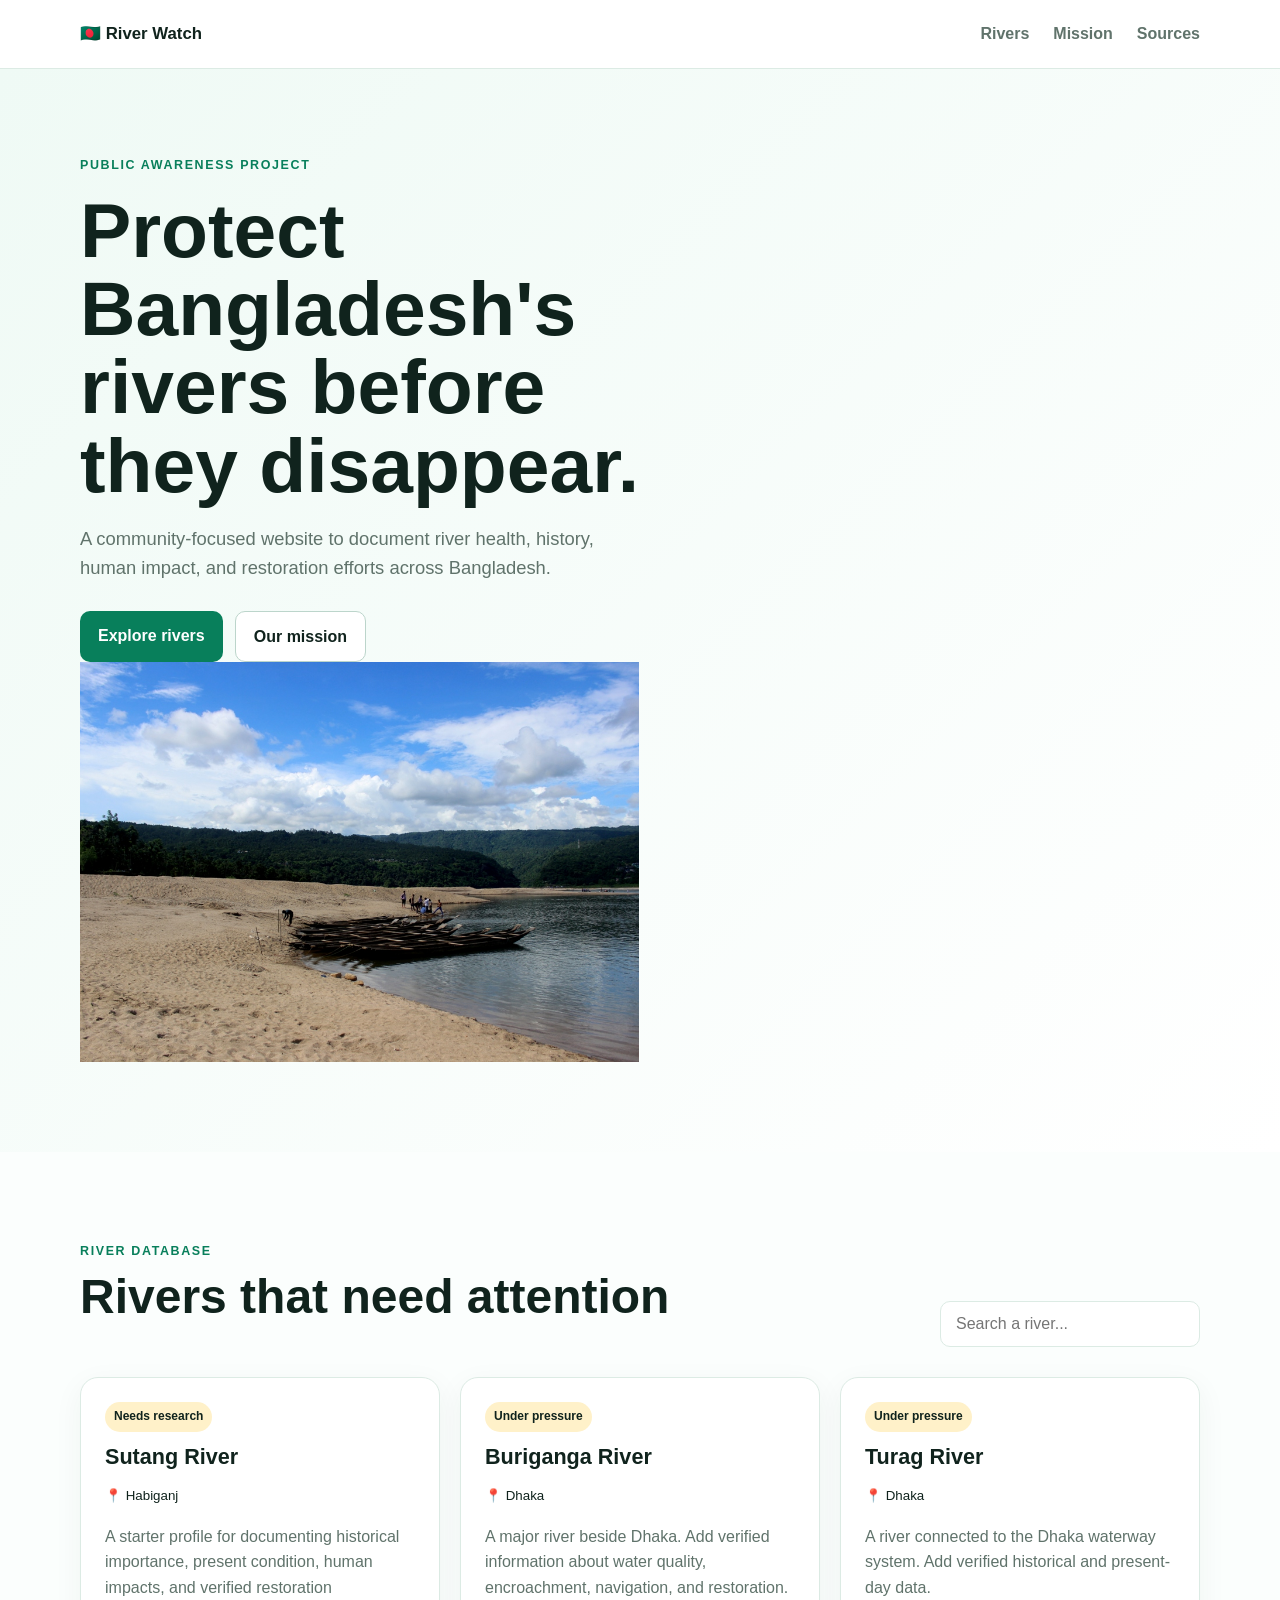
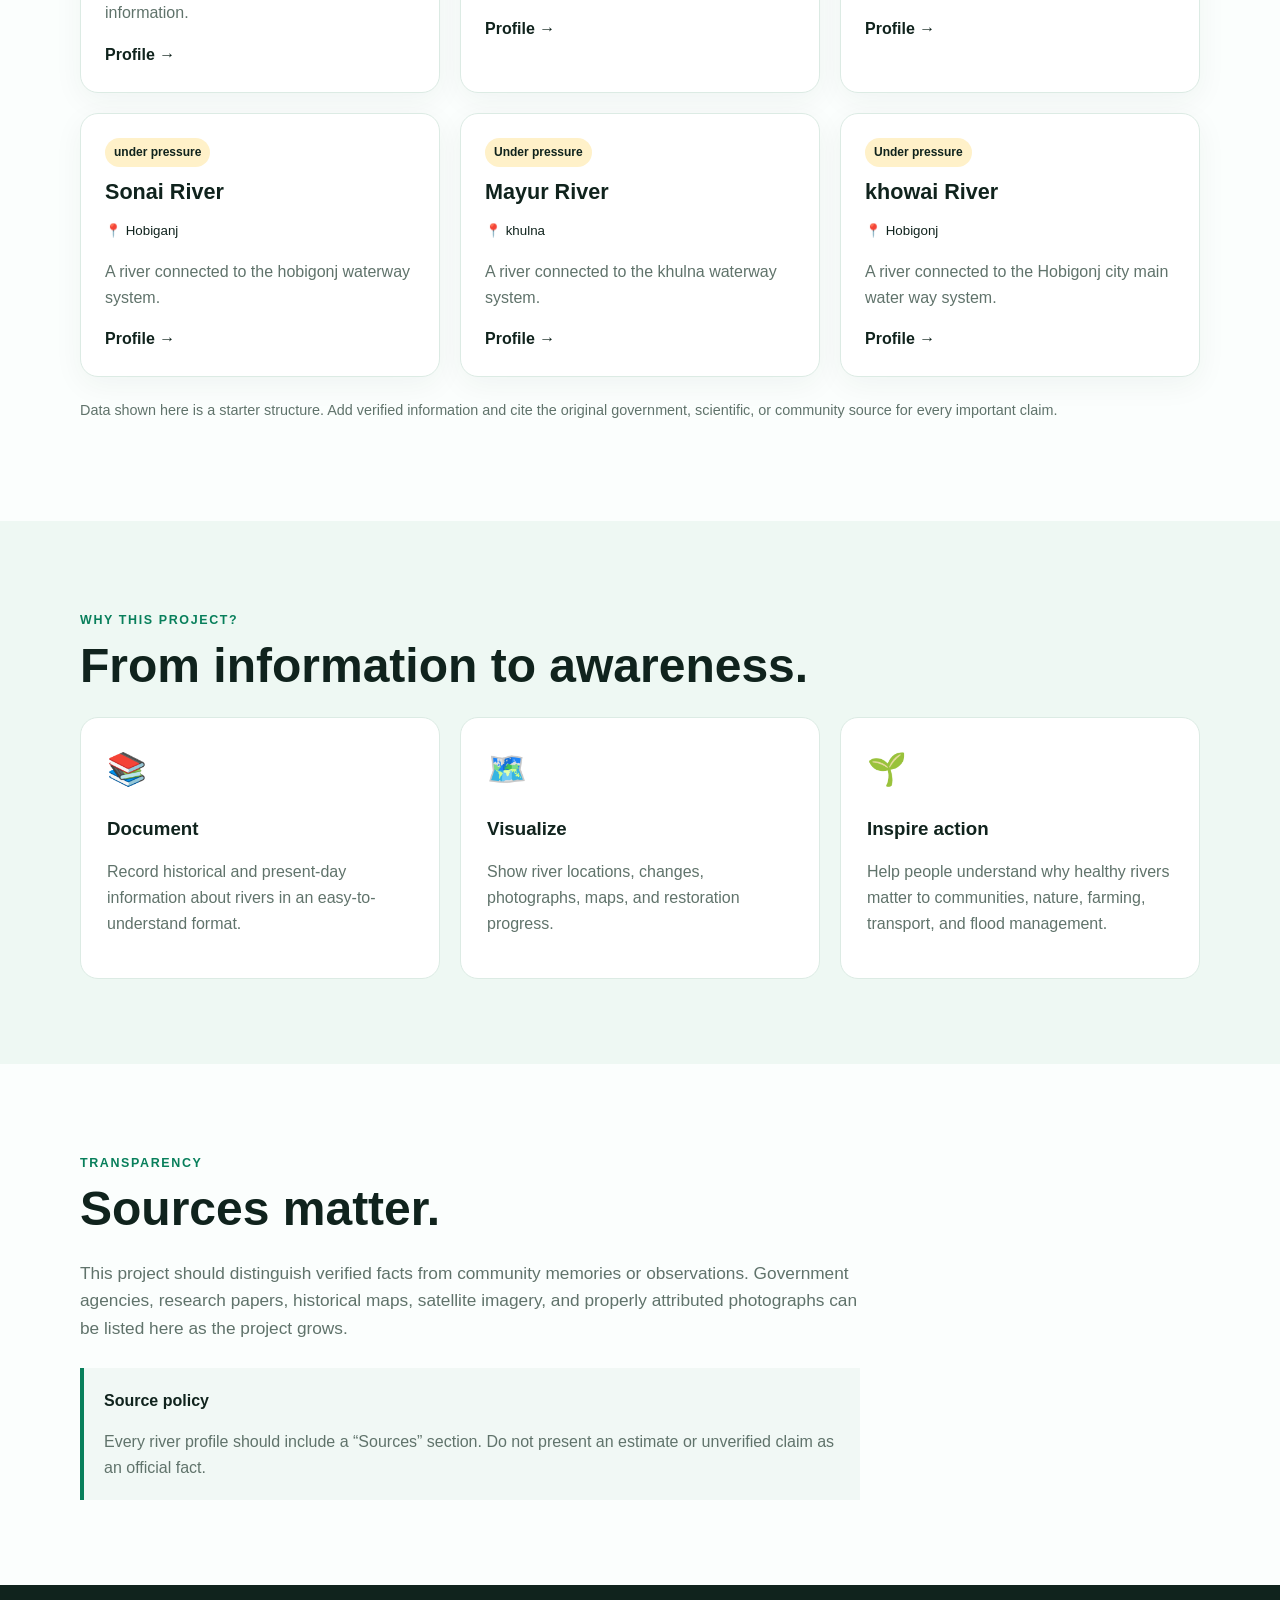
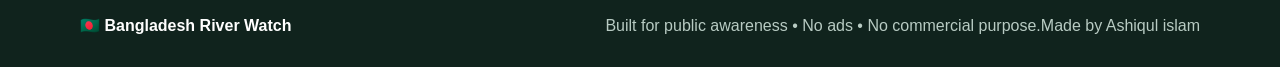
<file: index.html>
<!DOCTYPE html>
<html lang="en">
<head>
  <meta charset="UTF-8">
  <meta name="viewport" content="width=device-width, initial-scale=1.0">
  <title>Bangladesh River Watch</title>
  <meta name="description" content="A public-awareness project documenting the condition, history, and restoration of rivers in Bangladesh.">
  <link rel="stylesheet" href="style.css">
</head>
<body>
  <header class="site-header">
    <nav class="nav container">
      <a class="logo" href="#home">🇧🇩 River Watch</a>
      <div class="nav-links">
        <a href="#rivers">Rivers</a>
        <a href="#mission">Mission</a>
        <a href="#sources">Sources</a>
      </div>
    </nav>
  </header>

  <main>
    <section id="home" class="hero">
      <div class="container hero-grid">
        <div>
          <span class="eyebrow">PUBLIC AWARENESS PROJECT</span>
          <h1>Protect Bangladesh's rivers before they disappear.</h1>
          <p class="hero-text">
            A community-focused website to document river health, history,
            human impact, and restoration efforts across Bangladesh.
          </p>
          <div class="buttons">
            <a class="btn primary" href="#rivers">Explore rivers</a>
            <a class="btn secondary" href="#mission">Our mission</a>
          </div>
          <img src="Image 2026-09-13 at 04.34.53.jpeg"class="hero-image"alt=" bangladesh river">
        </div>
      </div>
    </section>

    <section id="rivers" class="section container">
      <div class="section-heading">
        <div>
          <span class="eyebrow">RIVER DATABASE</span>
          <h2>Rivers that need attention</h2>
        </div>
        <input id="search" class="search" type="search" placeholder="Search a river...">
      </div>

      <div id="riverGrid" class="river-grid"></div>
      <p class="note">Data shown here is a starter structure. Add verified information and cite the original government, scientific, or community source for every important claim.</p>
    </section>

    <section id="mission" class="section mission">
      <div class="container">
        <span class="eyebrow">WHY THIS PROJECT?</span>
        <h2>From information to awareness.</h2>
        <div class="mission-grid">
          <article><span>📚</span><h3>Document</h3><p>Record historical and present-day information about rivers in an easy-to-understand format.</p></article>
          <article><span>🗺️</span><h3>Visualize</h3><p>Show river locations, changes, photographs, maps, and restoration progress.</p></article>
          <article><span>🌱</span><h3>Inspire action</h3><p>Help people understand why healthy rivers matter to communities, nature, farming, transport, and flood management.</p></article>
        </div>
      </div>
    </section>

    <section id="sources" class="section container">
      <span class="eyebrow">TRANSPARENCY</span>
      <h2>Sources matter.</h2>
      <p class="source-text">
        This project should distinguish verified facts from community memories or observations.
        Government agencies, research papers, historical maps, satellite imagery, and properly
        attributed photographs can be listed here as the project grows.
      </p>
      <div class="source-box">
        <strong>Source policy</strong>
        <p>Every river profile should include a “Sources” section. Do not present an estimate or unverified claim as an official fact.</p>
      </div>
    </section>
  </main>

  <footer>
    <div class="container footer-content">
      <strong>🇧🇩 Bangladesh River Watch</strong>
      <span>Built for public awareness • No ads • No commercial purpose.Made by Ashiqul islam </span>
    </div>
  </footer>

  <script src="script.js"></script>
</body>
</html>
</file>
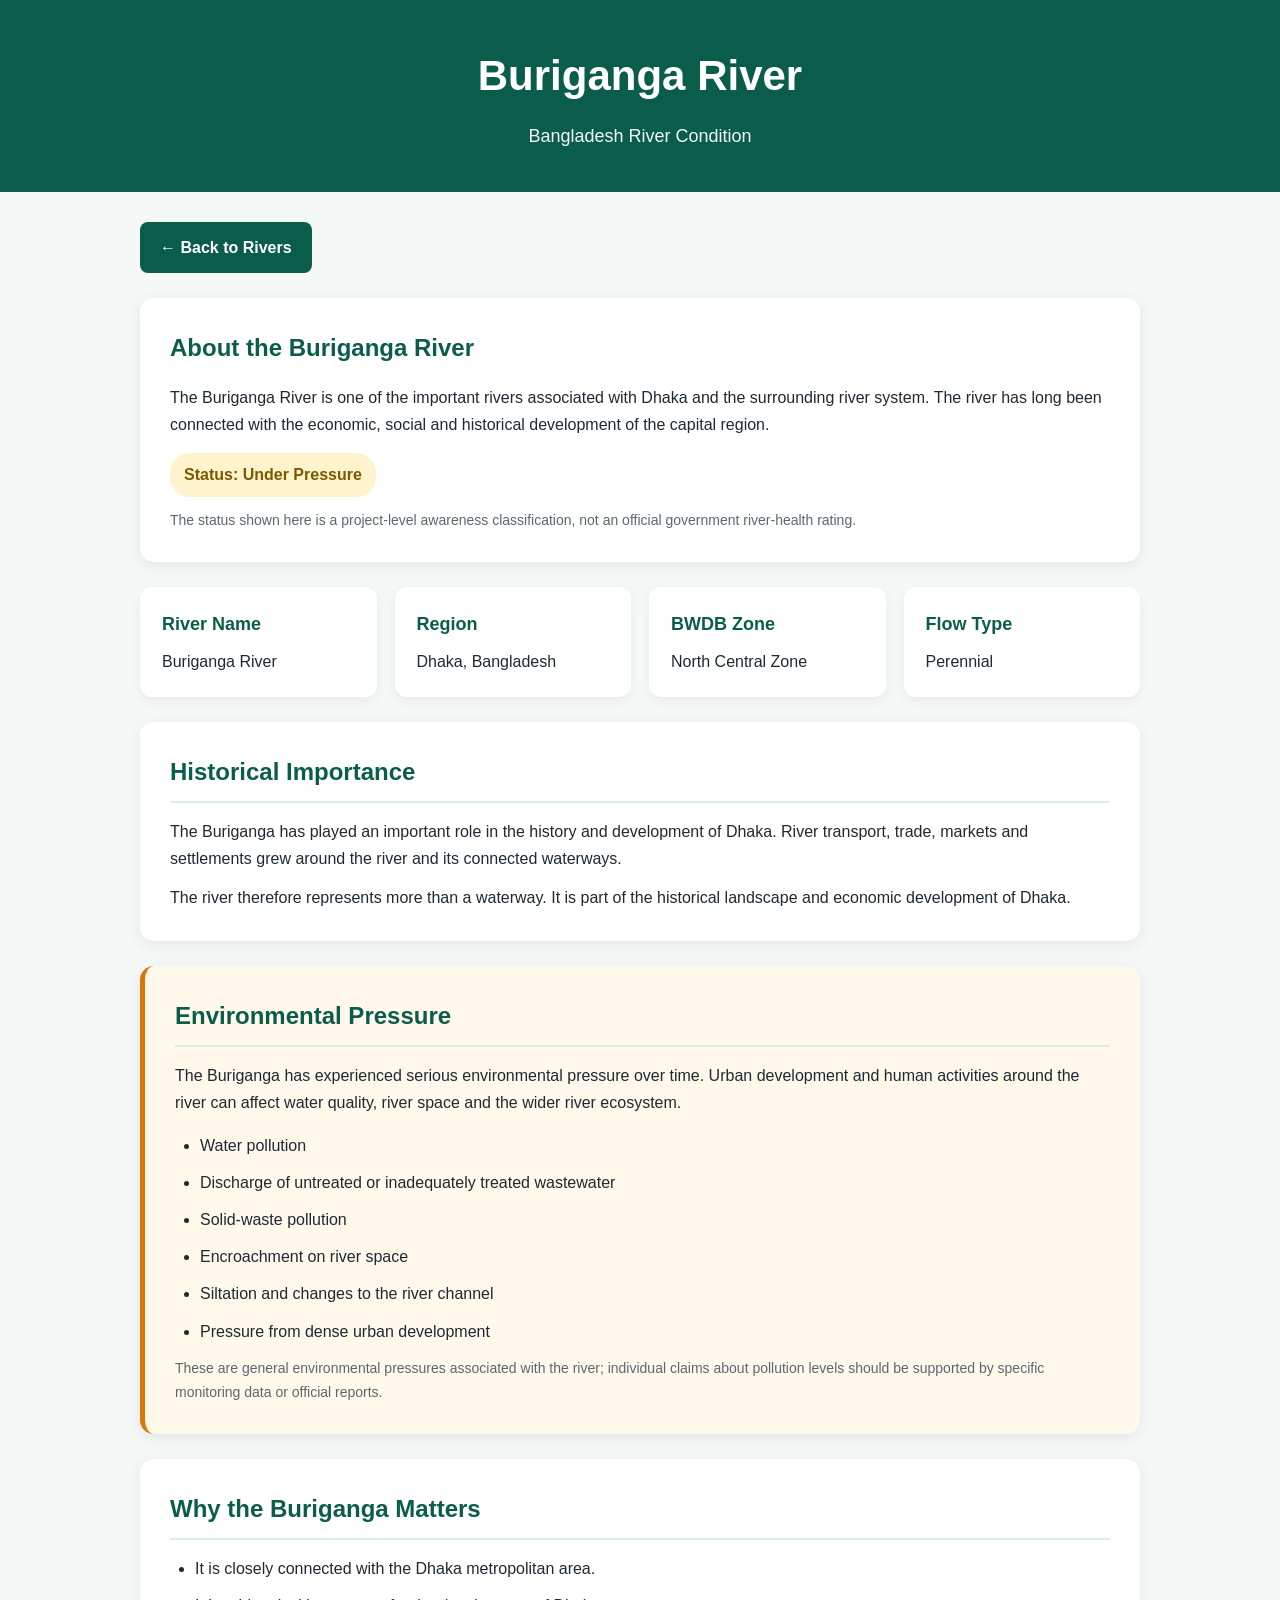
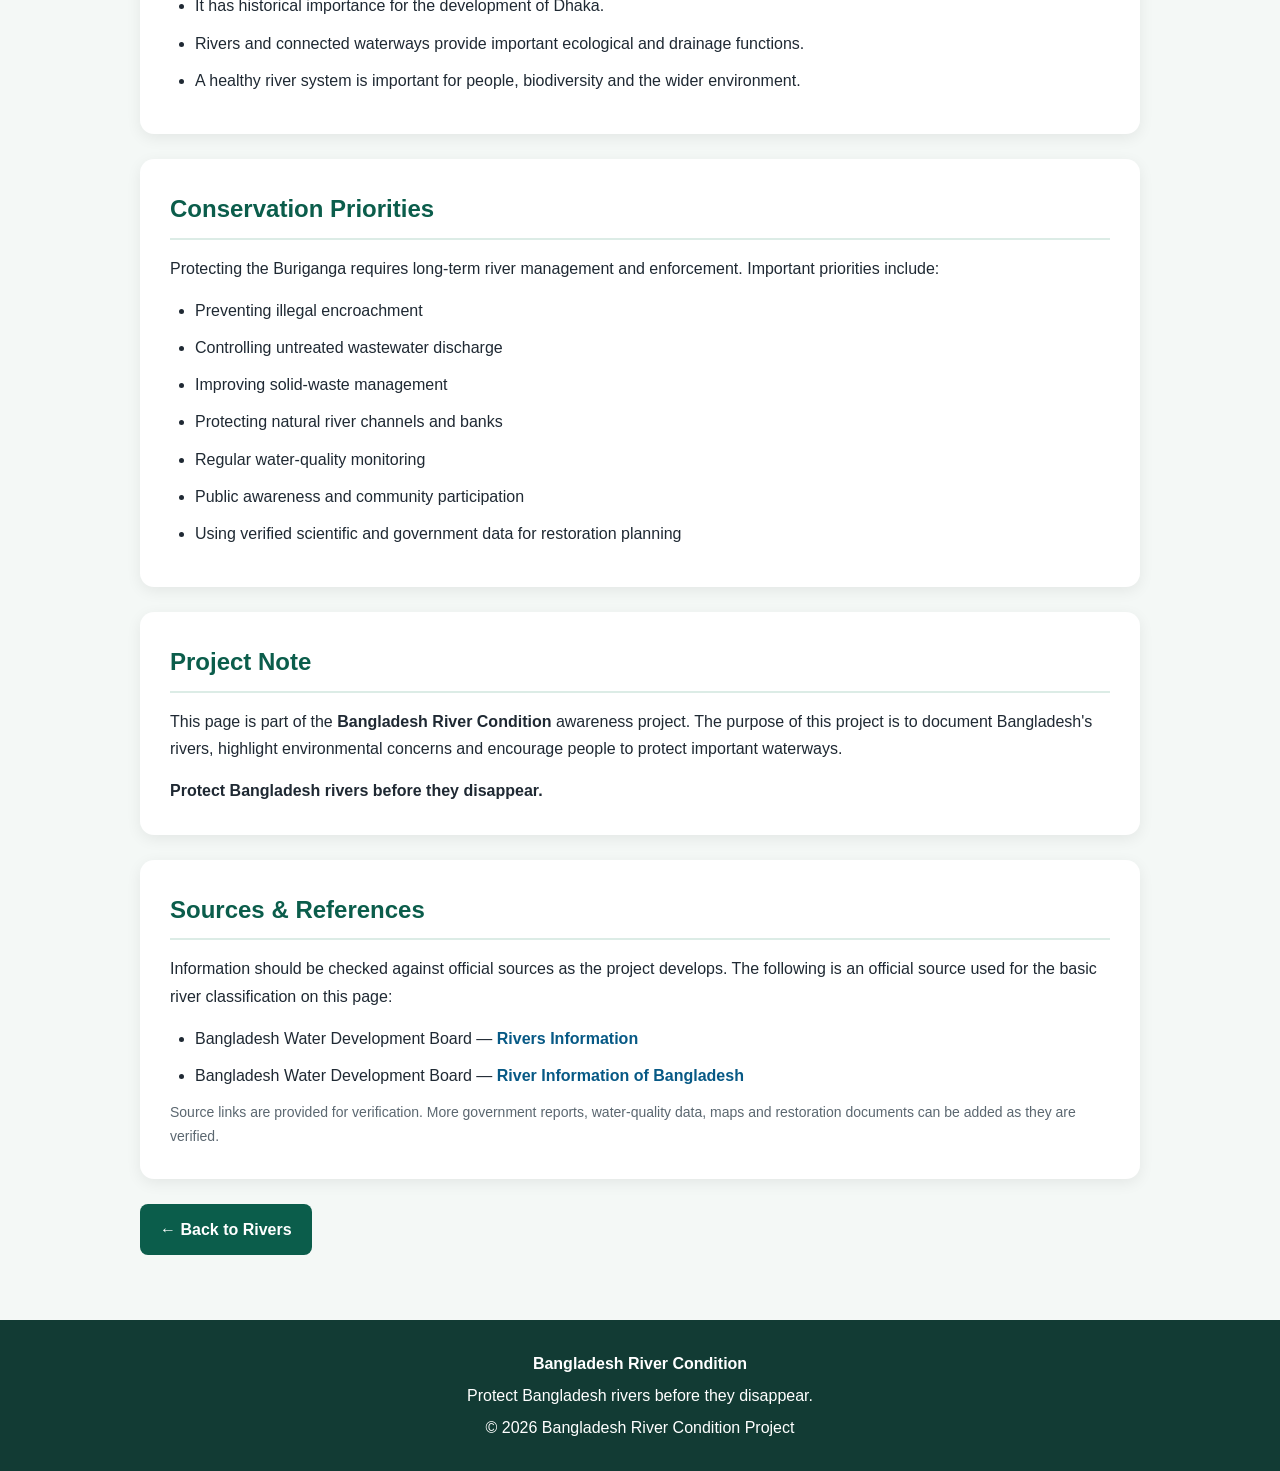
<file: 1buriganga-river.html>
<!DOCTYPE html>
<html lang="en">
<head>
  <meta charset="UTF-8">

  <meta name="viewport" content="width=device-width, initial-scale=1.0">

  <title>Buriganga River | Bangladesh River Condition</title>

  <meta
    name="description"
    content="Information about the Buriganga River, its importance, environmental pressures, and conservation."
  >

  <style>
    * {
      box-sizing: border-box;
      margin: 0;
      padding: 0;
    }

    body {
      font-family: Arial, Helvetica, sans-serif;
      background: #f4f8f6;
      color: #1f2933;
      line-height: 1.7;
    }

    header {
      background: #0b5d4b;
      color: white;
      padding: 40px 20px;
      text-align: center;
    }

    header h1 {
      font-size: 42px;
      margin-bottom: 10px;
    }

    header p {
      font-size: 18px;
      opacity: 0.95;
    }

    .container {
      width: 90%;
      max-width: 1000px;
      margin: 30px auto;
    }

    .hero {
      background: white;
      border-radius: 14px;
      padding: 30px;
      margin-bottom: 25px;
      box-shadow: 0 4px 15px rgba(0, 0, 0, 0.08);
    }

    .hero h2 {
      color: #0b5d4b;
      margin-bottom: 15px;
    }

    .status {
      display: inline-block;
      background: #fff3cd;
      color: #7a5b00;
      padding: 8px 14px;
      border-radius: 20px;
      font-weight: bold;
      margin-top: 15px;
    }

    .info-grid {
      display: grid;
      grid-template-columns: repeat(auto-fit, minmax(220px, 1fr));
      gap: 18px;
      margin-bottom: 25px;
    }

    .info-card {
      background: white;
      padding: 22px;
      border-radius: 12px;
      box-shadow: 0 4px 12px rgba(0, 0, 0, 0.06);
    }

    .info-card h3 {
      color: #0b5d4b;
      margin-bottom: 8px;
      font-size: 18px;
    }

    .section {
      background: white;
      padding: 30px;
      margin-bottom: 25px;
      border-radius: 14px;
      box-shadow: 0 4px 15px rgba(0, 0, 0, 0.07);
    }

    .section h2 {
      color: #0b5d4b;
      margin-bottom: 15px;
      border-bottom: 2px solid #dcece6;
      padding-bottom: 8px;
    }

    .section ul {
      padding-left: 25px;
    }

    .section li {
      margin-bottom: 10px;
    }

    .warning {
      border-left: 5px solid #d97706;
      background: #fff8eb;
    }

    .source-list a {
      color: #075985;
      text-decoration: none;
      font-weight: bold;
    }

    .source-list a:hover {
      text-decoration: underline;
    }

    .back-button {
      display: inline-block;
      background: #0b5d4b;
      color: white;
      text-decoration: none;
      padding: 12px 20px;
      border-radius: 8px;
      margin-bottom: 25px;
      font-weight: bold;
    }

    .back-button:hover {
      background: #084638;
    }

    footer {
      background: #123b34;
      color: white;
      text-align: center;
      padding: 25px 15px;
      margin-top: 40px;
    }

    footer p {
      margin: 5px 0;
    }

    .small-note {
      font-size: 14px;
      color: #5b6770;
      margin-top: 12px;
    }

    @media (max-width: 600px) {
      header h1 {
        font-size: 32px;
      }

      .hero,
      .section {
        padding: 22px;
      }
    }
  </style>
</head>

<body>

  <header>
    <h1>Buriganga River</h1>
    <p>Bangladesh River Condition</p>
  </header>

  <main class="container">

    <!-- Back button -->
    <a class="back-button" href="index.html#rivers">
      ← Back to Rivers
    </a>

    <!-- Introduction -->
    <section class="hero">
      <h2>About the Buriganga River</h2>

      <p>
        The Buriganga River is one of the important rivers associated with
        Dhaka and the surrounding river system. The river has long been
        connected with the economic, social and historical development of
        the capital region.
      </p>

      <span class="status">Status: Under Pressure</span>

      <p class="small-note">
        The status shown here is a project-level awareness classification,
        not an official government river-health rating.
      </p>
    </section>

    <!-- Basic information -->
    <section class="info-grid">

      <div class="info-card">
        <h3>River Name</h3>
        <p>Buriganga River</p>
      </div>

      <div class="info-card">
        <h3>Region</h3>
        <p>Dhaka, Bangladesh</p>
      </div>

      <div class="info-card">
        <h3>BWDB Zone</h3>
        <p>North Central Zone</p>
      </div>

      <div class="info-card">
        <h3>Flow Type</h3>
        <p>Perennial</p>
      </div>

    </section>

    <!-- Historical importance -->
    <section class="section">
      <h2>Historical Importance</h2>

      <p>
        The Buriganga has played an important role in the history and
        development of Dhaka. River transport, trade, markets and settlements
        grew around the river and its connected waterways.
      </p>

      <p style="margin-top: 12px;">
        The river therefore represents more than a waterway. It is part of
        the historical landscape and economic development of Dhaka.
      </p>
    </section>

    <!-- Environmental pressure -->
    <section class="section warning">
      <h2>Environmental Pressure</h2>

      <p>
        The Buriganga has experienced serious environmental pressure over
        time. Urban development and human activities around the river can
        affect water quality, river space and the wider river ecosystem.
      </p>

      <ul style="margin-top: 15px;">
        <li>Water pollution</li>
        <li>Discharge of untreated or inadequately treated wastewater</li>
        <li>Solid-waste pollution</li>
        <li>Encroachment on river space</li>
        <li>Siltation and changes to the river channel</li>
        <li>Pressure from dense urban development</li>
      </ul>

      <p class="small-note">
        These are general environmental pressures associated with the river;
        individual claims about pollution levels should be supported by
        specific monitoring data or official reports.
      </p>
    </section>

    <!-- Why it matters -->
    <section class="section">
      <h2>Why the Buriganga Matters</h2>

      <ul>
        <li>
          It is closely connected with the Dhaka metropolitan area.
        </li>

        <li>
          It has historical importance for the development of Dhaka.
        </li>

        <li>
          Rivers and connected waterways provide important ecological and
          drainage functions.
        </li>

        <li>
          A healthy river system is important for people, biodiversity and
          the wider environment.
        </li>
      </ul>
    </section>

    <!-- Conservation -->
    <section class="section">
      <h2>Conservation Priorities</h2>

      <p>
        Protecting the Buriganga requires long-term river management and
        enforcement. Important priorities include:
      </p>

      <ul style="margin-top: 15px;">
        <li>Preventing illegal encroachment</li>
        <li>Controlling untreated wastewater discharge</li>
        <li>Improving solid-waste management</li>
        <li>Protecting natural river channels and banks</li>
        <li>Regular water-quality monitoring</li>
        <li>Public awareness and community participation</li>
        <li>Using verified scientific and government data for restoration planning</li>
      </ul>
    </section>

    <!-- Project note -->
    <section class="section">
      <h2>Project Note</h2>

      <p>
        This page is part of the
        <strong>Bangladesh River Condition</strong> awareness project.
        The purpose of this project is to document Bangladesh's rivers,
        highlight environmental concerns and encourage people to protect
        important waterways.
      </p>

      <p style="margin-top: 15px; font-weight: bold;">
        Protect Bangladesh rivers before they disappear.
      </p>
    </section>

    <!-- Sources -->
    <section class="section source-list">
      <h2>Sources & References</h2>

      <p>
        Information should be checked against official sources as the project
        develops. The following is an official source used for the basic river
        classification on this page:
      </p>

      <ul style="margin-top: 15px;">

        <li>
          Bangladesh Water Development Board —
          <a
            href="https://en.bwdb.gov.bd/rivers-information"
            target="_blank"
            rel="noopener noreferrer"
          >
            Rivers Information
          </a>
        </li>

        <li>
          Bangladesh Water Development Board —
          <a
            href="https://www.bwdb.gov.bd/page/361"
            target="_blank"
            rel="noopener noreferrer"
          >
            River Information of Bangladesh
          </a>
        </li>

      </ul>

      <p class="small-note">
        Source links are provided for verification. More government reports,
        water-quality data, maps and restoration documents can be added as
        they are verified.
      </p>
    </section>

    <!-- Back button -->
    <a class="back-button" href="index.html#rivers">
      ← Back to Rivers
    </a>

  </main>

  <footer>
    <p><strong>Bangladesh River Condition</strong></p>
    <p>Protect Bangladesh rivers before they disappear.</p>
    <p>© 2026 Bangladesh River Condition Project</p>
  </footer>

</body>
</html>
</file>
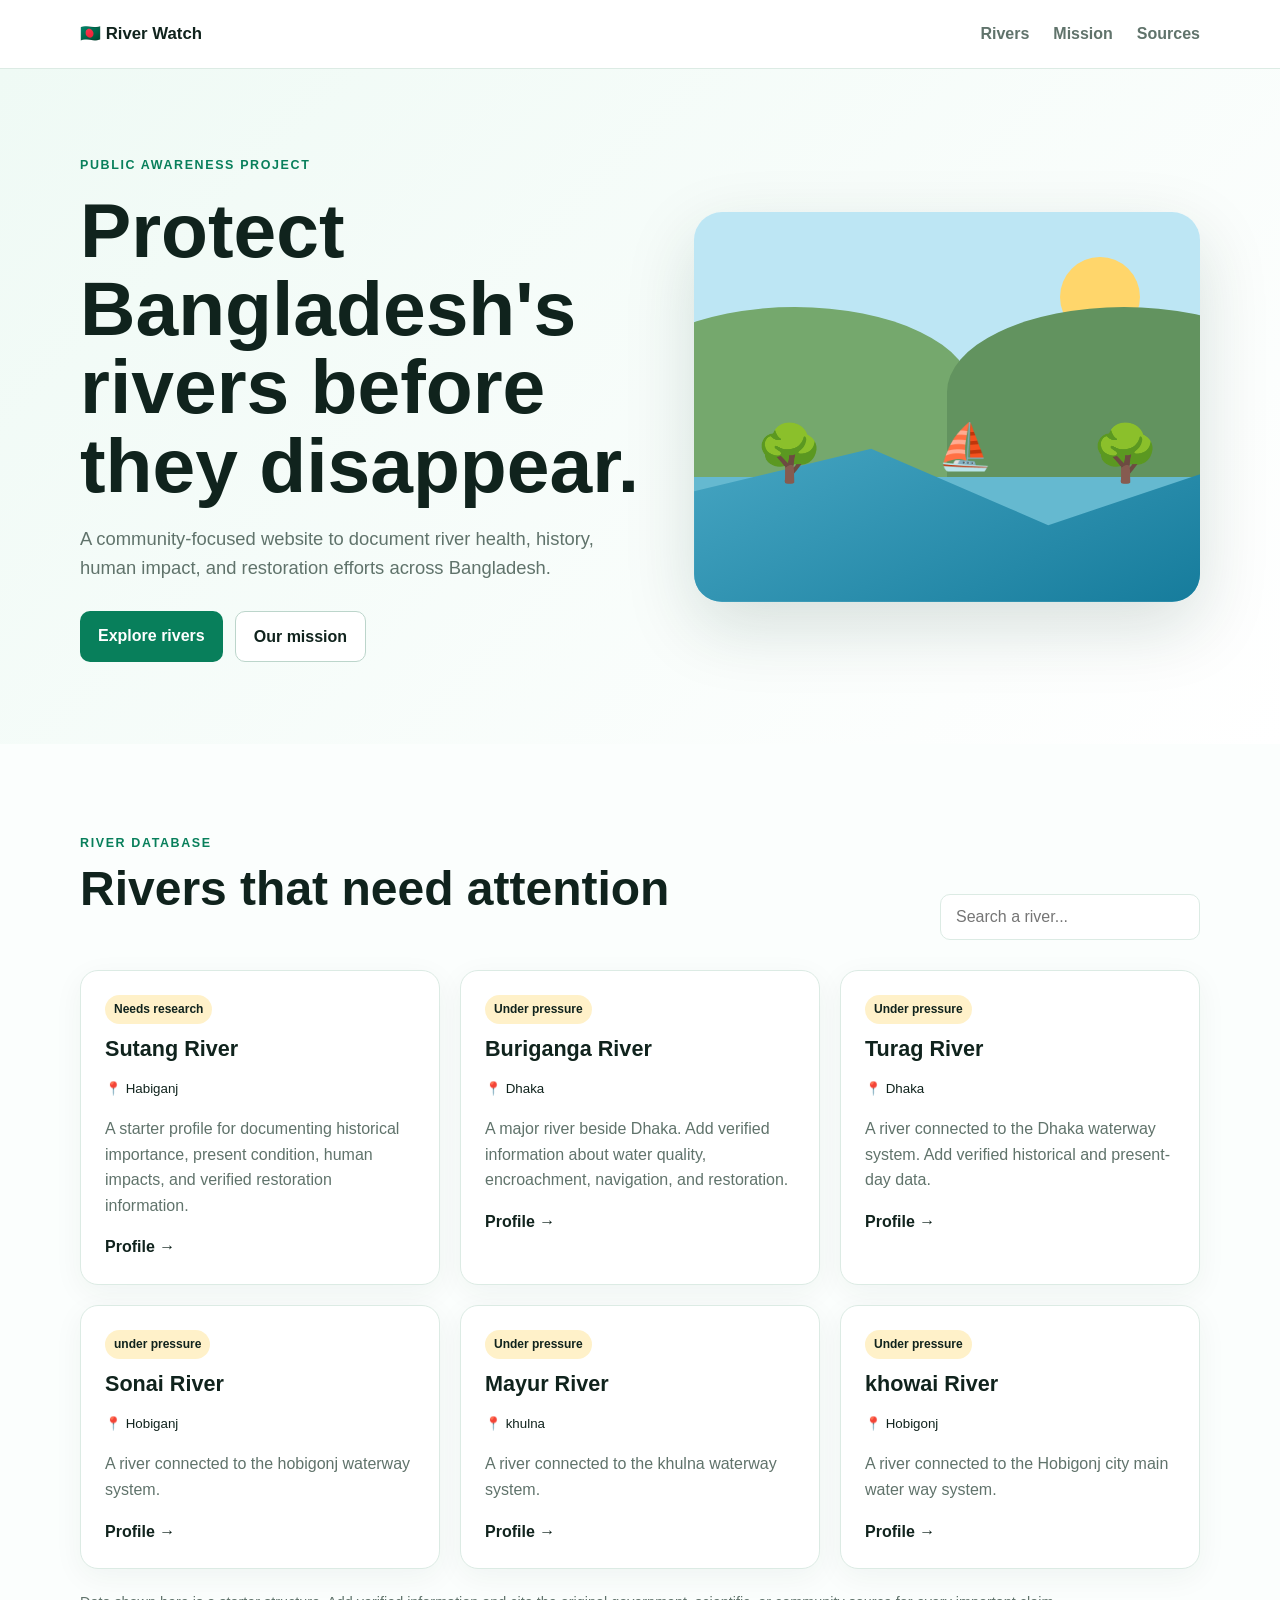
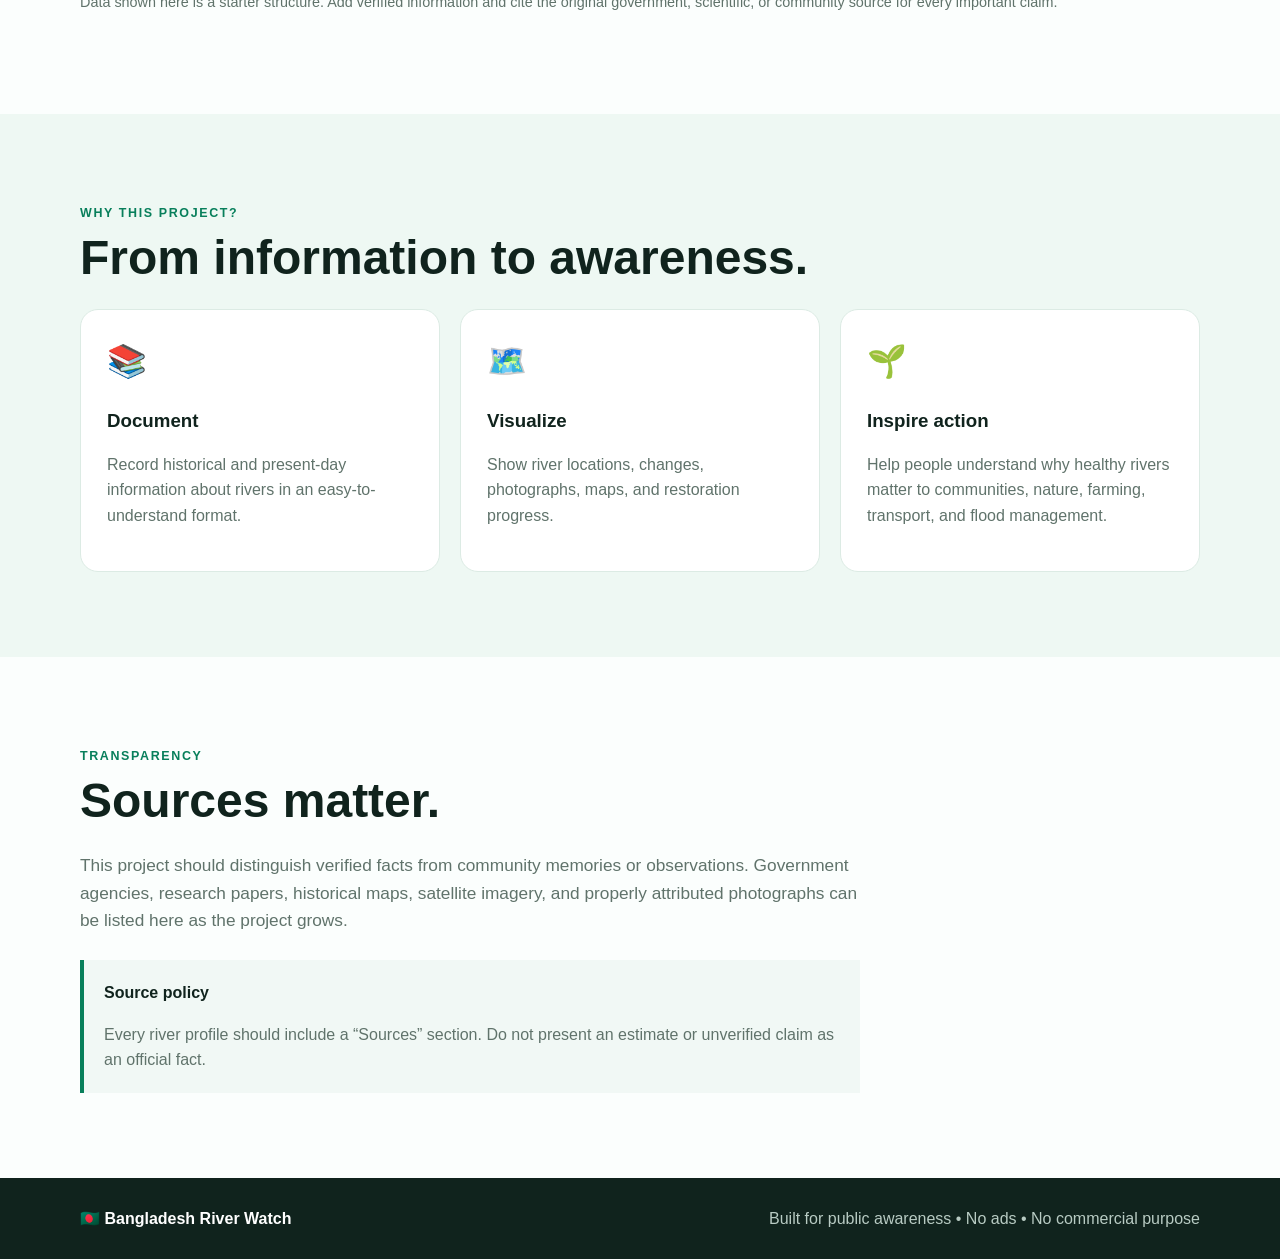
<file: index.html.html>
<!DOCTYPE html>
<html lang="en">
<head>
  <meta charset="UTF-8">
  <meta name="viewport" content="width=device-width, initial-scale=1.0">
  <title>Bangladesh River Watch</title>
  <meta name="description" content="A public-awareness project documenting the condition, history, and restoration of rivers in Bangladesh.">
  <link rel="stylesheet" href="style.css">
</head>
<body>
  <header class="site-header">
    <nav class="nav container">
      <a class="logo" href="#home">🇧🇩 River Watch</a>
      <div class="nav-links">
        <a href="#rivers">Rivers</a>
        <a href="#mission">Mission</a>
        <a href="#sources">Sources</a>
      </div>
    </nav>
  </header>

  <main>
    <section id="home" class="hero">
      <div class="container hero-grid">
        <div>
          <span class="eyebrow">PUBLIC AWARENESS PROJECT</span>
          <h1>Protect Bangladesh's rivers before they disappear.</h1>
          <p class="hero-text">
            A community-focused website to document river health, history,
            human impact, and restoration efforts across Bangladesh.
          </p>
          <div class="buttons">
            <a class="btn primary" href="#rivers">Explore rivers</a>
            <a class="btn secondary" href="#mission">Our mission</a>
          </div>
        </div>
        <div class="river-art" aria-label="Illustration of a river">
          <div class="sun"></div>
          <div class="hill h1"></div>
          <div class="hill h2"></div>
          <div class="water"></div>
          <div class="boat">⛵</div>
          <div class="tree t1">🌳</div>
          <div class="tree t2">🌳</div>
        </div>
      </div>
    </section>

    <section id="rivers" class="section container">
      <div class="section-heading">
        <div>
          <span class="eyebrow">RIVER DATABASE</span>
          <h2>Rivers that need attention</h2>
        </div>
        <input id="search" class="search" type="search" placeholder="Search a river...">
      </div>

      <div id="riverGrid" class="river-grid"></div>
      <p class="note">Data shown here is a starter structure. Add verified information and cite the original government, scientific, or community source for every important claim.</p>
    </section>

    <section id="mission" class="section mission">
      <div class="container">
        <span class="eyebrow">WHY THIS PROJECT?</span>
        <h2>From information to awareness.</h2>
        <div class="mission-grid">
          <article><span>📚</span><h3>Document</h3><p>Record historical and present-day information about rivers in an easy-to-understand format.</p></article>
          <article><span>🗺️</span><h3>Visualize</h3><p>Show river locations, changes, photographs, maps, and restoration progress.</p></article>
          <article><span>🌱</span><h3>Inspire action</h3><p>Help people understand why healthy rivers matter to communities, nature, farming, transport, and flood management.</p></article>
        </div>
      </div>
    </section>

    <section id="sources" class="section container">
      <span class="eyebrow">TRANSPARENCY</span>
      <h2>Sources matter.</h2>
      <p class="source-text">
        This project should distinguish verified facts from community memories or observations.
        Government agencies, research papers, historical maps, satellite imagery, and properly
        attributed photographs can be listed here as the project grows.
      </p>
      <div class="source-box">
        <strong>Source policy</strong>
        <p>Every river profile should include a “Sources” section. Do not present an estimate or unverified claim as an official fact.</p>
      </div>
    </section>
  </main>

  <footer>
    <div class="container footer-content">
      <strong>🇧🇩 Bangladesh River Watch</strong>
      <span>Built for public awareness • No ads • No commercial purpose</span>
    </div>
  </footer>

  <script src="script.js"></script>
</body>
</html>
</file>
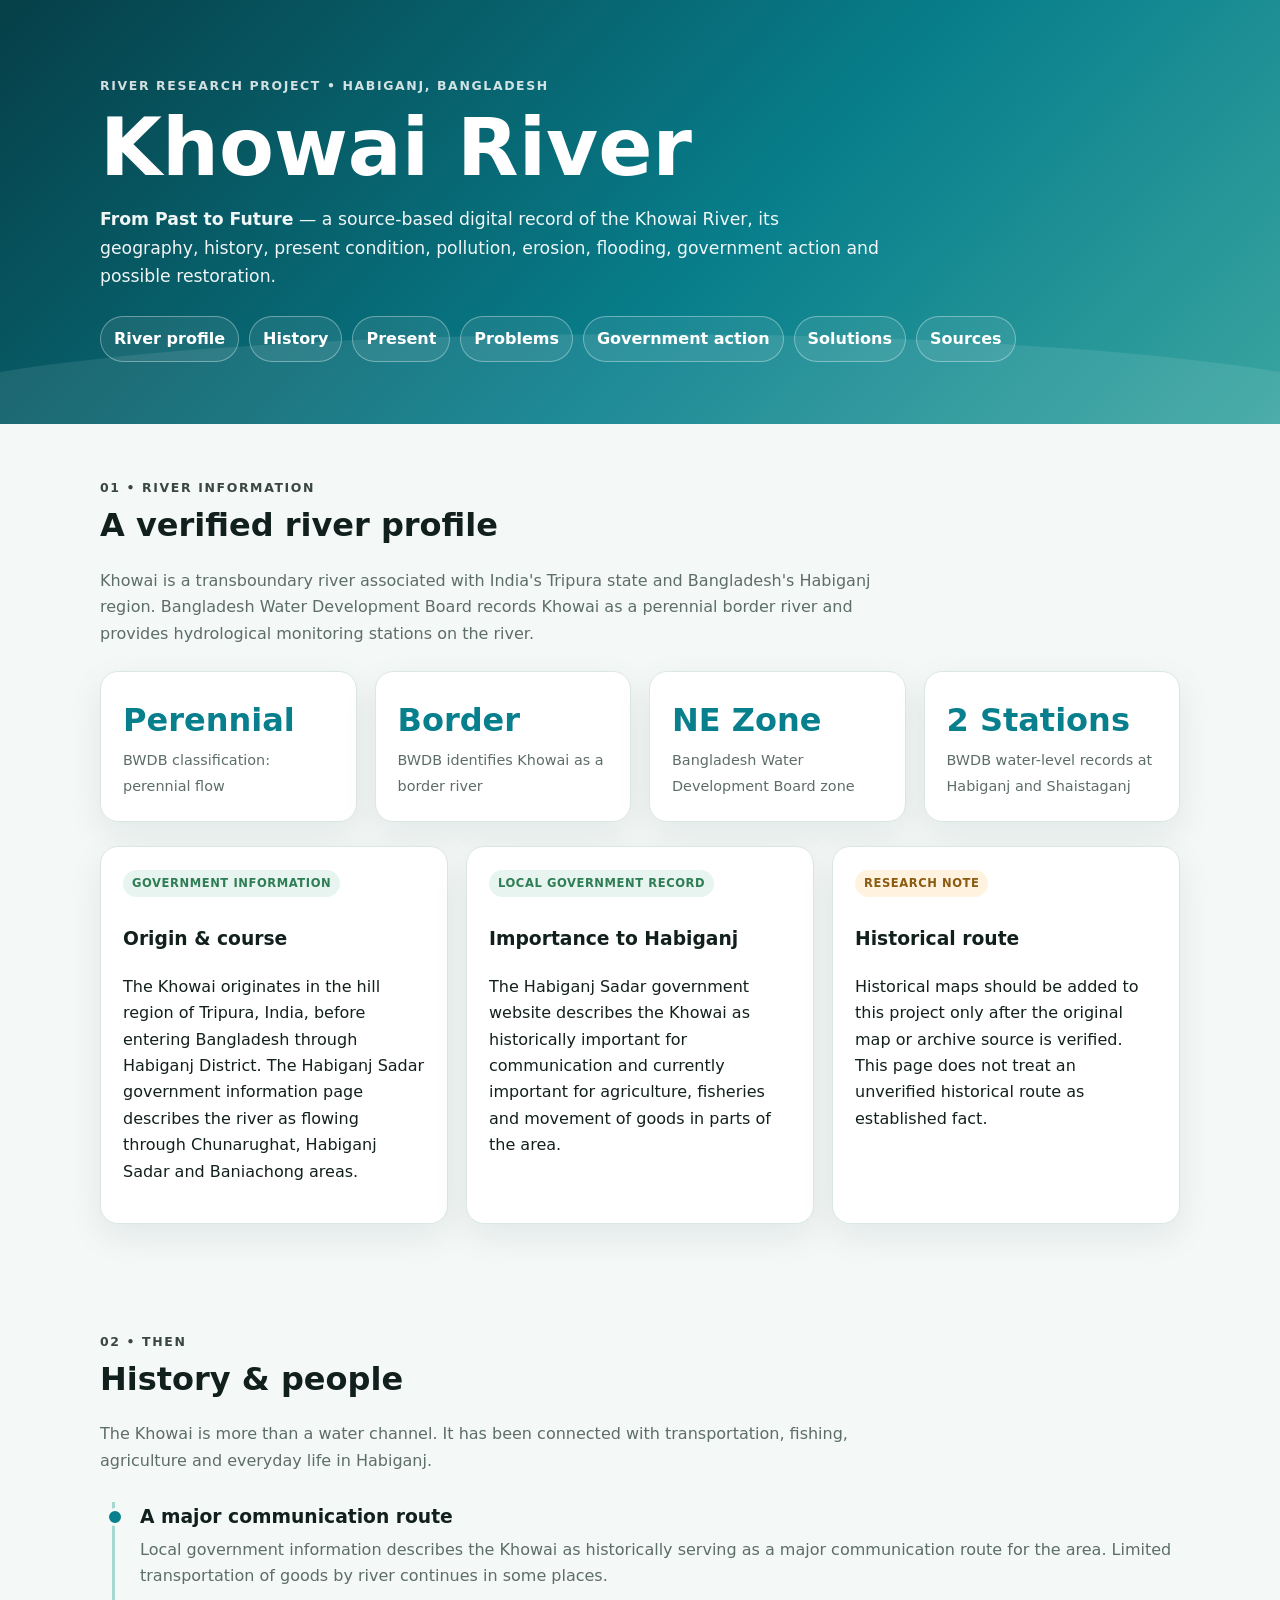
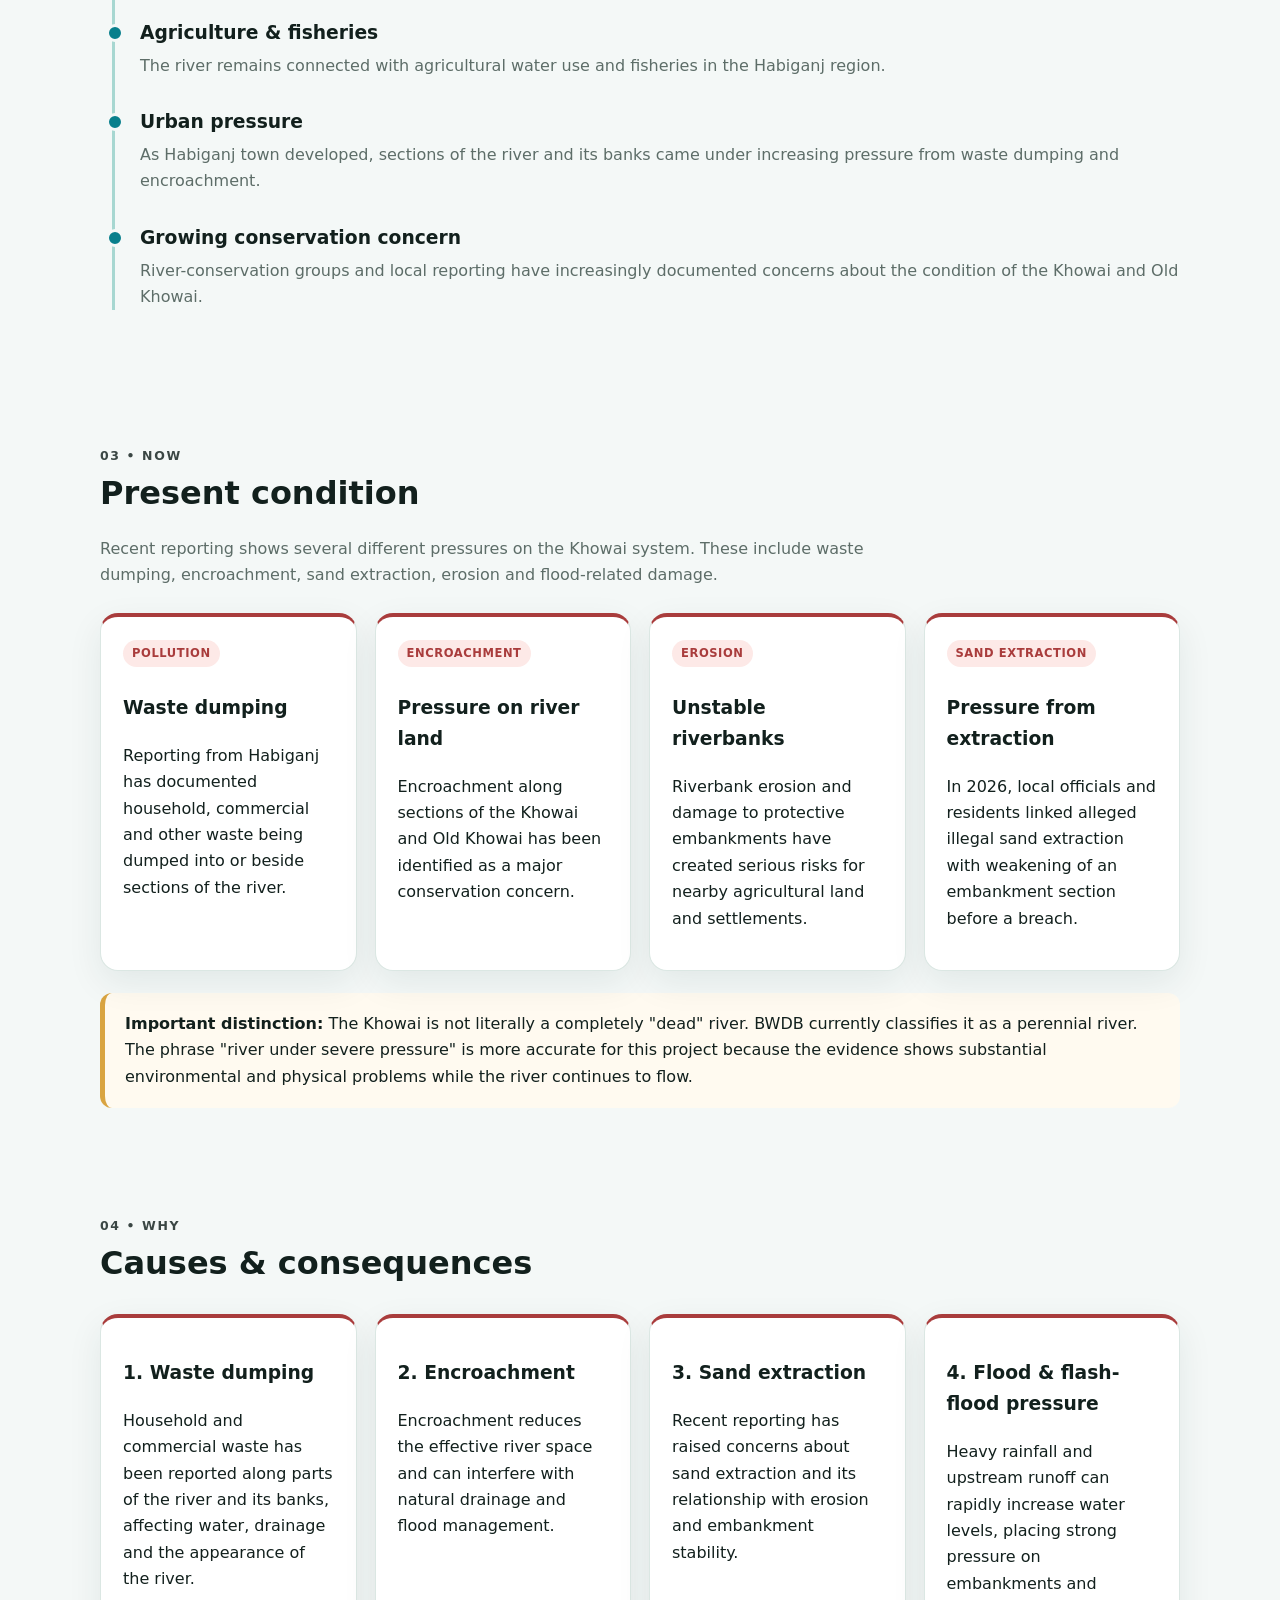
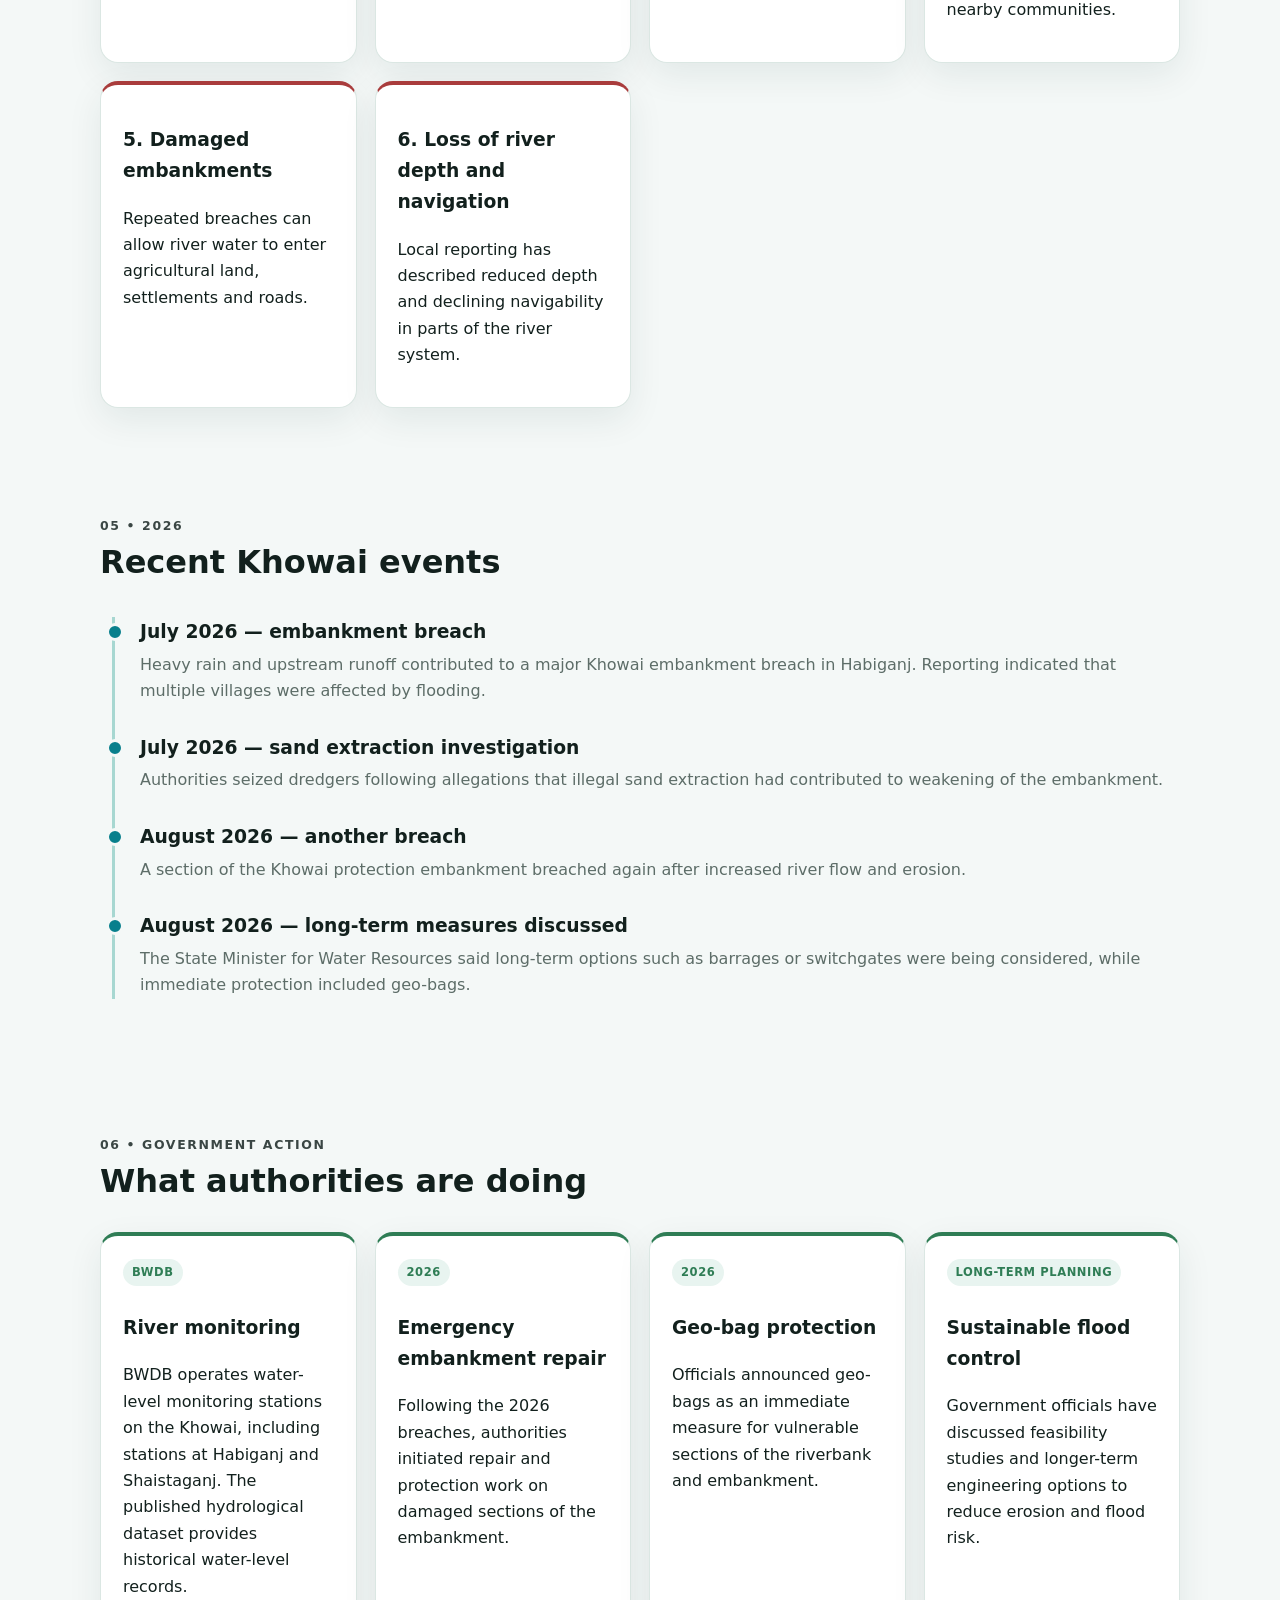
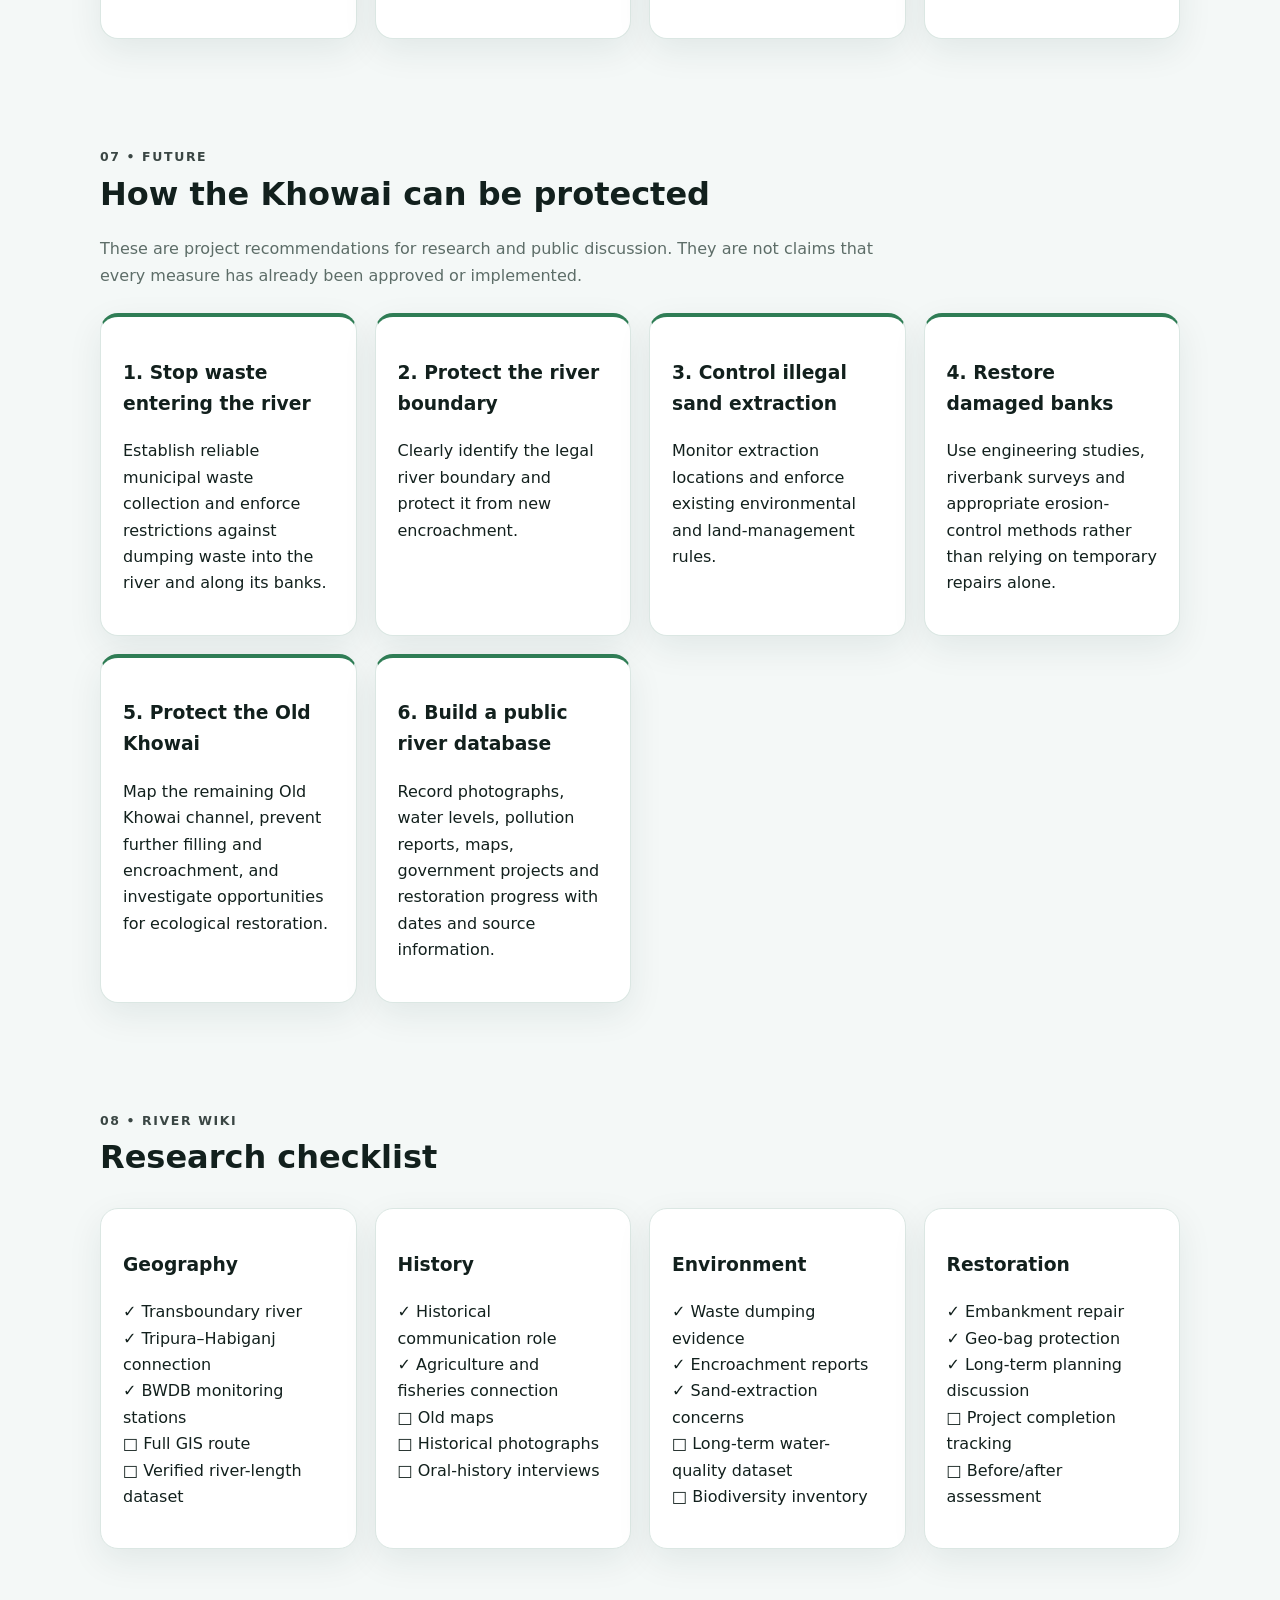
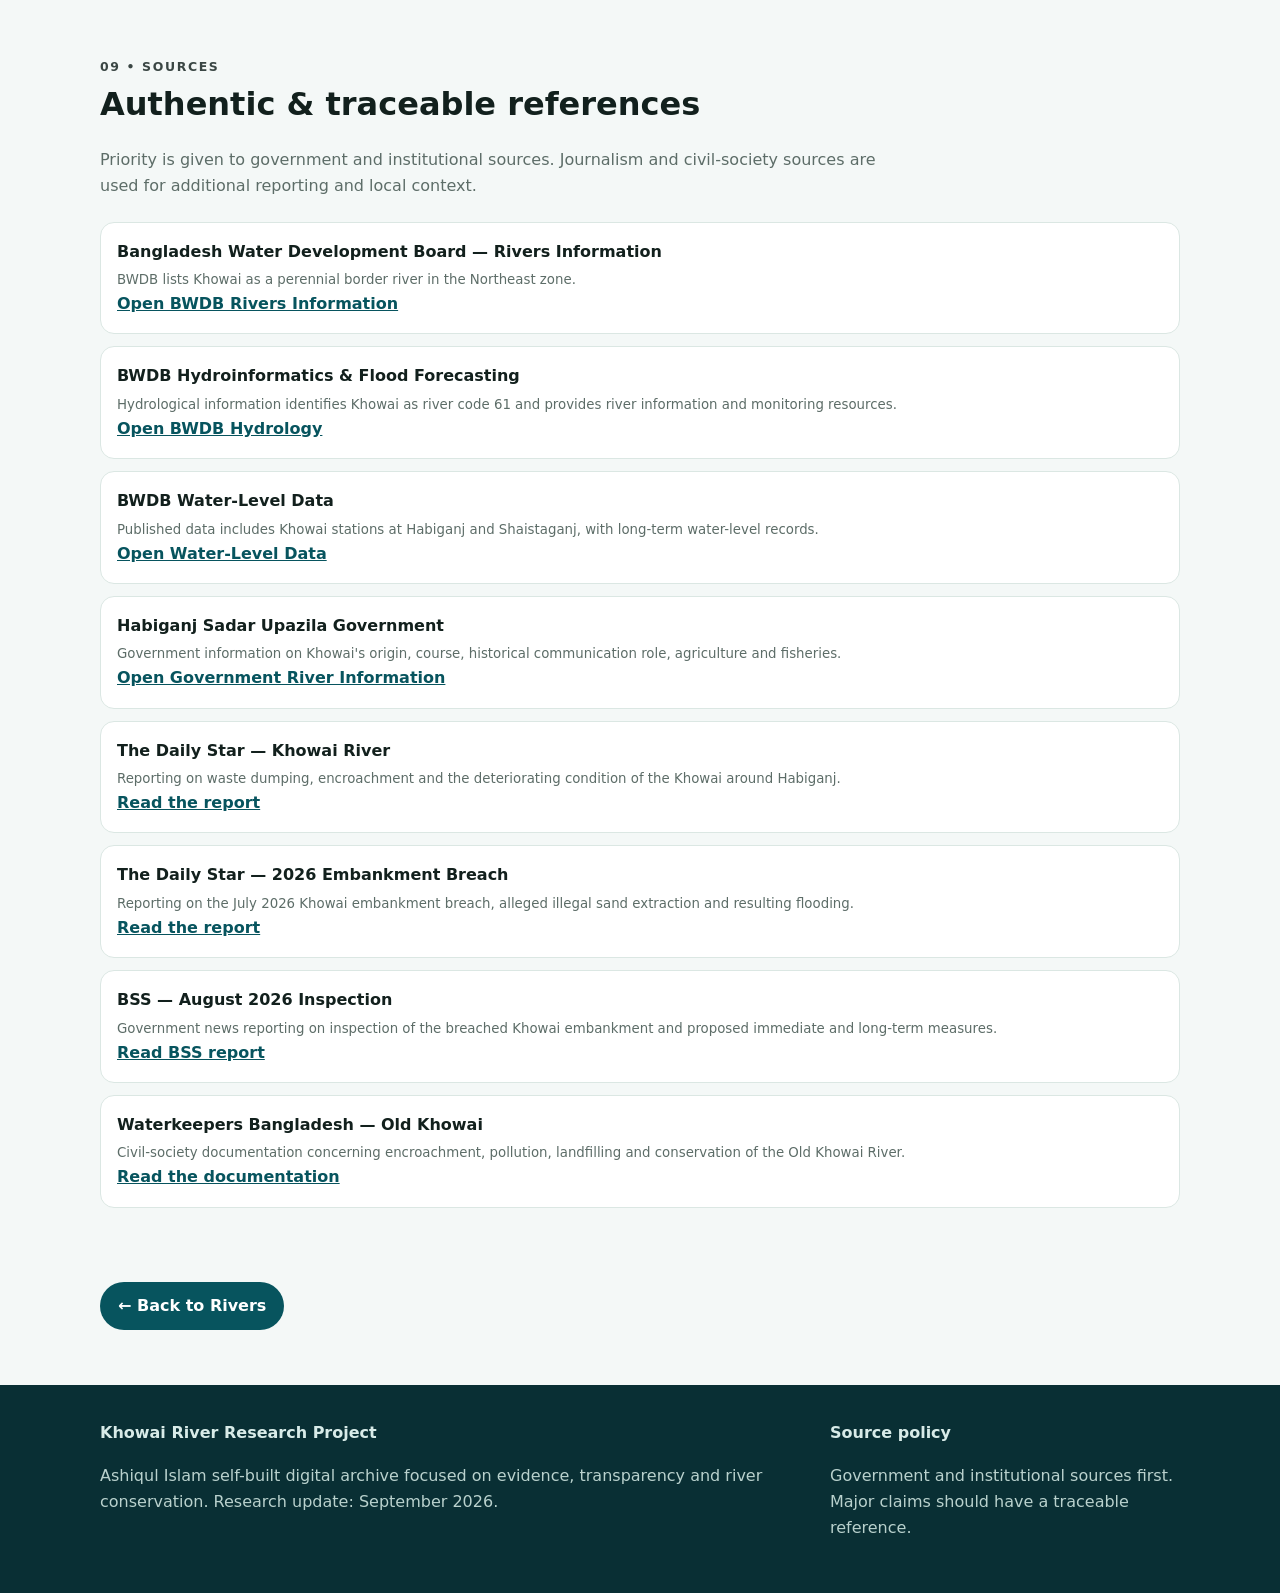
<file: khowai_river.html>
<!doctype html>
<html lang="en">
<head>
  <meta charset="utf-8">
  <meta name="viewport" content="width=device-width, initial-scale=1">

  <meta name="description"
        content="Khowai River research project — geography, history, present condition, pollution, erosion, government action and restoration.">

  <title>Khowai River — From Past to Future</title>

  <style>
    :root{
      --bg:#f4f8f7;
      --card:#fff;
      --ink:#12201d;
      --muted:#5d6d68;
      --line:#dbe7e3;
      --river:#087f8c;
      --deep:#07545e;
      --accent:#d9a441;
      --danger:#a93c3c;
      --good:#2f7d55;
      --shadow:0 12px 35px rgba(10,50,45,.08);
    }

    *{
      box-sizing:border-box;
    }

    html{
      scroll-behavior:smooth;
    }

    body{
      margin:0;
      font-family:system-ui,-apple-system,Segoe UI,Roboto,Arial,sans-serif;
      background:var(--bg);
      color:var(--ink);
      line-height:1.65;
    }

    a{
      color:var(--deep);
      font-weight:650;
    }

    .wrap{
      max-width:1120px;
      margin:auto;
      padding:0 20px;
    }

    /* HERO */

    header{
      background:linear-gradient(
        135deg,
        #063f48,
        #087f8c 58%,
        #3aa5a0
      );
      color:#fff;
      padding:76px 0 62px;
      position:relative;
      overflow:hidden;
    }

    header:after{
      content:"";
      position:absolute;
      inset:auto -10% -80px -10%;
      height:170px;
      background:rgba(255,255,255,.09);
      border-radius:50%;
    }

    .eyebrow{
      letter-spacing:.13em;
      text-transform:uppercase;
      font-size:.78rem;
      font-weight:800;
      opacity:.82;
    }

    h1{
      font-size:clamp(2.4rem,7vw,5rem);
      line-height:1.02;
      margin:10px 0 16px;
    }

    .hero p{
      max-width:780px;
      font-size:1.08rem;
      opacity:.94;
    }

    .hero-nav{
      display:flex;
      gap:10px;
      flex-wrap:wrap;
      margin-top:25px;
    }

    .hero-nav a{
      color:#fff;
      text-decoration:none;
      border:1px solid rgba(255,255,255,.35);
      padding:9px 13px;
      border-radius:999px;
      background:rgba(255,255,255,.08);
    }

    /* SECTIONS */

    section{
      padding:54px 0;
    }

    .section-title{
      font-size:2rem;
      margin:0 0 8px;
    }

    .lead{
      color:var(--muted);
      max-width:800px;
    }

    /* CARDS */

    .grid{
      display:grid;
      grid-template-columns:
        repeat(auto-fit,minmax(230px,1fr));
      gap:18px;
      margin-top:24px;
    }

    .card{
      background:var(--card);
      border:1px solid var(--line);
      border-radius:18px;
      padding:22px;
      box-shadow:var(--shadow);
    }

    .stat{
      font-size:2rem;
      font-weight:850;
      color:var(--river);
      display:block;
    }

    .label{
      font-size:.9rem;
      color:var(--muted);
    }

    /* BADGES */

    .badge{
      display:inline-block;
      font-size:.72rem;
      font-weight:800;
      letter-spacing:.05em;
      text-transform:uppercase;
      border-radius:999px;
      padding:4px 9px;
      margin-bottom:8px;
      background:#e8f4f0;
      color:var(--good);
    }

    .badge.warn{
      background:#fff2df;
      color:#8a5b10;
    }

    .badge.red{
      background:#fde9e7;
      color:var(--danger);
    }

    /* TIMELINE */

    .timeline{
      border-left:3px solid #a7d7d1;
      margin:28px 0 0 12px;
      padding-left:25px;
    }

    .event{
      position:relative;
      margin:0 0 28px;
    }

    .event:before{
      content:"";
      position:absolute;
      left:-34px;
      top:6px;
      width:12px;
      height:12px;
      border-radius:50%;
      background:var(--river);
      border:3px solid var(--bg);
    }

    .event h3{
      margin:0 0 4px;
    }

    .event p{
      margin:0;
      color:var(--muted);
    }

    /* SOURCE CARDS */

    .source-list{
      display:grid;
      gap:12px;
      margin-top:22px;
    }

    .source{
      background:#fff;
      border:1px solid var(--line);
      padding:16px;
      border-radius:14px;
    }

    .source small{
      display:block;
      color:var(--muted);
      margin-top:4px;
    }

    /* NOTICE */

    .notice{
      border-left:5px solid var(--accent);
      background:#fffaf0;
      padding:18px 20px;
      border-radius:12px;
      margin-top:22px;
    }

    /* PROBLEM / SOLUTION */

    .problem{
      border-top:4px solid var(--danger);
    }

    .solution{
      border-top:4px solid var(--good);
    }

    /* COMPARISON */

    .compare{
      display:grid;
      grid-template-columns:1fr 1fr;
      gap:18px;
    }

    .compare .card{
      height:100%;
    }

    /* BACK BUTTON */

    .back-button{
      display:inline-block;
      margin:20px 0 55px;
      padding:11px 18px;
      border-radius:999px;
      text-decoration:none;
      background:var(--deep);
      color:white;
      font-weight:750;
    }

    .back-button:hover{
      opacity:.9;
    }

    /* FOOTER */

    footer{
      background:#092f34;
      color:#d8ebe8;
      padding:35px 0;
    }

    .footer-grid{
      display:grid;
      grid-template-columns:2fr 1fr;
      gap:30px;
    }

    footer p{
      color:#b9d1cd;
    }

    /* MOBILE */

    @media(max-width:700px){
      .compare,
      .footer-grid{
        grid-template-columns:1fr;
      }

      section{
        padding:40px 0;
      }
    }
  </style>
</head>

<body>

<header>
  <div class="wrap hero">

    <div class="eyebrow">
      River Research Project • Habiganj, Bangladesh
    </div>

    <h1>Khowai River</h1>

    <p>
      <strong>From Past to Future</strong> —
      a source-based digital record of the Khowai River,
      its geography, history, present condition,
      pollution, erosion, flooding, government action
      and possible restoration.
    </p>

    <div class="hero-nav">
      <a href="#profile">River profile</a>
      <a href="#history">History</a>
      <a href="#present">Present</a>
      <a href="#causes">Problems</a>
      <a href="#action">Government action</a>
      <a href="#solutions">Solutions</a>
      <a href="#sources">Sources</a>
    </div>

  </div>
</header>


<main class="wrap">

  <!-- PROFILE -->

  <section id="profile">

    <div class="eyebrow">
      01 • River information
    </div>

    <h2 class="section-title">
      A verified river profile
    </h2>

    <p class="lead">
      Khowai is a transboundary river associated with India's
      Tripura state and Bangladesh's Habiganj region.
      Bangladesh Water Development Board records Khowai as a
      perennial border river and provides hydrological monitoring
      stations on the river.
    </p>

    <div class="grid">

      <div class="card">
        <span class="stat">Perennial</span>
        <span class="label">
          BWDB classification: perennial flow
        </span>
      </div>

      <div class="card">
        <span class="stat">Border</span>
        <span class="label">
          BWDB identifies Khowai as a border river
        </span>
      </div>

      <div class="card">
        <span class="stat">NE Zone</span>
        <span class="label">
          Bangladesh Water Development Board zone
        </span>
      </div>

      <div class="card">
        <span class="stat">2 Stations</span>
        <span class="label">
          BWDB water-level records at Habiganj and Shaistaganj
        </span>
      </div>

    </div>


    <div class="grid">

      <div class="card">

        <span class="badge">
          Government information
        </span>

        <h3>
          Origin & course
        </h3>

        <p>
          The Khowai originates in the hill region of
          Tripura, India, before entering Bangladesh through
          Habiganj District. The Habiganj Sadar government
          information page describes the river as flowing through
          Chunarughat, Habiganj Sadar and Baniachong areas.
        </p>

      </div>


      <div class="card">

        <span class="badge">
          Local government record
        </span>

        <h3>
          Importance to Habiganj
        </h3>

        <p>
          The Habiganj Sadar government website describes the
          Khowai as historically important for communication and
          currently important for agriculture, fisheries and
          movement of goods in parts of the area.
        </p>

      </div>


      <div class="card">

        <span class="badge warn">
          Research note
        </span>

        <h3>
          Historical route
        </h3>

        <p>
          Historical maps should be added to this project only
          after the original map or archive source is verified.
          This page does not treat an unverified historical route
          as established fact.
        </p>

      </div>

    </div>

  </section>


  <!-- HISTORY -->

  <section id="history">

    <div class="eyebrow">
      02 • Then
    </div>

    <h2 class="section-title">
      History & people
    </h2>

    <p class="lead">
      The Khowai is more than a water channel. It has been
      connected with transportation, fishing, agriculture and
      everyday life in Habiganj.
    </p>


    <div class="timeline">

      <div class="event">

        <h3>
          A major communication route
        </h3>

        <p>
          Local government information describes the Khowai as
          historically serving as a major communication route
          for the area. Limited transportation of goods by river
          continues in some places.
        </p>

      </div>


      <div class="event">

        <h3>
          Agriculture & fisheries
        </h3>

        <p>
          The river remains connected with agricultural water
          use and fisheries in the Habiganj region.
        </p>

      </div>


      <div class="event">

        <h3>
          Urban pressure
        </h3>

        <p>
          As Habiganj town developed, sections of the river and
          its banks came under increasing pressure from waste
          dumping and encroachment.
        </p>

      </div>


      <div class="event">

        <h3>
          Growing conservation concern
        </h3>

        <p>
          River-conservation groups and local reporting have
          increasingly documented concerns about the condition
          of the Khowai and Old Khowai.
        </p>

      </div>

    </div>

  </section>


  <!-- PRESENT CONDITION -->

  <section id="present">

    <div class="eyebrow">
      03 • Now
    </div>

    <h2 class="section-title">
      Present condition
    </h2>

    <p class="lead">
      Recent reporting shows several different pressures on the
      Khowai system. These include waste dumping, encroachment,
      sand extraction, erosion and flood-related damage.
    </p>


    <div class="grid">

      <div class="card problem">

        <span class="badge red">
          Pollution
        </span>

        <h3>
          Waste dumping
        </h3>

        <p>
          Reporting from Habiganj has documented household,
          commercial and other waste being dumped into or beside
          sections of the river.
        </p>

      </div>


      <div class="card problem">

        <span class="badge red">
          Encroachment
        </span>

        <h3>
          Pressure on river land
        </h3>

        <p>
          Encroachment along sections of the Khowai and Old
          Khowai has been identified as a major conservation
          concern.
        </p>

      </div>


      <div class="card problem">

        <span class="badge red">
          Erosion
        </span>

        <h3>
          Unstable riverbanks
        </h3>

        <p>
          Riverbank erosion and damage to protective
          embankments have created serious risks for nearby
          agricultural land and settlements.
        </p>

      </div>


      <div class="card problem">

        <span class="badge red">
          Sand extraction
        </span>

        <h3>
          Pressure from extraction
        </h3>

        <p>
          In 2026, local officials and residents linked alleged
          illegal sand extraction with weakening of an
          embankment section before a breach.
        </p>

      </div>

    </div>


    <div class="notice">

      <strong>Important distinction:</strong>

      The Khowai is not literally a completely "dead" river.
      BWDB currently classifies it as a perennial river.
      The phrase "river under severe pressure" is more accurate
      for this project because the evidence shows substantial
      environmental and physical problems while the river
      continues to flow.

    </div>

  </section>


  <!-- CAUSES -->

  <section id="causes">

    <div class="eyebrow">
      04 • Why
    </div>

    <h2 class="section-title">
      Causes & consequences
    </h2>


    <div class="grid">

      <div class="card problem">

        <h3>
          1. Waste dumping
        </h3>

        <p>
          Household and commercial waste has been reported along
          parts of the river and its banks, affecting water,
          drainage and the appearance of the river.
        </p>

      </div>


      <div class="card problem">

        <h3>
          2. Encroachment
        </h3>

        <p>
          Encroachment reduces the effective river space and can
          interfere with natural drainage and flood management.
        </p>

      </div>


      <div class="card problem">

        <h3>
          3. Sand extraction
        </h3>

        <p>
          Recent reporting has raised concerns about sand
          extraction and its relationship with erosion and
          embankment stability.
        </p>

      </div>


      <div class="card problem">

        <h3>
          4. Flood & flash-flood pressure
        </h3>

        <p>
          Heavy rainfall and upstream runoff can rapidly increase
          water levels, placing strong pressure on embankments
          and nearby communities.
        </p>

      </div>


      <div class="card problem">

        <h3>
          5. Damaged embankments
        </h3>

        <p>
          Repeated breaches can allow river water to enter
          agricultural land, settlements and roads.
        </p>

      </div>


      <div class="card problem">

        <h3>
          6. Loss of river depth and navigation
        </h3>

        <p>
          Local reporting has described reduced depth and
          declining navigability in parts of the river system.
        </p>

      </div>

    </div>

  </section>


  <!-- 2026 EVENTS -->

  <section id="events">

    <div class="eyebrow">
      05 • 2026
    </div>

    <h2 class="section-title">
      Recent Khowai events
    </h2>

    <div class="timeline">

      <div class="event">

        <h3>
          July 2026 — embankment breach
        </h3>

        <p>
          Heavy rain and upstream runoff contributed to a major
          Khowai embankment breach in Habiganj. Reporting indicated
          that multiple villages were affected by flooding.
        </p>

      </div>


      <div class="event">

        <h3>
          July 2026 — sand extraction investigation
        </h3>

        <p>
          Authorities seized dredgers following allegations that
          illegal sand extraction had contributed to weakening of
          the embankment.
        </p>

      </div>


      <div class="event">

        <h3>
          August 2026 — another breach
        </h3>

        <p>
          A section of the Khowai protection embankment breached
          again after increased river flow and erosion.
        </p>

      </div>


      <div class="event">

        <h3>
          August 2026 — long-term measures discussed
        </h3>

        <p>
          The State Minister for Water Resources said long-term
          options such as barrages or switchgates were being
          considered, while immediate protection included
          geo-bags.
        </p>

      </div>

    </div>

  </section>


  <!-- GOVERNMENT ACTION -->

  <section id="action">

    <div class="eyebrow">
      06 • Government action
    </div>

    <h2 class="section-title">
      What authorities are doing
    </h2>


    <div class="grid">

      <div class="card solution">

        <span class="badge">
          BWDB
        </span>

        <h3>
          River monitoring
        </h3>

        <p>
          BWDB operates water-level monitoring stations on the
          Khowai, including stations at Habiganj and Shaistaganj.
          The published hydrological dataset provides historical
          water-level records.
        </p>

      </div>


      <div class="card solution">

        <span class="badge">
          2026
        </span>

        <h3>
          Emergency embankment repair
        </h3>

        <p>
          Following the 2026 breaches, authorities initiated
          repair and protection work on damaged sections of the
          embankment.
        </p>

      </div>


      <div class="card solution">

        <span class="badge">
          2026
        </span>

        <h3>
          Geo-bag protection
        </h3>

        <p>
          Officials announced geo-bags as an immediate measure
          for vulnerable sections of the riverbank and
          embankment.
        </p>

      </div>


      <div class="card solution">

        <span class="badge">
          Long-term planning
        </span>

        <h3>
          Sustainable flood control
        </h3>

        <p>
          Government officials have discussed feasibility studies
          and longer-term engineering options to reduce erosion
          and flood risk.
        </p>

      </div>

    </div>

  </section>


  <!-- SOLUTIONS -->

  <section id="solutions">

    <div class="eyebrow">
      07 • Future
    </div>

    <h2 class="section-title">
      How the Khowai can be protected
    </h2>

    <p class="lead">
      These are project recommendations for research and public
      discussion. They are not claims that every measure has
      already been approved or implemented.
    </p>


    <div class="grid">

      <div class="card solution">

        <h3>
          1. Stop waste entering the river
        </h3>

        <p>
          Establish reliable municipal waste collection and
          enforce restrictions against dumping waste into the
          river and along its banks.
        </p>

      </div>


      <div class="card solution">

        <h3>
          2. Protect the river boundary
        </h3>

        <p>
          Clearly identify the legal river boundary and protect
          it from new encroachment.
        </p>

      </div>


      <div class="card solution">

        <h3>
          3. Control illegal sand extraction
        </h3>

        <p>
          Monitor extraction locations and enforce existing
          environmental and land-management rules.
        </p>

      </div>


      <div class="card solution">

        <h3>
          4. Restore damaged banks
        </h3>

        <p>
          Use engineering studies, riverbank surveys and
          appropriate erosion-control methods rather than
          relying on temporary repairs alone.
        </p>

      </div>


      <div class="card solution">

        <h3>
          5. Protect the Old Khowai
        </h3>

        <p>
          Map the remaining Old Khowai channel, prevent further
          filling and encroachment, and investigate opportunities
          for ecological restoration.
        </p>

      </div>


      <div class="card solution">

        <h3>
          6. Build a public river database
        </h3>

        <p>
          Record photographs, water levels, pollution reports,
          maps, government projects and restoration progress with
          dates and source information.
        </p>

      </div>

    </div>

  </section>


  <!-- RESEARCH CHECKLIST -->

  <section id="wiki">

    <div class="eyebrow">
      08 • River Wiki
    </div>

    <h2 class="section-title">
      Research checklist
    </h2>


    <div class="grid">

      <div class="card">

        <h3>
          Geography
        </h3>

        <p>
          ✓ Transboundary river<br>
          ✓ Tripura–Habiganj connection<br>
          ✓ BWDB monitoring stations<br>
          □ Full GIS route<br>
          □ Verified river-length dataset
        </p>

      </div>


      <div class="card">

        <h3>
          History
        </h3>

        <p>
          ✓ Historical communication role<br>
          ✓ Agriculture and fisheries connection<br>
          □ Old maps<br>
          □ Historical photographs<br>
          □ Oral-history interviews
        </p>

      </div>


      <div class="card">

        <h3>
          Environment
        </h3>

        <p>
          ✓ Waste dumping evidence<br>
          ✓ Encroachment reports<br>
          ✓ Sand-extraction concerns<br>
          □ Long-term water-quality dataset<br>
          □ Biodiversity inventory
        </p>

      </div>


      <div class="card">

        <h3>
          Restoration
        </h3>

        <p>
          ✓ Embankment repair<br>
          ✓ Geo-bag protection<br>
          ✓ Long-term planning discussion<br>
          □ Project completion tracking<br>
          □ Before/after assessment
        </p>

      </div>

    </div>

  </section>


  <!-- SOURCES -->

  <section id="sources">

    <div class="eyebrow">
      09 • Sources
    </div>

    <h2 class="section-title">
      Authentic & traceable references
    </h2>

    <p class="lead">
      Priority is given to government and institutional sources.
      Journalism and civil-society sources are used for additional
      reporting and local context.
    </p>


    <div class="source-list">


      <div class="source">

        <strong>
          Bangladesh Water Development Board — Rivers Information
        </strong>

        <small>
          BWDB lists Khowai as a perennial border river in the
          Northeast zone.
        </small>

        <a
          href="https://en.bwdb.gov.bd/rivers-information"
          target="_blank"
          rel="noopener">
          Open BWDB Rivers Information
        </a>

      </div>


      <div class="source">

        <strong>
          BWDB Hydroinformatics & Flood Forecasting
        </strong>

        <small>
          Hydrological information identifies Khowai as river
          code 61 and provides river information and monitoring
          resources.
        </small>

        <a
          href="https://hydrology.bwdb.gov.bd/"
          target="_blank"
          rel="noopener">
          Open BWDB Hydrology
        </a>

      </div>


      <div class="source">

        <strong>
          BWDB Water-Level Data
        </strong>

        <small>
          Published data includes Khowai stations at Habiganj
          and Shaistaganj, with long-term water-level records.
        </small>

        <a
          href="https://www.hydrology.bwdb.gov.bd/includes/water_level_data_available_print.php?dist=&river="
          target="_blank"
          rel="noopener">
          Open Water-Level Data
        </a>

      </div>


      <div class="source">

        <strong>
          Habiganj Sadar Upazila Government
        </strong>

        <small>
          Government information on Khowai's origin, course,
          historical communication role, agriculture and
          fisheries.
        </small>

        <a
          href="https://habiganjsadar.habiganj.gov.bd/en/site/page/b7js-%E0%A6%A8%E0%A6%A6%E0%A6%A8%E0%A6%A6%E0%A7%80"
          target="_blank"
          rel="noopener">
          Open Government River Information
        </a>

      </div>


      <div class="source">

        <strong>
          The Daily Star — Khowai River
        </strong>

        <small>
          Reporting on waste dumping, encroachment and the
          deteriorating condition of the Khowai around Habiganj.
        </small>

        <a
          href="https://www.thedailystar.net/supplements/world-rivers-day-2025/news/khowai-gasps-life-3996441"
          target="_blank"
          rel="noopener">
          Read the report
        </a>

      </div>


      <div class="source">

        <strong>
          The Daily Star — 2026 Embankment Breach
        </strong>

        <small>
          Reporting on the July 2026 Khowai embankment breach,
          alleged illegal sand extraction and resulting flooding.
        </small>

        <a
          href="https://www.thedailystar.net/news/bangladesh/news/how-illegal-sand-extraction-led-khowai-embankment-breach-4225261"
          target="_blank"
          rel="noopener">
          Read the report
        </a>

      </div>


      <div class="source">

        <strong>
          BSS — August 2026 Inspection
        </strong>

        <small>
          Government news reporting on inspection of the breached
          Khowai embankment and proposed immediate and long-term
          measures.
        </small>

        <a
          href="https://www.bssnews.net/others/417990"
          target="_blank"
          rel="noopener">
          Read BSS report
        </a>

      </div>


      <div class="source">

        <strong>
          Waterkeepers Bangladesh — Old Khowai
        </strong>

        <small>
          Civil-society documentation concerning encroachment,
          pollution, landfilling and conservation of the Old
          Khowai River.
        </small>

        <a
          href="https://waterkeepersbangladesh.org/memorandum-submitted-to-district-commissioner-on-the-conservation-of-old-khowai-river/"
          target="_blank"
          rel="noopener">
          Read the documentation
        </a>

      </div>

    </div>

  </section>


  <!-- BACK -->

  <a
    class="back-button"
    href="index.html#rivers">
    ← Back to Rivers
  </a>

</main>


<footer>

  <div class="wrap footer-grid">

    <div>

      <strong>
        Khowai River Research Project
      </strong>

      <p>
        Ashiqul Islam self-built digital archive focused on
        evidence, transparency and river conservation.
        Research update: September 2026.
      </p>

    </div>


    <div>

      <strong>
        Source policy
      </strong>

      <p>
        Government and institutional sources first.
        Major claims should have a traceable reference.
      </p>

    </div>

  </div>

</footer>

</body>
</html>
</file>
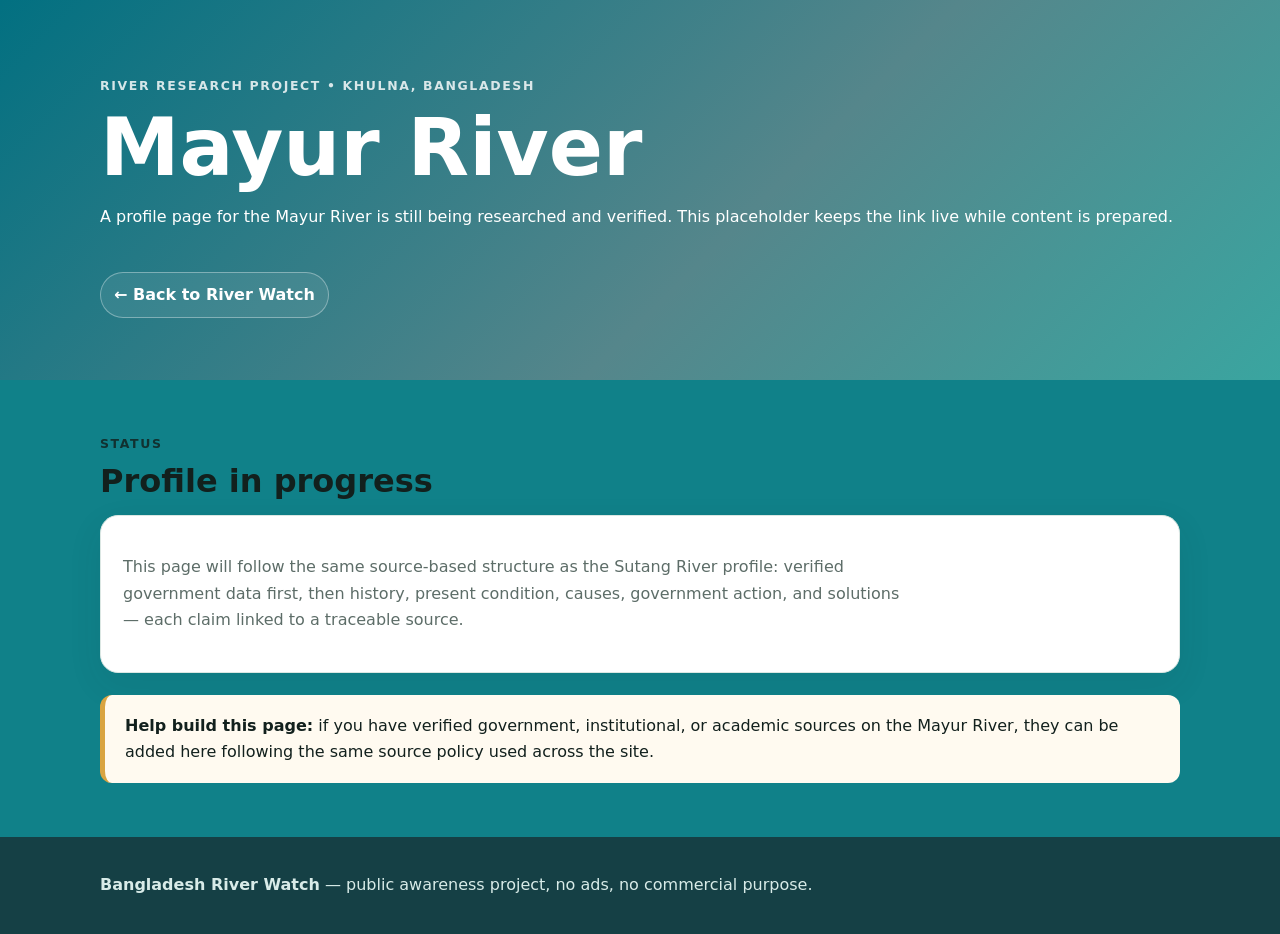
<file: mayur-river.html>
<!doctype html>
<html lang="en">
<head>
  <meta charset="utf-8">
  <meta name="viewport" content="width=device-width, initial-scale=1">
  <meta name="description" content="Mayur River research project — profile, history, present condition, and restoration status.">
  <title>Mayur River — River Watch</title>
  <style>
    :root{--bg:#108189;--card:#fff;--ink:#12201d;--muted:#5d6d68;--line:#dbe7e3;--river:#087f8c;--deep:#07545e;--accent:#d9a441;--shadow:0 12px 35px rgba(10,50,45,.08)}
    *{box-sizing:border-box} html{scroll-behavior:smooth}
    body{margin:0;font-family:system-ui,-apple-system,Segoe UI,Roboto,Arial,sans-serif;background:var(--bg);color:var(--ink);line-height:1.65}
    a{color:var(--deep);font-weight:650} .wrap{max-width:1120px;margin:auto;padding:0 20px}
    header{background:linear-gradient(135deg,#027081,#55868b 58%,#3aa5a0);color:#fff;padding:76px 0 62px}
    .eyebrow{letter-spacing:.13em;text-transform:uppercase;font-size:.78rem;font-weight:800;opacity:.82}
    h1{font-size:clamp(2.4rem,7vw,5rem);line-height:1.02;margin:10px 0 16px}
    .hero p{max-width:760px;font-size:1.08rem;opacity:.94}
    .back{display:inline-block;margin-top:25px;color:#fff;text-decoration:none;border:1px solid rgba(255,255,255,.35);padding:9px 13px;border-radius:999px;background:rgba(255,255,255,.08)}
    section{padding:54px 0}.section-title{font-size:2rem;margin:0 0 8px}.lead{color:var(--muted);max-width:780px}
    .card{background:var(--card);border:1px solid var(--line);border-radius:18px;padding:22px;box-shadow:var(--shadow)}
    .notice{border-left:5px solid var(--accent);background:#fffaf0;padding:18px 20px;border-radius:12px;margin-top:22px}
    footer{background:#154045;color:#d8ebe8;padding:35px 0}
  </style>
</head>
<body>
<header>
  <div class="wrap">
    <div class="eyebrow">River Research Project • Khulna, Bangladesh</div>
    <h1>Mayur River</h1>
    <p>A profile page for the  Mayur River is still being researched and verified. This placeholder keeps the link live while content is prepared.</p>
    <a class="back" href="index.html">← Back to River Watch</a>
  </div>
</header>
<main class="wrap">
  <section>
    <div class="eyebrow">Status</div>
    <h2 class="section-title">Profile in progress</h2>
    <div class="card">
      <p class="lead">This page will follow the same source-based structure as the Sutang River profile: verified government data first, then history, present condition, causes, government action, and solutions — each claim linked to a traceable source.</p>
    </div>
    <div class="notice">
      <strong>Help build this page:</strong> if you have verified government, institutional, or academic sources on the Mayur River, they can be added here following the same source policy used across the site.
    </div>
  </section>
</main>
<footer>
  <div class="wrap"><strong>Bangladesh River Watch</strong> — public awareness project, no ads, no commercial purpose.</div>
</footer>
</body>
</html>
</file>
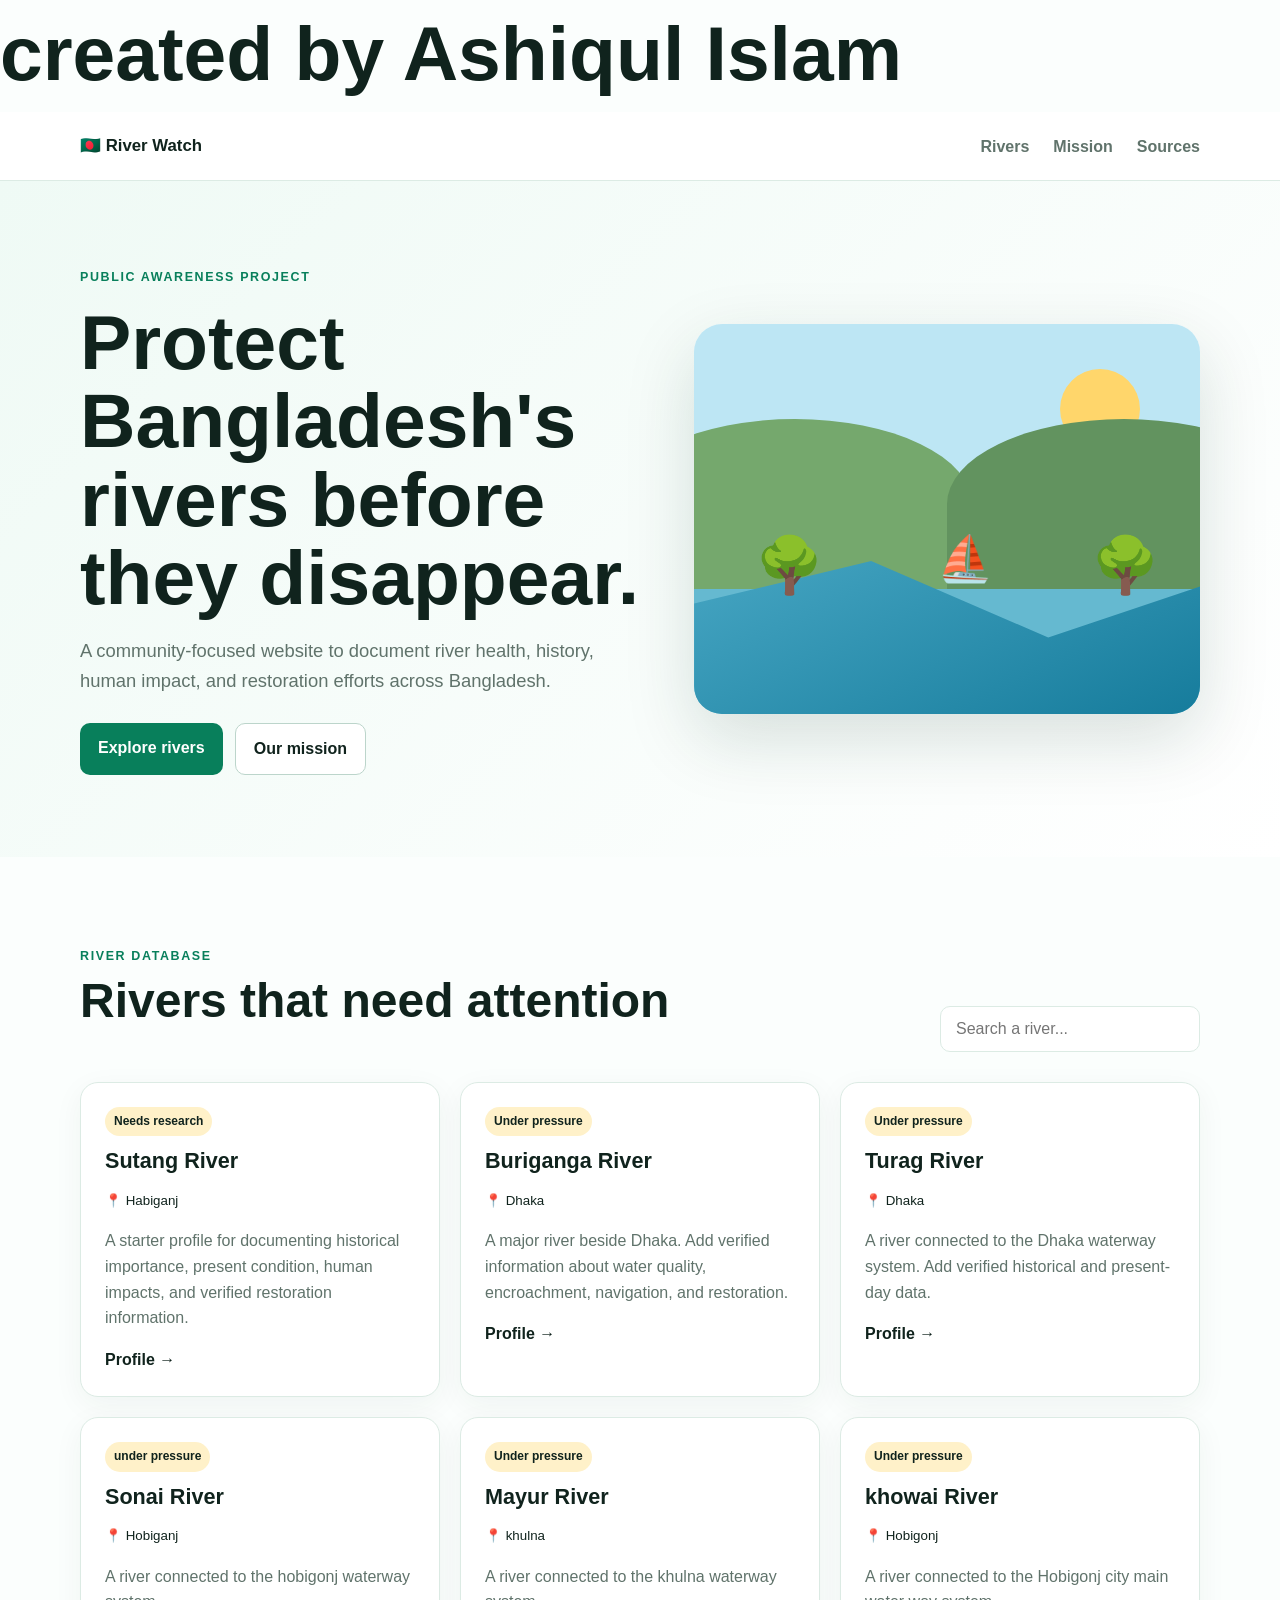
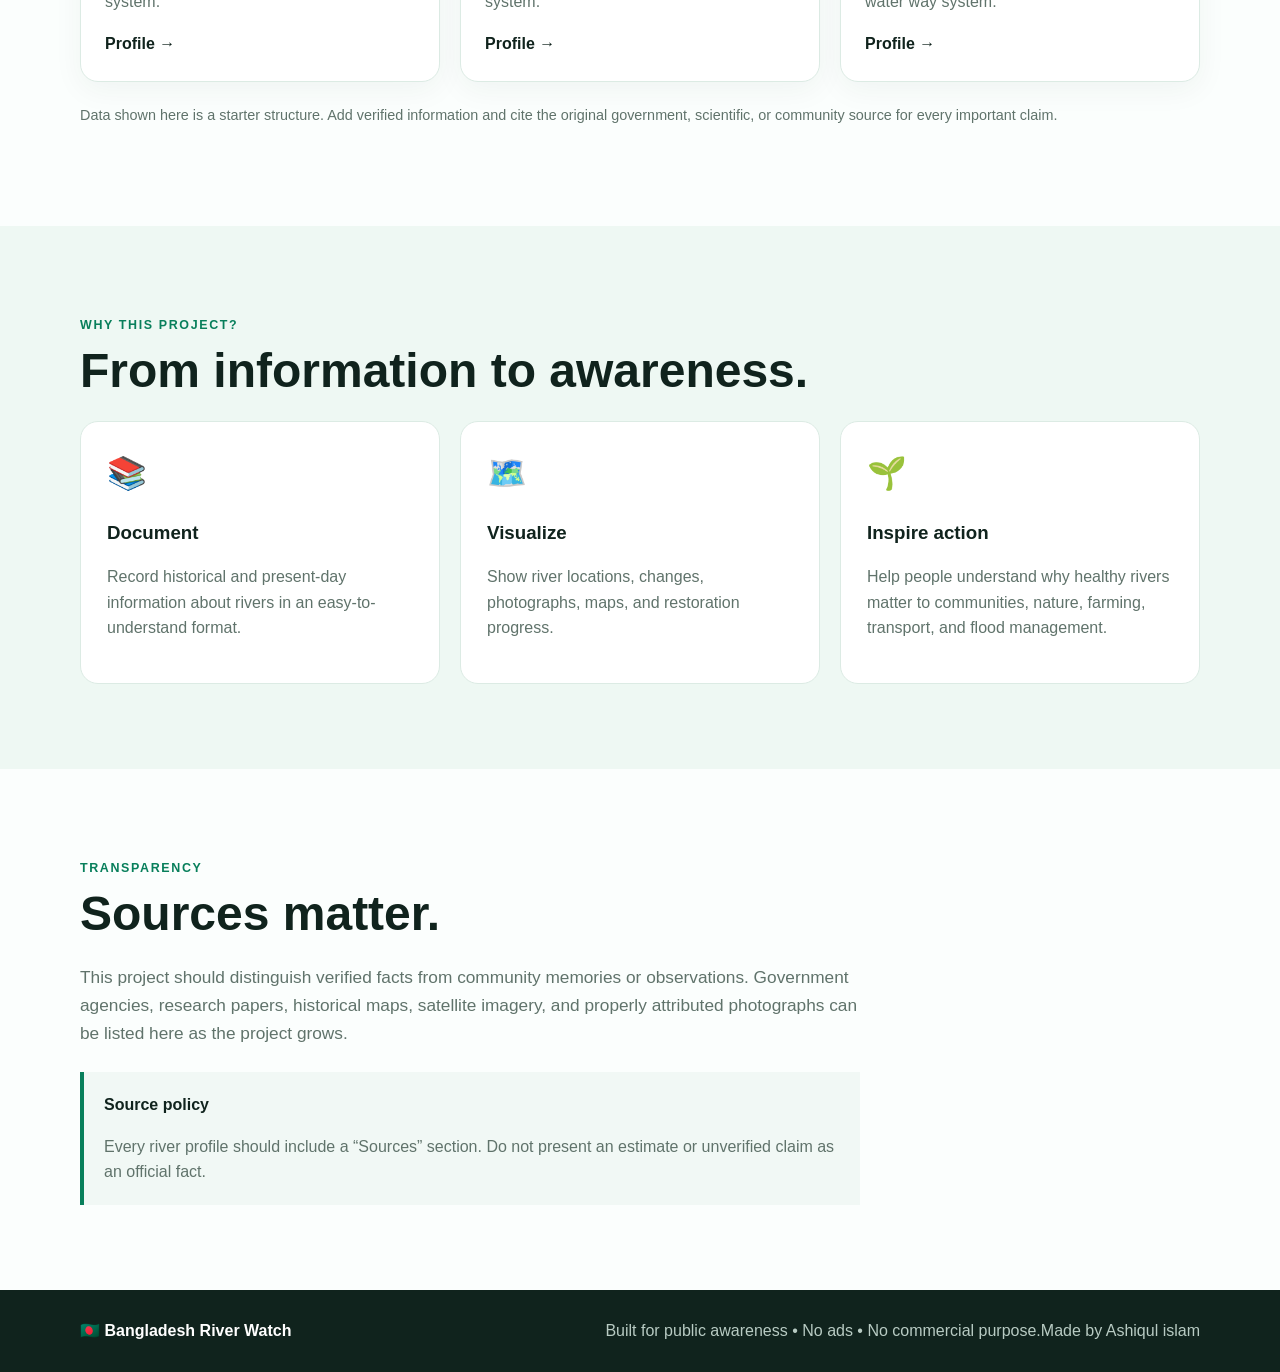
<file: river roject.html>
<!DOCTYPE html>
<html lang="en">
<head>
  <meta charset="UTF-8">
  <meta name="viewport" content="width=device-width, initial-scale=1.0">
  <title>Bangladesh River conditions</title>
  <meta name="description" content="A public-awareness project documenting the condition, history,and restoration of rivers in Bangladesh.">
  <link rel="stylesheet" href="style.css">
</head>
<body>
  <h1>created by Ashiqul Islam</h1>
  <header class="site-header">
    <nav class="nav container">
      <a class="logo" href="#home">🇧🇩 River Watch</a>
      <div class="nav-links">
        <a href="#rivers">Rivers</a>
        <a href="#mission">Mission</a>
        <a href="#sources">Sources</a>
      </div>
    </nav>
  </header>

  <main>
    <section id="home" class="hero">
      <div class="container hero-grid">
        <div>
          <span class="eyebrow">PUBLIC AWARENESS PROJECT</span>
          <h1>Protect Bangladesh's rivers before they disappear.</h1>
          <p class="hero-text">
            A community-focused website to document river health, history,
            human impact, and restoration efforts across Bangladesh.
          </p>
          <div class="buttons">
            <a class="btn primary" href="#rivers">Explore rivers</a>
            <a class="btn secondary" href="#mission">Our mission</a>
          </div>
        </div>
        <div class="river-art" aria-label="Illustration of a river">
          <div class="sun"></div>
          <div class="hill h1"></div>
          <div class="hill h2"></div>
          <div class="water"></div>
          <div class="boat">⛵</div>
          <div class="tree t1">🌳</div>
          <div class="tree t2">🌳</div>
        </div>
      </div>
    </section>

    <section id="rivers" class="section container">
      <div class="section-heading">
        <div>
          <span class="eyebrow">RIVER DATABASE</span>
          <h2>Rivers that need attention</h2>
        </div>
        <input id="search" class="search" type="search" placeholder="Search a river...">
      </div>

      <div id="riverGrid" class="river-grid"></div>
      <p class="note">Data shown here is a starter structure. Add verified information and cite the original government, scientific, or community source for every important claim.</p>
    </section>

    <section id="mission" class="section mission">
      <div class="container">
        <span class="eyebrow">WHY THIS PROJECT?</span>
        <h2>From information to awareness.</h2>
        <div class="mission-grid">
          <article><span>📚</span><h3>Document</h3><p>Record historical and present-day information about rivers in an easy-to-understand format.</p></article>
          <article><span>🗺️</span><h3>Visualize</h3><p>Show river locations, changes, photographs, maps, and restoration progress.</p></article>
          <article><span>🌱</span><h3>Inspire action</h3><p>Help people understand why healthy rivers matter to communities, nature, farming, transport, and flood management.</p></article>
        </div>
      </div>
    </section>

    <section id="sources" class="section container">
      <span class="eyebrow">TRANSPARENCY</span>
      <h2>Sources matter.</h2>
      <p class="source-text">
        This project should distinguish verified facts from community memories or observations.
        Government agencies, research papers, historical maps, satellite imagery, and properly
        attributed photographs can be listed here as the project grows.
      </p>
      <div class="source-box">
        <strong>Source policy</strong>
        <p>Every river profile should include a “Sources” section. Do not present an estimate or unverified claim as an official fact.</p>
      </div>
    </section>
  </main>

  <footer>
    <div class="container footer-content">
      <strong>🇧🇩 Bangladesh River Watch</strong>
      <span>Built for public awareness • No ads • No commercial purpose.Made by Ashiqul islam</span>
    </div>
  </footer>

  <script src="script.js"></script>
</body>
</html>
</file>
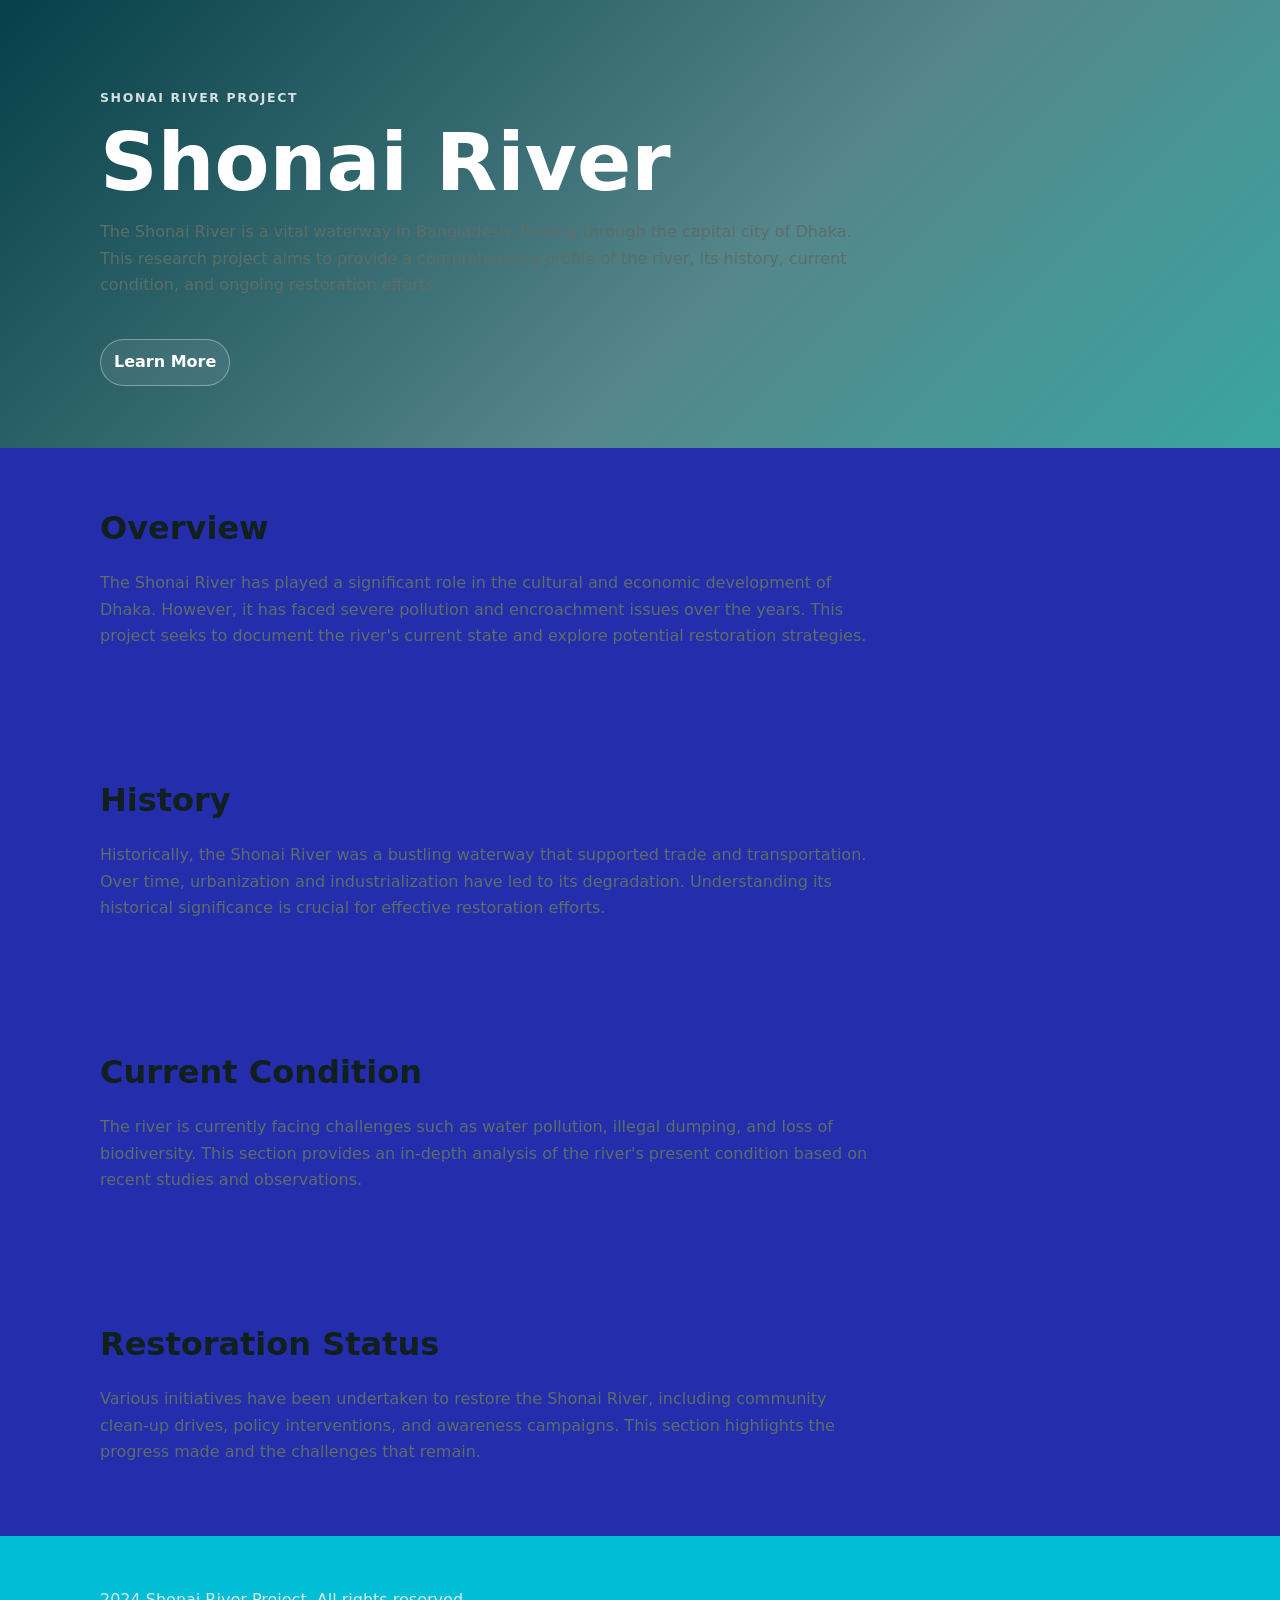
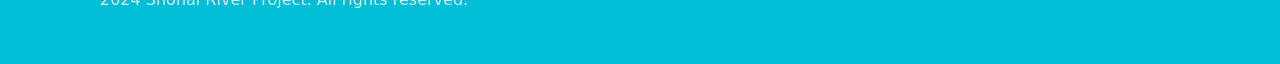
<file: shonai-river.html>
<!doctype html>
<html lang="en">
<head>
  <meta charset="utf-8">
  <meta name="viewport" content="width=device-width, initial-scale=1">
  <meta name="description" content="Buriganga River research project — profile, history, present condition, and restoration status.">
  <title>Buriganga River — River Watch</title>
  <style>
    :root{--bg:#242dac;--card:#fff;--ink:#12201d;--muted:#5d6d68;--line:#dbe7e3;--river:#087f8c;--deep:#07545e;--accent:#d9a441;--shadow:0 12px 35px rgba(10,50,45,.08)}
    *{box-sizing:border-box} html{scroll-behavior:smooth}
    body{margin:0;font-family:system-ui,-apple-system,Segoe UI,Roboto,Arial,sans-serif;background:var(--bg);color:var(--ink);line-height:1.65}
    a{color:var(--deep);font-weight:650} .wrap{max-width:1120px;margin:auto;padding:0 20px}
    header{background:linear-gradient(135deg,#063f48,#55868b 58%,#3aa5a0);color:#fff;padding:76px 0 62px}
    .eyebrow{letter-spacing:.13em;text-transform:uppercase;font-size:.78rem;font-weight:800;opacity:.82}
    h1{font-size:clamp(2.4rem,7vw,5rem);line-height:1.02;margin:10px 0 16px}
    .hero p{max-width:760px;font-size:1.08rem;opacity:.94}
    .back{display:inline-block;margin-top:25px;color:#fff;text-decoration:none;border:1px solid rgba(255,255,255,.35);padding:9px 13px;border-radius:999px;background:rgba(255,255,255,.08)}
    section{padding:54px 0}.section-title{font-size:2rem;margin:0 0 8px}.lead{color:var(--muted);max-width:780px}
    .card{background:var(--card);border:1px solid var(--line);border-radius:18px;padding:22px;box-shadow:var(--shadow)}
    .notice{border-left:5px solid var(--accent);background:#fffaf0;padding:18px 20px;border-radius:12px;margin-top:22px}
    footer{background:#02bdd6;color:#d8ebe8;padding:35px 0}
  </style>
</head>
<body>
<header> 
  <div class="wrap">
    <p class="eyebrow">shonai river Project</p>
    <h1>Shonai River</h1>
    <p class="lead">The Shonai River is a vital waterway in Bangladesh, flowing through the capital city of Dhaka. This research project aims to provide a comprehensive profile of the river, its history, current condition, and ongoing restoration efforts.</p>
    <a href="shonai-river" class="back">Learn More</a>
  </div>
</header>
<main class="wrap">
  <section id="overview">
    <h2 class="section-title">Overview</h2>
    <p class="lead">The Shonai River has played a significant role in the cultural and economic development of Dhaka. However, it has faced severe pollution and encroachment issues over the years. This project seeks to document the river's current state and explore potential restoration strategies.</p>
  </section>
  <section id="history">
    <h2 class="section-title">History</h2>
    <p class="lead">Historically, the Shonai River was a bustling waterway that supported trade and transportation. Over time, urbanization and industrialization have led to its degradation. Understanding its historical significance is crucial for effective restoration efforts.</p>
  </section>
  <section id="current-condition">
    <h2 class="section-title">Current Condition</h2>
    <p class="lead">The river is currently facing challenges such as water pollution, illegal dumping, and loss of biodiversity. This section provides an in-depth analysis of the river's present condition based on recent studies and observations.</p>
  </section>
  <section id="restoration-status">
    <h2 class="section-title">Restoration Status</h2>
    <p class="lead">Various initiatives have been undertaken to restore the Shonai River, including community clean-up drives, policy interventions, and awareness campaigns. This section highlights the progress made and the challenges that remain.</p>
  </section>
</main>
 <footer>
  <div class="wrap">
    <p> 2024 Shonai River Project. All rights reserved.</p>
  </div>
</file>
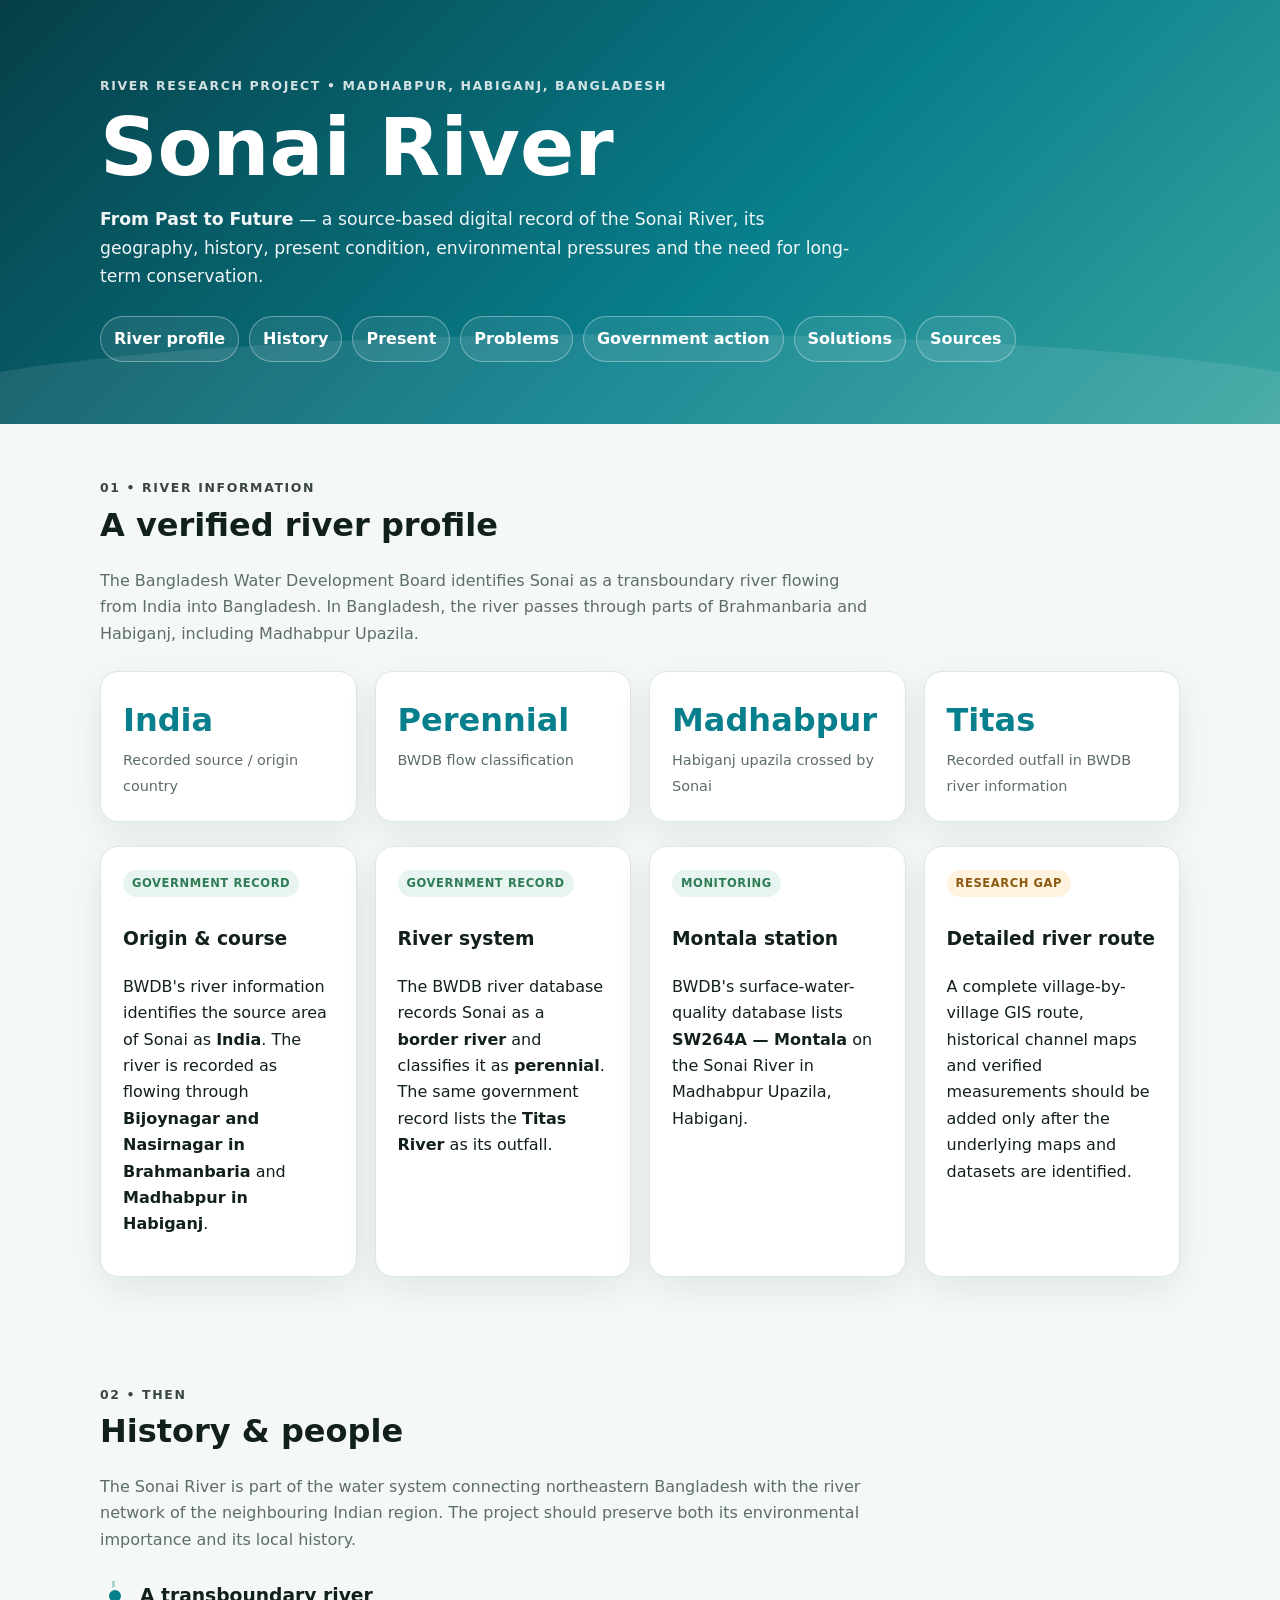
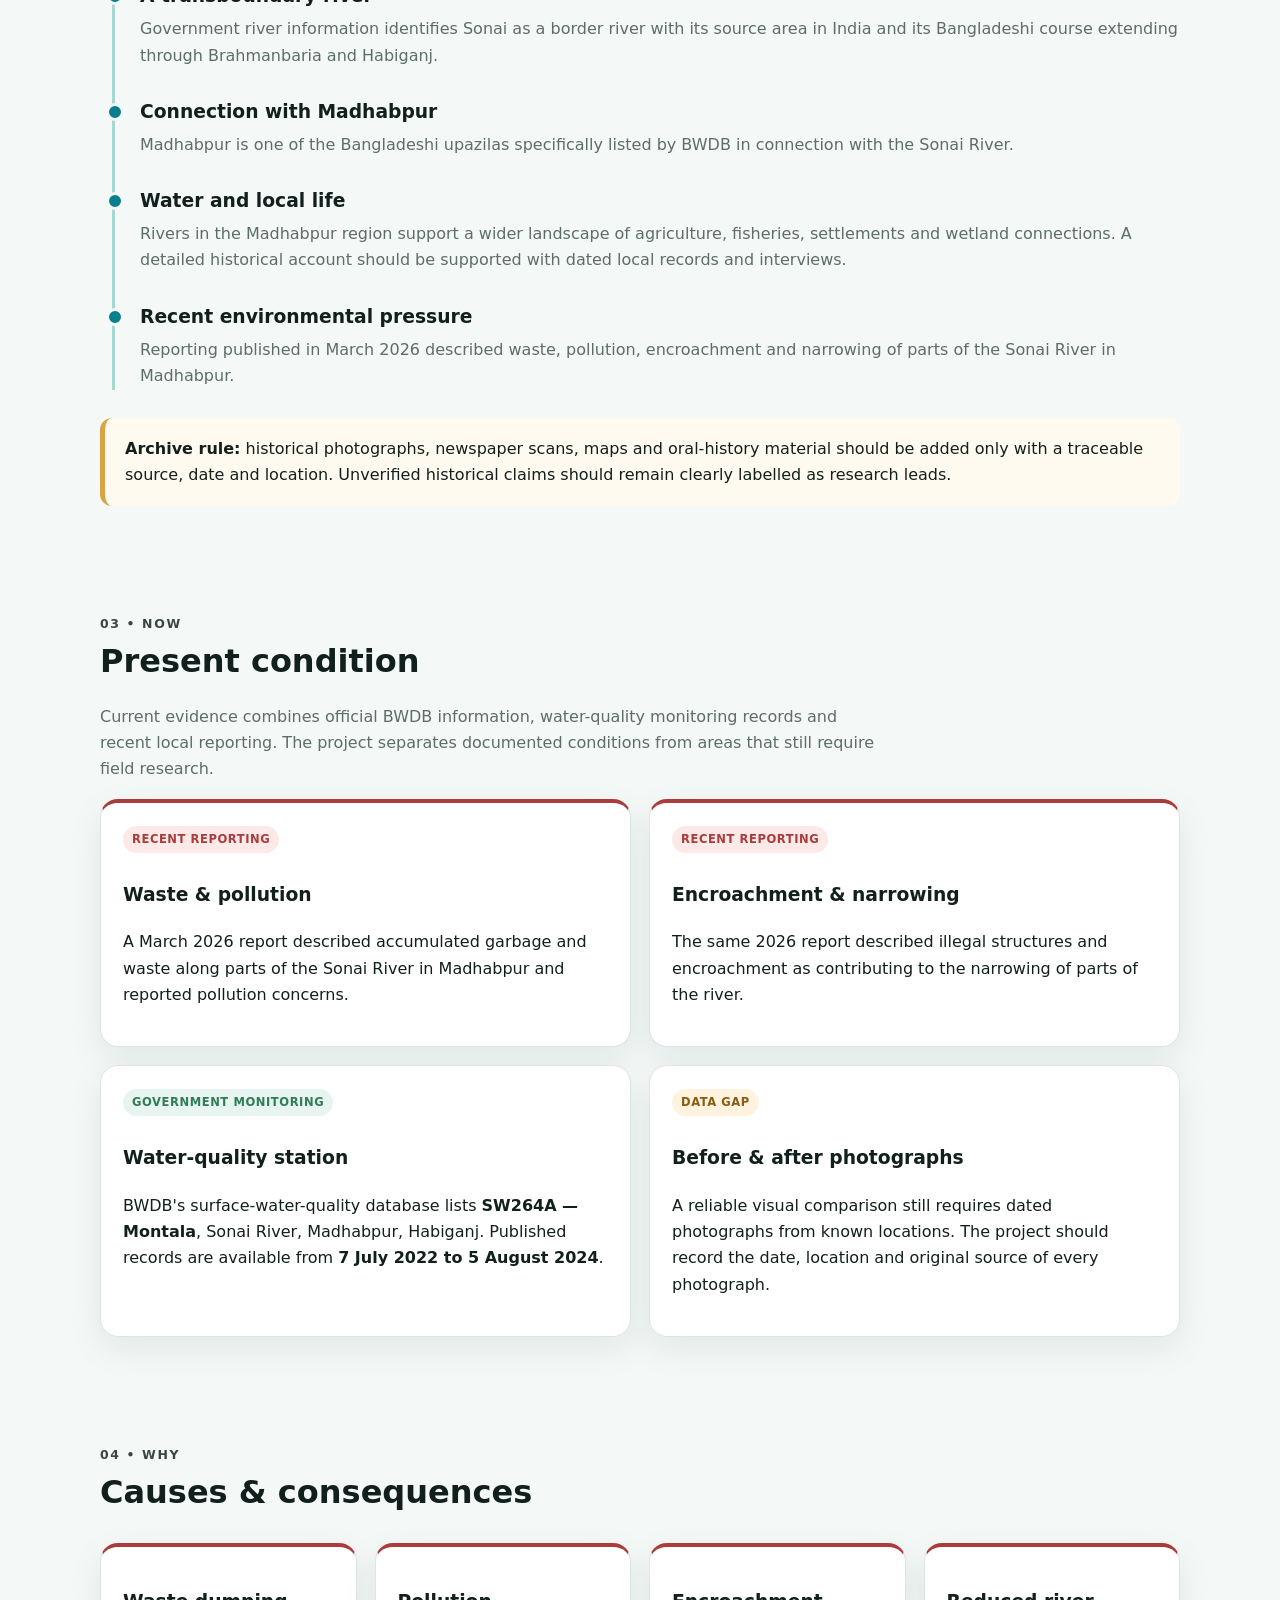
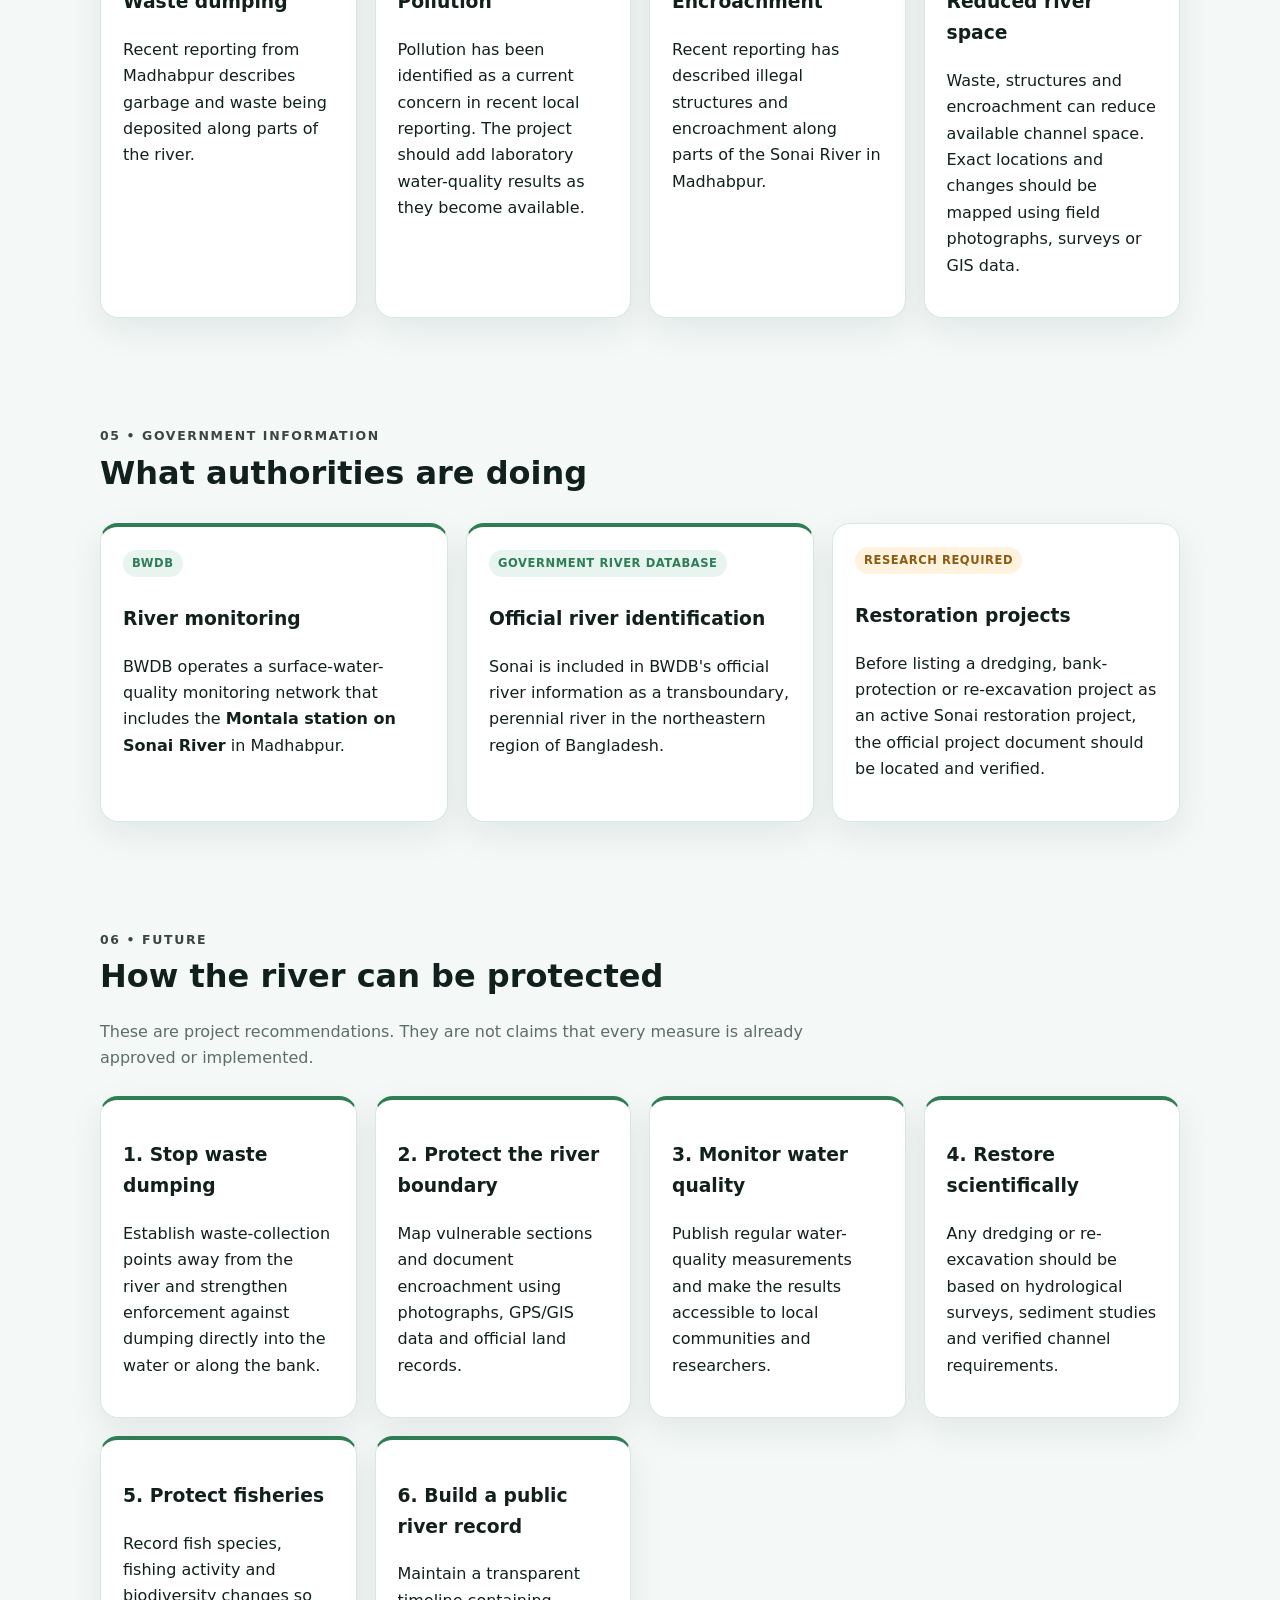
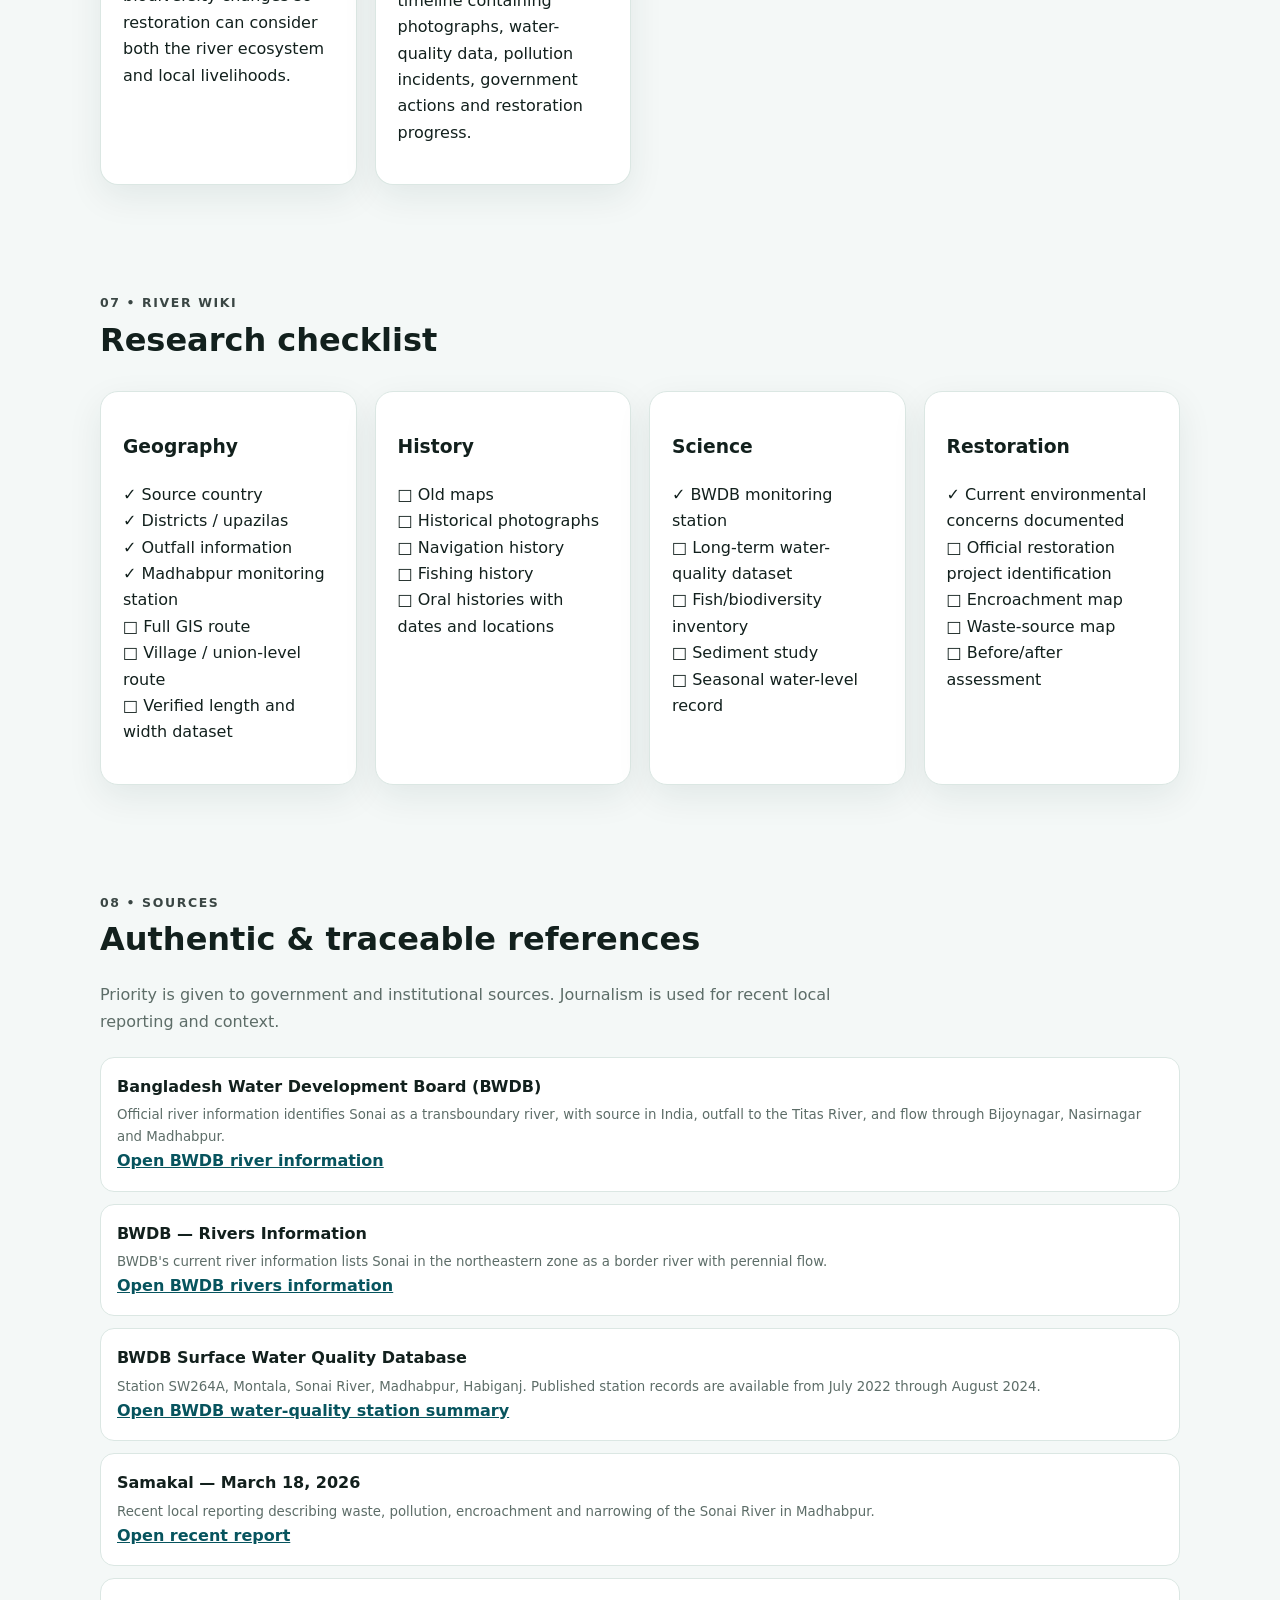
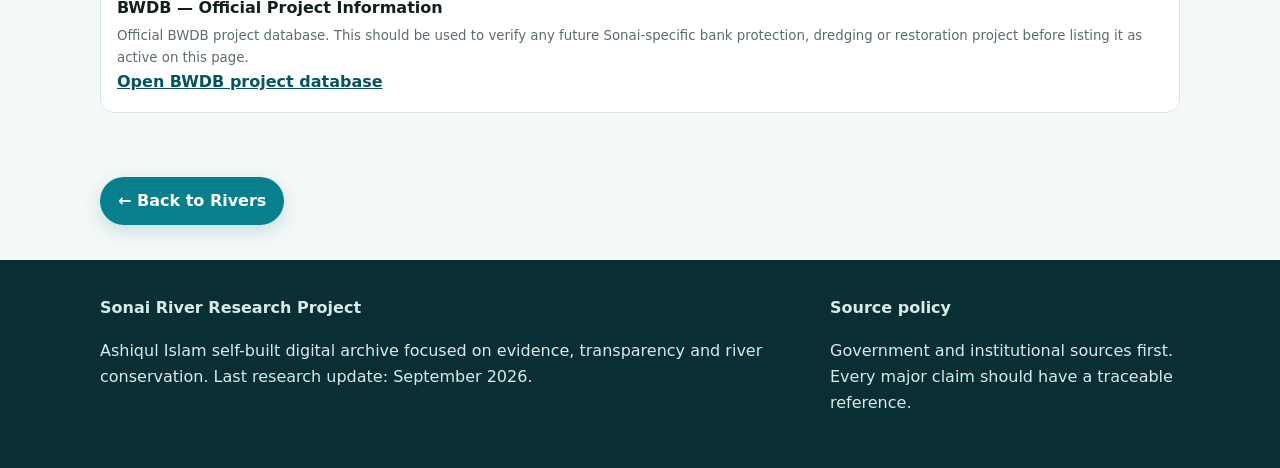
<file: sonai_river.html>
<!doctype html>
<html lang="en">
<head>
  <meta charset="utf-8">
  <meta name="viewport" content="width=device-width, initial-scale=1">

  <meta name="description"
    content="Sonai River research project — Madhabpur, Habiganj. Geography, history, present condition, pollution, government information and river conservation.">

  <title>Sonai River — From Past to Future</title>

  <style>
    :root{
      --bg:#f4f8f7;
      --card:#fff;
      --ink:#12201d;
      --muted:#5d6d68;
      --line:#dbe7e3;
      --river:#087f8c;
      --deep:#07545e;
      --accent:#d9a441;
      --danger:#a93c3c;
      --good:#2f7d55;
      --shadow:0 12px 35px rgba(10,50,45,.08)
    }

    *{
      box-sizing:border-box
    }

    html{
      scroll-behavior:smooth
    }

    body{
      margin:0;
      font-family:system-ui,-apple-system,Segoe UI,Roboto,Arial,sans-serif;
      background:var(--bg);
      color:var(--ink);
      line-height:1.65
    }

    a{
      color:var(--deep);
      font-weight:650
    }

    .wrap{
      max-width:1120px;
      margin:auto;
      padding:0 20px
    }

    header{
      background:linear-gradient(135deg,#063f48,#087f8c 58%,#3aa5a0);
      color:#fff;
      padding:76px 0 62px;
      position:relative;
      overflow:hidden
    }

    header:after{
      content:"";
      position:absolute;
      inset:auto -10% -80px -10%;
      height:170px;
      background:rgba(255,255,255,.09);
      border-radius:50%
    }

    .eyebrow{
      letter-spacing:.13em;
      text-transform:uppercase;
      font-size:.78rem;
      font-weight:800;
      opacity:.82
    }

    h1{
      font-size:clamp(2.4rem,7vw,5rem);
      line-height:1.02;
      margin:10px 0 16px
    }

    .hero p{
      max-width:760px;
      font-size:1.08rem;
      opacity:.94
    }

    .hero-nav{
      display:flex;
      gap:10px;
      flex-wrap:wrap;
      margin-top:25px
    }

    .hero-nav a{
      color:#fff;
      text-decoration:none;
      border:1px solid rgba(255,255,255,.35);
      padding:9px 13px;
      border-radius:999px;
      background:rgba(255,255,255,.08)
    }

    section{
      padding:54px 0
    }

    .section-title{
      font-size:2rem;
      margin:0 0 8px
    }

    .lead{
      color:var(--muted);
      max-width:780px
    }

    .grid{
      display:grid;
      grid-template-columns:repeat(auto-fit,minmax(230px,1fr));
      gap:18px;
      margin-top:24px
    }

    .card{
      background:var(--card);
      border:1px solid var(--line);
      border-radius:18px;
      padding:22px;
      box-shadow:var(--shadow)
    }

    .stat{
      font-size:2rem;
      font-weight:850;
      color:var(--river);
      display:block
    }

    .label{
      font-size:.9rem;
      color:var(--muted)
    }

    .badge{
      display:inline-block;
      font-size:.72rem;
      font-weight:800;
      letter-spacing:.05em;
      text-transform:uppercase;
      border-radius:999px;
      padding:4px 9px;
      margin-bottom:8px;
      background:#e8f4f0;
      color:var(--good)
    }

    .badge.warn{
      background:#fff2df;
      color:#8a5b10
    }

    .badge.red{
      background:#fde9e7;
      color:var(--danger)
    }

    .timeline{
      border-left:3px solid #a7d7d1;
      margin:28px 0 0 12px;
      padding-left:25px
    }

    .event{
      position:relative;
      margin:0 0 28px
    }

    .event:before{
      content:"";
      position:absolute;
      left:-34px;
      top:6px;
      width:12px;
      height:12px;
      border-radius:50%;
      background:var(--river);
      border:3px solid var(--bg)
    }

    .event h3{
      margin:0 0 4px
    }

    .event p{
      margin:0;
      color:var(--muted)
    }

    .compare{
      display:grid;
      grid-template-columns:1fr 1fr;
      gap:18px
    }

    .compare .card{
      height:100%
    }

    .source-list{
      display:grid;
      gap:12px;
      margin-top:22px
    }

    .source{
      background:#fff;
      border:1px solid var(--line);
      padding:16px;
      border-radius:14px
    }

    .source small{
      display:block;
      color:var(--muted);
      margin-top:4px
    }

    .notice{
      border-left:5px solid var(--accent);
      background:#fffaf0;
      padding:18px 20px;
      border-radius:12px;
      margin-top:22px
    }

    .problem{
      border-top:4px solid var(--danger)
    }

    .solution{
      border-top:4px solid var(--good)
    }

    .back-button{
      display:inline-block;
      margin:10px 0 35px;
      padding:11px 18px;
      border-radius:999px;
      background:#087f8c;
      color:#fff;
      text-decoration:none;
      font-weight:800;
      box-shadow:0 6px 18px rgba(8,127,140,.2)
    }

    .back-button:hover{
      background:#07545e
    }

    footer{
      background:#092f34;
      color:#d8ebe8;
      padding:35px 0
    }

    .footer-grid{
      display:grid;
      grid-template-columns:2fr 1fr;
      gap:30px
    }

    @media(max-width:700px){
      .compare,
      .footer-grid{
        grid-template-columns:1fr
      }

      section{
        padding:40px 0
      }
    }
  </style>
</head>

<body>

<header>
  <div class="wrap hero">

    <div class="eyebrow">
      River Research Project • Madhabpur, Habiganj, Bangladesh
    </div>

    <h1>Sonai River</h1>

    <p>
      <strong>From Past to Future</strong> —
      a source-based digital record of the Sonai River,
      its geography, history, present condition, environmental pressures
      and the need for long-term conservation.
    </p>

    <div class="hero-nav">
      <a href="#profile">River profile</a>
      <a href="#history">History</a>
      <a href="#present">Present</a>
      <a href="#causes">Problems</a>
      <a href="#action">Government action</a>
      <a href="#solutions">Solutions</a>
      <a href="#sources">Sources</a>
    </div>

  </div>
</header>


<main class="wrap">

  <!-- PROFILE -->
  <section id="profile">

    <div class="eyebrow">
      01 • River information
    </div>

    <h2 class="section-title">
      A verified river profile
    </h2>

    <p class="lead">
      The Bangladesh Water Development Board identifies Sonai as a
      transboundary river flowing from India into Bangladesh.
      In Bangladesh, the river passes through parts of Brahmanbaria
      and Habiganj, including Madhabpur Upazila.
    </p>

    <div class="grid">

      <div class="card">
        <span class="stat">India</span>
        <span class="label">
          Recorded source / origin country
        </span>
      </div>

      <div class="card">
        <span class="stat">Perennial</span>
        <span class="label">
          BWDB flow classification
        </span>
      </div>

      <div class="card">
        <span class="stat">Madhabpur</span>
        <span class="label">
          Habiganj upazila crossed by Sonai
        </span>
      </div>

      <div class="card">
        <span class="stat">Titas</span>
        <span class="label">
          Recorded outfall in BWDB river information
        </span>
      </div>

    </div>


    <div class="grid">

      <div class="card">

        <span class="badge">
          Government record
        </span>

        <h3>
          Origin & course
        </h3>

        <p>
          BWDB's river information identifies the source area of
          Sonai as <strong>India</strong>. The river is recorded as
          flowing through <strong>Bijoynagar and Nasirnagar in
          Brahmanbaria</strong> and <strong>Madhabpur in Habiganj</strong>.
        </p>

      </div>


      <div class="card">

        <span class="badge">
          Government record
        </span>

        <h3>
          River system
        </h3>

        <p>
          The BWDB river database records Sonai as a
          <strong>border river</strong> and classifies it as
          <strong>perennial</strong>. The same government record
          lists the <strong>Titas River</strong> as its outfall.
        </p>

      </div>


      <div class="card">

        <span class="badge">
          Monitoring
        </span>

        <h3>
          Montala station
        </h3>

        <p>
          BWDB's surface-water-quality database lists
          <strong>SW264A — Montala</strong> on the Sonai River
          in Madhabpur Upazila, Habiganj.
        </p>

      </div>


      <div class="card">

        <span class="badge warn">
          Research gap
        </span>

        <h3>
          Detailed river route
        </h3>

        <p>
          A complete village-by-village GIS route, historical
          channel maps and verified measurements should be added
          only after the underlying maps and datasets are identified.
        </p>

      </div>

    </div>

  </section>


  <!-- HISTORY -->
  <section id="history">

    <div class="eyebrow">
      02 • Then
    </div>

    <h2 class="section-title">
      History & people
    </h2>

    <p class="lead">
      The Sonai River is part of the water system connecting
      northeastern Bangladesh with the river network of the
      neighbouring Indian region. The project should preserve
      both its environmental importance and its local history.
    </p>


    <div class="timeline">

      <div class="event">

        <h3>
          A transboundary river
        </h3>

        <p>
          Government river information identifies Sonai as a
          border river with its source area in India and its
          Bangladeshi course extending through Brahmanbaria and Habiganj.
        </p>

      </div>


      <div class="event">

        <h3>
          Connection with Madhabpur
        </h3>

        <p>
          Madhabpur is one of the Bangladeshi upazilas specifically
          listed by BWDB in connection with the Sonai River.
        </p>

      </div>


      <div class="event">

        <h3>
          Water and local life
        </h3>

        <p>
          Rivers in the Madhabpur region support a wider landscape
          of agriculture, fisheries, settlements and wetland
          connections. A detailed historical account should be
          supported with dated local records and interviews.
        </p>

      </div>


      <div class="event">

        <h3>
          Recent environmental pressure
        </h3>

        <p>
          Reporting published in March 2026 described waste,
          pollution, encroachment and narrowing of parts of the
          Sonai River in Madhabpur.
        </p>

      </div>

    </div>


    <div class="notice">

      <strong>Archive rule:</strong>
      historical photographs, newspaper scans, maps and oral-history
      material should be added only with a traceable source, date and
      location. Unverified historical claims should remain clearly
      labelled as research leads.

    </div>

  </section>


  <!-- PRESENT -->
  <section id="present">

    <div class="eyebrow">
      03 • Now
    </div>

    <h2 class="section-title">
      Present condition
    </h2>

    <p class="lead">
      Current evidence combines official BWDB information,
      water-quality monitoring records and recent local reporting.
      The project separates documented conditions from areas that
      still require field research.
    </p>


    <div class="compare">

      <div class="card problem">

        <span class="badge red">
          Recent reporting
        </span>

        <h3>
          Waste & pollution
        </h3>

        <p>
          A March 2026 report described accumulated garbage and
          waste along parts of the Sonai River in Madhabpur and
          reported pollution concerns.
        </p>

      </div>


      <div class="card problem">

        <span class="badge red">
          Recent reporting
        </span>

        <h3>
          Encroachment & narrowing
        </h3>

        <p>
          The same 2026 report described illegal structures and
          encroachment as contributing to the narrowing of parts
          of the river.
        </p>

      </div>


      <div class="card">

        <span class="badge">
          Government monitoring
        </span>

        <h3>
          Water-quality station
        </h3>

        <p>
          BWDB's surface-water-quality database lists
          <strong>SW264A — Montala</strong>, Sonai River,
          Madhabpur, Habiganj. Published records are available
          from <strong>7 July 2022 to 5 August 2024</strong>.
        </p>

      </div>


      <div class="card">

        <span class="badge warn">
          Data gap
        </span>

        <h3>
          Before & after photographs
        </h3>

        <p>
          A reliable visual comparison still requires dated
          photographs from known locations. The project should
          record the date, location and original source of every
          photograph.
        </p>

      </div>

    </div>

  </section>


  <!-- CAUSES -->
  <section id="causes">

    <div class="eyebrow">
      04 • Why
    </div>

    <h2 class="section-title">
      Causes & consequences
    </h2>


    <div class="grid">

      <div class="card problem">

        <h3>
          Waste dumping
        </h3>

        <p>
          Recent reporting from Madhabpur describes garbage and
          waste being deposited along parts of the river.
        </p>

      </div>


      <div class="card problem">

        <h3>
          Pollution
        </h3>

        <p>
          Pollution has been identified as a current concern
          in recent local reporting. The project should add
          laboratory water-quality results as they become available.
        </p>

      </div>


      <div class="card problem">

        <h3>
          Encroachment
        </h3>

        <p>
          Recent reporting has described illegal structures and
          encroachment along parts of the Sonai River in Madhabpur.
        </p>

      </div>


      <div class="card problem">

        <h3>
          Reduced river space
        </h3>

        <p>
          Waste, structures and encroachment can reduce available
          channel space. Exact locations and changes should be
          mapped using field photographs, surveys or GIS data.
        </p>

      </div>

    </div>

  </section>


  <!-- GOVERNMENT ACTION -->
  <section id="action">

    <div class="eyebrow">
      05 • Government information
    </div>

    <h2 class="section-title">
      What authorities are doing
    </h2>

    <div class="grid">

      <div class="card solution">

        <span class="badge">
          BWDB
        </span>

        <h3>
          River monitoring
        </h3>

        <p>
          BWDB operates a surface-water-quality monitoring network
          that includes the <strong>Montala station on Sonai River</strong>
          in Madhabpur.
        </p>

      </div>


      <div class="card solution">

        <span class="badge">
          Government river database
        </span>

        <h3>
          Official river identification
        </h3>

        <p>
          Sonai is included in BWDB's official river information
          as a transboundary, perennial river in the northeastern
          region of Bangladesh.
        </p>

      </div>


      <div class="card">

        <span class="badge warn">
          Research required
        </span>

        <h3>
          Restoration projects
        </h3>

        <p>
          Before listing a dredging, bank-protection or
          re-excavation project as an active Sonai restoration
          project, the official project document should be located
          and verified.
        </p>

      </div>

    </div>

  </section>


  <!-- SOLUTIONS -->
  <section id="solutions">

    <div class="eyebrow">
      06 • Future
    </div>

    <h2 class="section-title">
      How the river can be protected
    </h2>

    <p class="lead">
      These are project recommendations. They are not claims that
      every measure is already approved or implemented.
    </p>


    <div class="grid">

      <div class="card solution">

        <h3>
          1. Stop waste dumping
        </h3>

        <p>
          Establish waste-collection points away from the river
          and strengthen enforcement against dumping directly
          into the water or along the bank.
        </p>

      </div>


      <div class="card solution">

        <h3>
          2. Protect the river boundary
        </h3>

        <p>
          Map vulnerable sections and document encroachment using
          photographs, GPS/GIS data and official land records.
        </p>

      </div>


      <div class="card solution">

        <h3>
          3. Monitor water quality
        </h3>

        <p>
          Publish regular water-quality measurements and make the
          results accessible to local communities and researchers.
        </p>

      </div>


      <div class="card solution">

        <h3>
          4. Restore scientifically
        </h3>

        <p>
          Any dredging or re-excavation should be based on
          hydrological surveys, sediment studies and verified
          channel requirements.
        </p>

      </div>


      <div class="card solution">

        <h3>
          5. Protect fisheries
        </h3>

        <p>
          Record fish species, fishing activity and biodiversity
          changes so restoration can consider both the river
          ecosystem and local livelihoods.
        </p>

      </div>


      <div class="card solution">

        <h3>
          6. Build a public river record
        </h3>

        <p>
          Maintain a transparent timeline containing photographs,
          water-quality data, pollution incidents, government
          actions and restoration progress.
        </p>

      </div>

    </div>

  </section>


  <!-- RIVER WIKI -->
  <section id="wiki">

    <div class="eyebrow">
      07 • River Wiki
    </div>

    <h2 class="section-title">
      Research checklist
    </h2>


    <div class="grid">

      <div class="card">

        <h3>
          Geography
        </h3>

        <p>
          ✓ Source country<br>
          ✓ Districts / upazilas<br>
          ✓ Outfall information<br>
          ✓ Madhabpur monitoring station<br>
          □ Full GIS route<br>
          □ Village / union-level route<br>
          □ Verified length and width dataset
        </p>

      </div>


      <div class="card">

        <h3>
          History
        </h3>

        <p>
          □ Old maps<br>
          □ Historical photographs<br>
          □ Navigation history<br>
          □ Fishing history<br>
          □ Oral histories with dates and locations
        </p>

      </div>


      <div class="card">

        <h3>
          Science
        </h3>

        <p>
          ✓ BWDB monitoring station<br>
          □ Long-term water-quality dataset<br>
          □ Fish/biodiversity inventory<br>
          □ Sediment study<br>
          □ Seasonal water-level record
        </p>

      </div>


      <div class="card">

        <h3>
          Restoration
        </h3>

        <p>
          ✓ Current environmental concerns documented<br>
          □ Official restoration project identification<br>
          □ Encroachment map<br>
          □ Waste-source map<br>
          □ Before/after assessment
        </p>

      </div>

    </div>

  </section>


  <!-- SOURCES -->
  <section id="sources">

    <div class="eyebrow">
      08 • Sources
    </div>

    <h2 class="section-title">
      Authentic & traceable references
    </h2>

    <p class="lead">
      Priority is given to government and institutional sources.
      Journalism is used for recent local reporting and context.
    </p>


    <div class="source-list">

      <div class="source">

        <strong>
          Bangladesh Water Development Board (BWDB)
        </strong>

        <small>
          Official river information identifies Sonai as a
          transboundary river, with source in India, outfall to
          the Titas River, and flow through Bijoynagar, Nasirnagar
          and Madhabpur.
        </small>

        <a
          href="https://www.bwdb.gov.bd/archive/pdf/14898.pdf"
          target="_blank"
          rel="noopener">
          Open BWDB river information
        </a>

      </div>


      <div class="source">

        <strong>
          BWDB — Rivers Information
        </strong>

        <small>
          BWDB's current river information lists Sonai in the
          northeastern zone as a border river with perennial flow.
        </small>

        <a
          href="https://en.bwdb.gov.bd/rivers-information"
          target="_blank"
          rel="noopener">
          Open BWDB rivers information
        </a>

      </div>


      <div class="source">

        <strong>
          BWDB Surface Water Quality Database
        </strong>

        <small>
          Station SW264A, Montala, Sonai River, Madhabpur,
          Habiganj. Published station records are available
          from July 2022 through August 2024.
        </small>

        <a
          href="https://www.hydrology.bwdb.gov.bd/includes/surface_water_quality_print.php?dist=&river="
          target="_blank"
          rel="noopener">
          Open BWDB water-quality station summary
        </a>

      </div>


      <div class="source">

        <strong>
          Samakal — March 18, 2026
        </strong>

        <small>
          Recent local reporting describing waste, pollution,
          encroachment and narrowing of the Sonai River in
          Madhabpur.
        </small>

        <a
          href="https://samakal.com/whole-country/article/343392/%E0%A6%A6%E0%A6%96%E0%A6%B2-%E0%A6%A6%E0%A7%82%E0%A6%B7%E0%A6%A3%E0%A7%87-%E0%A6%AE%E0%A7%81%E0%A6%AE%E0%A7%82%E0%A6%B0%E0%A7%8D%E0%A6%B7%E0%A7%81-%E0%A6%AE%E0%A6%BE%E0%A6%A7%E0%A6%AC%E0%A6%AA%E0%A7%81%E0%A6%B0%E0%A7%87%E0%A6%B0-%E0%A6%B8%E0%A7%8B%E0%A6%A8%E0%A6%BE%E0%A6%87-%E0%A6%A8%E0%A6%A6%E0%Aী"
          target="_blank"
          rel="noopener">
          Open recent report
        </a>

      </div>


      <div class="source">

        <strong>
          BWDB — Official Project Information
        </strong>

        <small>
          Official BWDB project database. This should be used
          to verify any future Sonai-specific bank protection,
          dredging or restoration project before listing it as
          active on this page.
        </small>

        <a
          href="https://en.bwdb.gov.bd/ongoing-project"
          target="_blank"
          rel="noopener">
          Open BWDB project database
        </a>

      </div>

    </div>

  </section>


  <!-- BACK BUTTON -->
  <a class="back-button" href="index.html#rivers">
    ← Back to Rivers
  </a>

</main>


<footer>

  <div class="wrap footer-grid">

    <div>

      <strong>
        Sonai River Research Project
      </strong>

      <p>
        Ashiqul Islam self-built digital archive focused on
        evidence, transparency and river conservation.
        Last research update: September 2026.
      </p>

    </div>


    <div>

      <strong>
        Source policy
      </strong>

      <p>
        Government and institutional sources first.
        Every major claim should have a traceable reference.
      </p>

    </div>

  </div>

</footer>

<!-- Code injected by live-server -->
<script>
	// <![CDATA[  <-- For SVG support
	if ('WebSocket' in window) {
		(function () {
			function refreshCSS() {
				var sheets = [].slice.call(document.getElementsByTagName("link"));
				var head = document.getElementsByTagName("head")[0];
				for (var i = 0; i < sheets.length; ++i) {
					var elem = sheets[i];
					var parent = elem.parentElement || head;
					parent.removeChild(elem);
					var rel = elem.rel;
					if (elem.href && typeof rel != "string" || rel.length == 0 || rel.toLowerCase() == "stylesheet") {
						var url = elem.href.replace(/(&|\?)_cacheOverride=\d+/, '');
						elem.href = url + (url.indexOf('?') >= 0 ? '&' : '?') + '_cacheOverride=' + (new Date().valueOf());
					}
					parent.appendChild(elem);
				}
			}
			var protocol = window.location.protocol === 'http:' ? 'ws://' : 'wss://';
			var address = protocol + window.location.host + window.location.pathname + '/ws';
			var socket = new WebSocket(address);
			socket.onmessage = function (msg) {
				if (msg.data == 'reload') window.location.reload();
				else if (msg.data == 'refreshcss') refreshCSS();
			};
			if (sessionStorage && !sessionStorage.getItem('IsThisFirstTime_Log_From_LiveServer')) {
				console.log('Live reload enabled.');
				sessionStorage.setItem('IsThisFirstTime_Log_From_LiveServer', true);
			}
		})();
	}
	else {
		console.error('Upgrade your browser. This Browser is NOT supported WebSocket for Live-Reloading.');
	}
	// ]]>
</script>
</body>
</html>
</file>
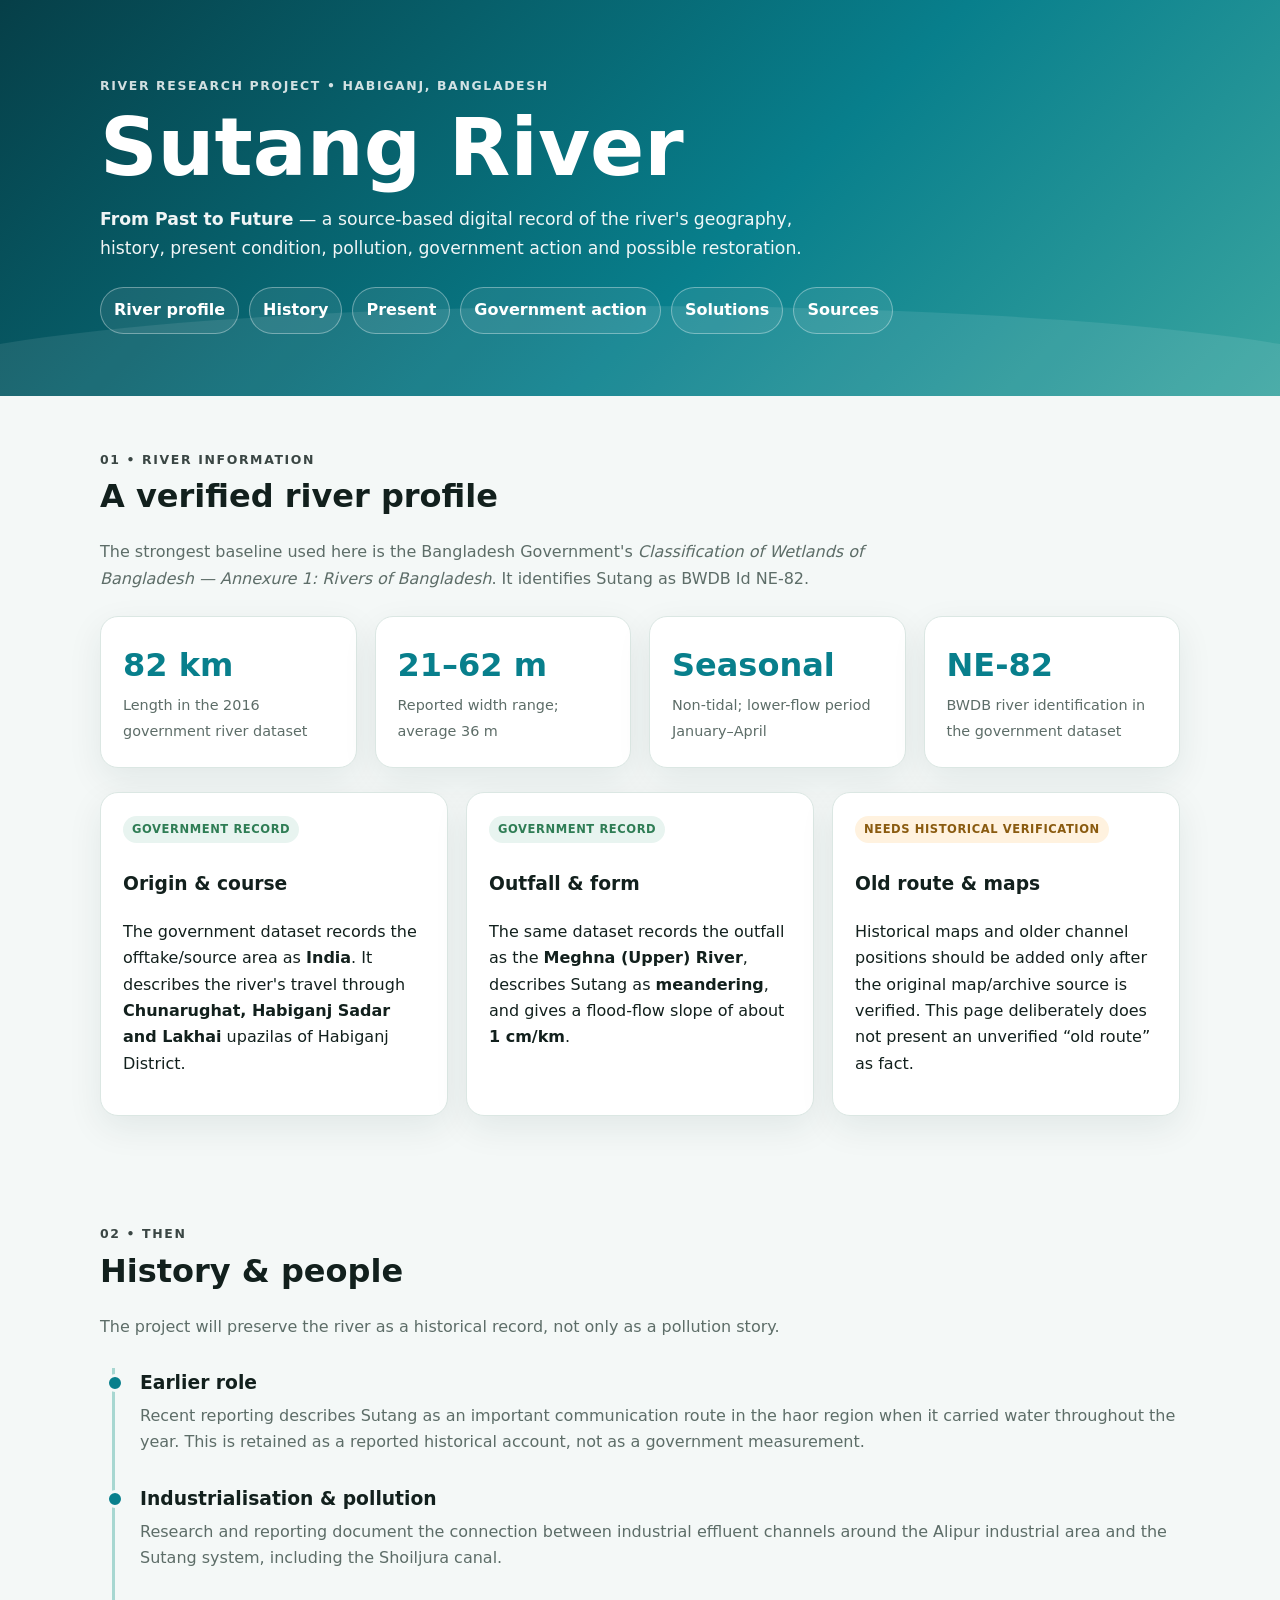
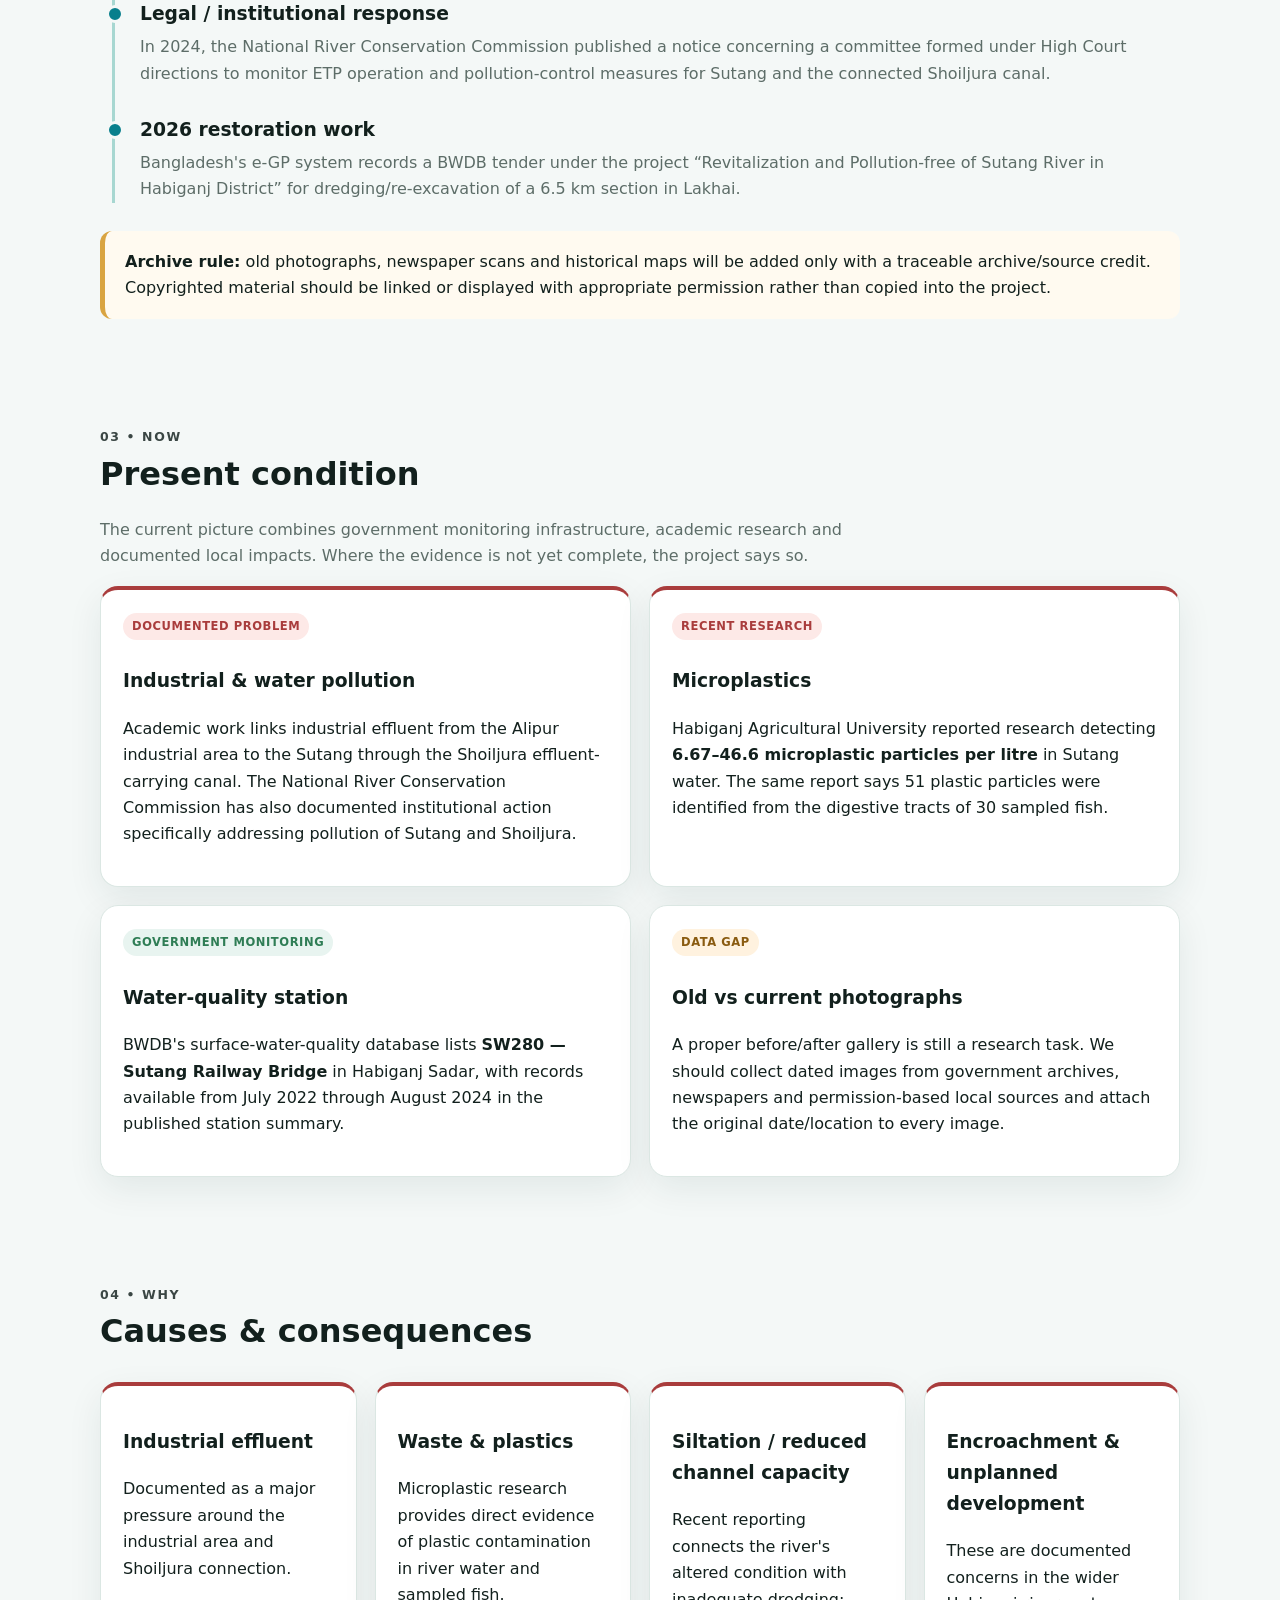
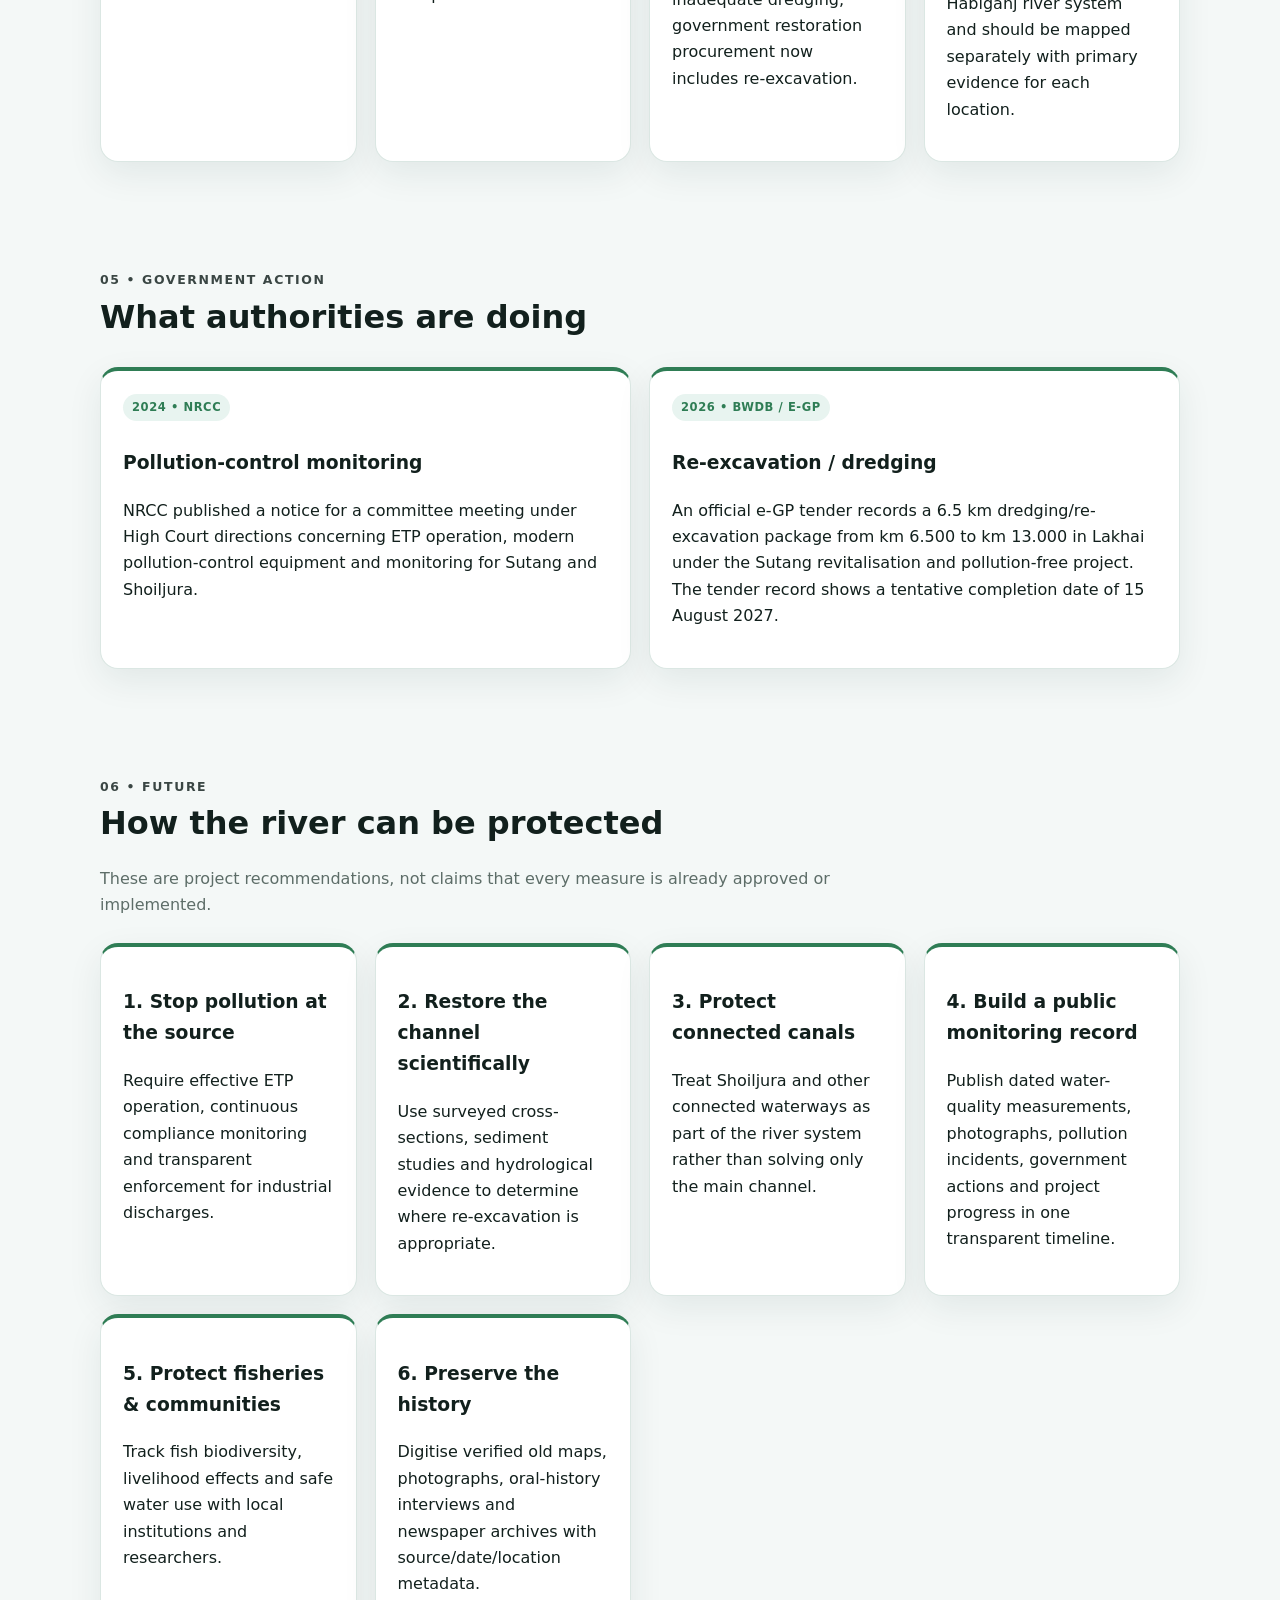
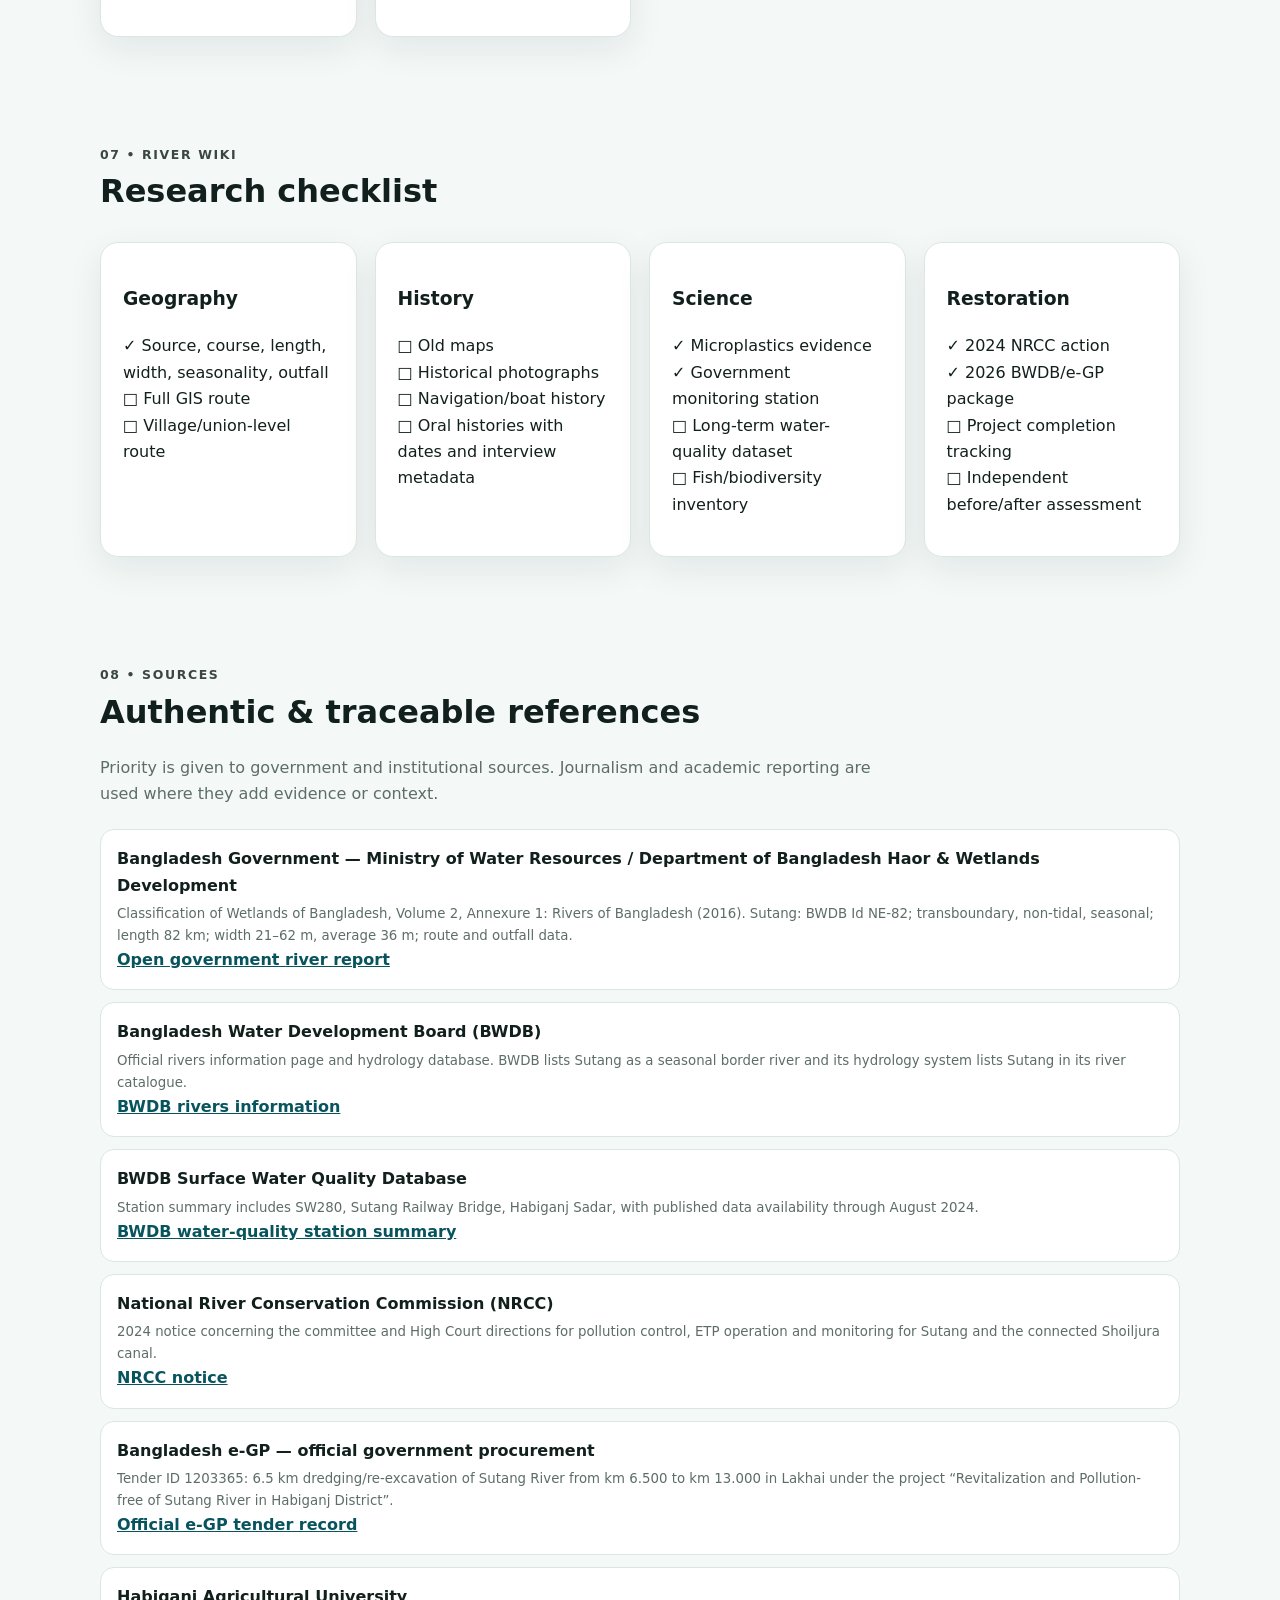
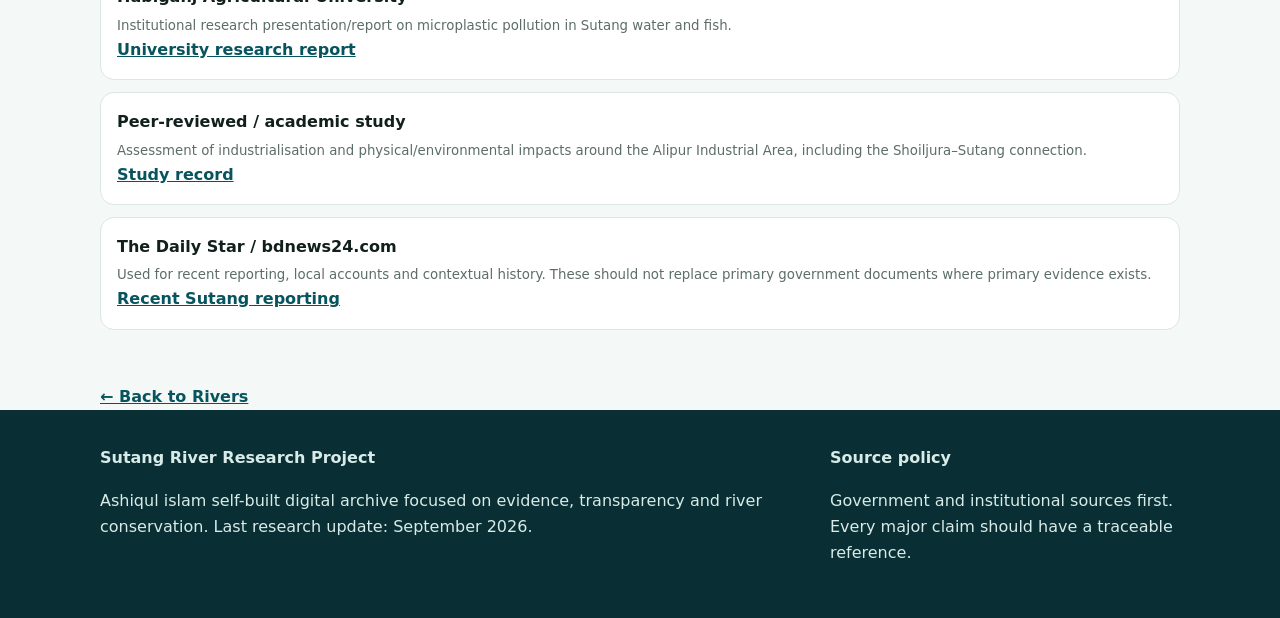
<file: sutang-river.html>
<!doctype html>
<html lang="en">
<head>
  <meta charset="utf-8">
  <meta name="viewport" content="width=device-width, initial-scale=1">
  <meta name="description" content="Sutang River research project — history, geography, present condition, pollution, government action and restoration.">
  <title>Sutang River — From Past to Future</title>
  <style>
    :root{--bg:#f4f8f7;--card:#fff;--ink:#12201d;--muted:#5d6d68;--line:#dbe7e3;--river:#087f8c;--deep:#07545e;--accent:#d9a441;--danger:#a93c3c;--good:#2f7d55;--shadow:0 12px 35px rgba(10,50,45,.08)}
    *{box-sizing:border-box} html{scroll-behavior:smooth}
    body{margin:0;font-family:system-ui,-apple-system,Segoe UI,Roboto,Arial,sans-serif;background:var(--bg);color:var(--ink);line-height:1.65}
    a{color:var(--deep);font-weight:650} .wrap{max-width:1120px;margin:auto;padding:0 20px}
    header{background:linear-gradient(135deg,#063f48,#087f8c 58%,#3aa5a0);color:#fff;padding:76px 0 62px;position:relative;overflow:hidden}
    header:after{content:"";position:absolute;inset:auto -10% -80px -10%;height:170px;background:rgba(255,255,255,.09);border-radius:50%}
    .eyebrow{letter-spacing:.13em;text-transform:uppercase;font-size:.78rem;font-weight:800;opacity:.82}
    h1{font-size:clamp(2.4rem,7vw,5rem);line-height:1.02;margin:10px 0 16px}
    .hero p{max-width:760px;font-size:1.08rem;opacity:.94}.hero-nav{display:flex;gap:10px;flex-wrap:wrap;margin-top:25px}
    .hero-nav a{color:#fff;text-decoration:none;border:1px solid rgba(255,255,255,.35);padding:9px 13px;border-radius:999px;background:rgba(255,255,255,.08)}
    section{padding:54px 0}.section-title{font-size:2rem;margin:0 0 8px}.lead{color:var(--muted);max-width:780px}
    .grid{display:grid;grid-template-columns:repeat(auto-fit,minmax(230px,1fr));gap:18px;margin-top:24px}
    .card{background:var(--card);border:1px solid var(--line);border-radius:18px;padding:22px;box-shadow:var(--shadow)}
    .stat{font-size:2rem;font-weight:850;color:var(--river);display:block}.label{font-size:.9rem;color:var(--muted)}
    .badge{display:inline-block;font-size:.72rem;font-weight:800;letter-spacing:.05em;text-transform:uppercase;border-radius:999px;padding:4px 9px;margin-bottom:8px;background:#e8f4f0;color:var(--good)}
    .badge.warn{background:#fff2df;color:#8a5b10}.badge.red{background:#fde9e7;color:var(--danger)}
    .timeline{border-left:3px solid #a7d7d1;margin:28px 0 0 12px;padding-left:25px}
    .event{position:relative;margin:0 0 28px}.event:before{content:"";position:absolute;left:-34px;top:6px;width:12px;height:12px;border-radius:50%;background:var(--river);border:3px solid var(--bg)}
    .event h3{margin:0 0 4px}.event p{margin:0;color:var(--muted)}
    .compare{display:grid;grid-template-columns:1fr 1fr;gap:18px}.compare .card{height:100%}
    .source-list{display:grid;gap:12px;margin-top:22px}.source{background:#fff;border:1px solid var(--line);padding:16px;border-radius:14px}
    .source small{display:block;color:var(--muted);margin-top:4px}
    .notice{border-left:5px solid var(--accent);background:#fffaf0;padding:18px 20px;border-radius:12px;margin-top:22px}
    .problem{border-top:4px solid var(--danger)} .solution{border-top:4px solid var(--good)}
    footer{background:#092f34;color:#d8ebe8;padding:35px 0}.footer-grid{display:grid;grid-template-columns:2fr 1fr;gap:30px}
    @media(max-width:700px){.compare,.footer-grid{grid-template-columns:1fr}section{padding:40px 0}}
  </style>
</head>
<body>
<header>
  <div class="wrap hero">
    <div class="eyebrow">River Research Project • Habiganj, Bangladesh</div>
    <h1>Sutang River</h1>
    <p><strong>From Past to Future</strong> — a source-based digital record of the river's geography, history, present condition, pollution, government action and possible restoration.</p>
    <div class="hero-nav">
      <a href="#profile">River profile</a><a href="#history">History</a><a href="#present">Present</a>
      <a href="#action">Government action</a><a href="#solutions">Solutions</a><a href="#sources">Sources</a>
    </div>
  </div>
</header>

<main class="wrap">
  <section id="profile">
    <div class="eyebrow">01 • River information</div>
    <h2 class="section-title">A verified river profile</h2>
    <p class="lead">The strongest baseline used here is the Bangladesh Government's <em>Classification of Wetlands of Bangladesh — Annexure 1: Rivers of Bangladesh</em>. It identifies Sutang as BWDB Id NE-82.</p>
    <div class="grid">
      <div class="card"><span class="stat">82 km</span><span class="label">Length in the 2016 government river dataset</span></div>
      <div class="card"><span class="stat">21–62 m</span><span class="label">Reported width range; average 36 m</span></div>
      <div class="card"><span class="stat">Seasonal</span><span class="label">Non-tidal; lower-flow period January–April</span></div>
      <div class="card"><span class="stat">NE-82</span><span class="label">BWDB river identification in the government dataset</span></div>
    </div>
    <div class="grid">
      <div class="card">
        <span class="badge">Government record</span>
        <h3>Origin & course</h3>
        <p>The government dataset records the offtake/source area as <strong>India</strong>. It describes the river's travel through <strong>Chunarughat, Habiganj Sadar and Lakhai</strong> upazilas of Habiganj District.</p>
      </div>
      <div class="card">
        <span class="badge">Government record</span>
        <h3>Outfall & form</h3>
        <p>The same dataset records the outfall as the <strong>Meghna (Upper) River</strong>, describes Sutang as <strong>meandering</strong>, and gives a flood-flow slope of about <strong>1 cm/km</strong>.</p>
      </div>
      <div class="card">
        <span class="badge warn">Needs historical verification</span>
        <h3>Old route & maps</h3>
        <p>Historical maps and older channel positions should be added only after the original map/archive source is verified. This page deliberately does not present an unverified “old route” as fact.</p>
      </div>
    </div>
  </section>

  <section id="history">
    <div class="eyebrow">02 • Then</div>
    <h2 class="section-title">History & people</h2>
    <p class="lead">The project will preserve the river as a historical record, not only as a pollution story.</p>
    <div class="timeline">
      <div class="event">
        <h3>Earlier role</h3>
        <p>Recent reporting describes Sutang as an important communication route in the haor region when it carried water throughout the year. This is retained as a reported historical account, not as a government measurement.</p>
      </div>
      <div class="event">
        <h3>Industrialisation & pollution</h3>
        <p>Research and reporting document the connection between industrial effluent channels around the Alipur industrial area and the Sutang system, including the Shoiljura canal.</p>
      </div>
      <div class="event">
        <h3>Legal / institutional response</h3>
        <p>In 2024, the National River Conservation Commission published a notice concerning a committee formed under High Court directions to monitor ETP operation and pollution-control measures for Sutang and the connected Shoiljura canal.</p>
      </div>
      <div class="event">
        <h3>2026 restoration work</h3>
        <p>Bangladesh's e-GP system records a BWDB tender under the project “Revitalization and Pollution-free of Sutang River in Habiganj District” for dredging/re-excavation of a 6.5 km section in Lakhai.</p>
      </div>
    </div>
    <div class="notice"><strong>Archive rule:</strong> old photographs, newspaper scans and historical maps will be added only with a traceable archive/source credit. Copyrighted material should be linked or displayed with appropriate permission rather than copied into the project.</div>
  </section>

  <section id="present">
    <div class="eyebrow">03 • Now</div>
    <h2 class="section-title">Present condition</h2>
    <p class="lead">The current picture combines government monitoring infrastructure, academic research and documented local impacts. Where the evidence is not yet complete, the project says so.</p>
    <div class="compare">
      <div class="card problem">
        <span class="badge red">Documented problem</span>
        <h3>Industrial & water pollution</h3>
        <p>Academic work links industrial effluent from the Alipur industrial area to the Sutang through the Shoiljura effluent-carrying canal. The National River Conservation Commission has also documented institutional action specifically addressing pollution of Sutang and Shoiljura.</p>
      </div>
      <div class="card problem">
        <span class="badge red">Recent research</span>
        <h3>Microplastics</h3>
        <p>Habiganj Agricultural University reported research detecting <strong>6.67–46.6 microplastic particles per litre</strong> in Sutang water. The same report says 51 plastic particles were identified from the digestive tracts of 30 sampled fish.</p>
      </div>
      <div class="card">
        <span class="badge">Government monitoring</span>
        <h3>Water-quality station</h3>
        <p>BWDB's surface-water-quality database lists <strong>SW280 — Sutang Railway Bridge</strong> in Habiganj Sadar, with records available from July 2022 through August 2024 in the published station summary.</p>
      </div>
      <div class="card">
        <span class="badge warn">Data gap</span>
        <h3>Old vs current photographs</h3>
        <p>A proper before/after gallery is still a research task. We should collect dated images from government archives, newspapers and permission-based local sources and attach the original date/location to every image.</p>
      </div>
    </div>
  </section>

  <section id="causes">
    <div class="eyebrow">04 • Why</div>
    <h2 class="section-title">Causes & consequences</h2>
    <div class="grid">
      <div class="card problem"><h3>Industrial effluent</h3><p>Documented as a major pressure around the industrial area and Shoiljura connection.</p></div>
      <div class="card problem"><h3>Waste & plastics</h3><p>Microplastic research provides direct evidence of plastic contamination in river water and sampled fish.</p></div>
      <div class="card problem"><h3>Siltation / reduced channel capacity</h3><p>Recent reporting connects the river's altered condition with inadequate dredging; government restoration procurement now includes re-excavation.</p></div>
      <div class="card problem"><h3>Encroachment & unplanned development</h3><p>These are documented concerns in the wider Habiganj river system and should be mapped separately with primary evidence for each location.</p></div>
    </div>
  </section>

  <section id="action">
    <div class="eyebrow">05 • Government action</div>
    <h2 class="section-title">What authorities are doing</h2>
    <div class="grid">
      <div class="card solution">
        <span class="badge">2024 • NRCC</span>
        <h3>Pollution-control monitoring</h3>
        <p>NRCC published a notice for a committee meeting under High Court directions concerning ETP operation, modern pollution-control equipment and monitoring for Sutang and Shoiljura.</p>
      </div>
      <div class="card solution">
        <span class="badge">2026 • BWDB / e-GP</span>
        <h3>Re-excavation / dredging</h3>
        <p>An official e-GP tender records a 6.5 km dredging/re-excavation package from km 6.500 to km 13.000 in Lakhai under the Sutang revitalisation and pollution-free project. The tender record shows a tentative completion date of 15 August 2027.</p>
      </div>
    </div>
  </section>

  <section id="solutions">
    <div class="eyebrow">06 • Future</div>
    <h2 class="section-title">How the river can be protected</h2>
    <p class="lead">These are project recommendations, not claims that every measure is already approved or implemented.</p>
    <div class="grid">
      <div class="card solution"><h3>1. Stop pollution at the source</h3><p>Require effective ETP operation, continuous compliance monitoring and transparent enforcement for industrial discharges.</p></div>
      <div class="card solution"><h3>2. Restore the channel scientifically</h3><p>Use surveyed cross-sections, sediment studies and hydrological evidence to determine where re-excavation is appropriate.</p></div>
      <div class="card solution"><h3>3. Protect connected canals</h3><p>Treat Shoiljura and other connected waterways as part of the river system rather than solving only the main channel.</p></div>
      <div class="card solution"><h3>4. Build a public monitoring record</h3><p>Publish dated water-quality measurements, photographs, pollution incidents, government actions and project progress in one transparent timeline.</p></div>
      <div class="card solution"><h3>5. Protect fisheries & communities</h3><p>Track fish biodiversity, livelihood effects and safe water use with local institutions and researchers.</p></div>
      <div class="card solution"><h3>6. Preserve the history</h3><p>Digitise verified old maps, photographs, oral-history interviews and newspaper archives with source/date/location metadata.</p></div>
    </div>
  </section>

  <section id="wiki">
    <div class="eyebrow">07 • River Wiki</div>
    <h2 class="section-title">Research checklist</h2>
    <div class="grid">
      <div class="card"><h3>Geography</h3><p>✓ Source, course, length, width, seasonality, outfall<br>□ Full GIS route<br>□ Village/union-level route</p></div>
      <div class="card"><h3>History</h3><p>□ Old maps<br>□ Historical photographs<br>□ Navigation/boat history<br>□ Oral histories with dates and interview metadata</p></div>
      <div class="card"><h3>Science</h3><p>✓ Microplastics evidence<br>✓ Government monitoring station<br>□ Long-term water-quality dataset<br>□ Fish/biodiversity inventory</p></div>
      <div class="card"><h3>Restoration</h3><p>✓ 2024 NRCC action<br>✓ 2026 BWDB/e-GP package<br>□ Project completion tracking<br>□ Independent before/after assessment</p></div>
    </div>
  </section>

  <section id="sources">
    <div class="eyebrow">08 • Sources</div>
    <h2 class="section-title">Authentic & traceable references</h2>
    <p class="lead">Priority is given to government and institutional sources. Journalism and academic reporting are used where they add evidence or context.</p>
    <div class="source-list">
      <div class="source"><strong>Bangladesh Government — Ministry of Water Resources / Department of Bangladesh Haor & Wetlands Development</strong><small>Classification of Wetlands of Bangladesh, Volume 2, Annexure 1: Rivers of Bangladesh (2016). Sutang: BWDB Id NE-82; transboundary, non-tidal, seasonal; length 82 km; width 21–62 m, average 36 m; route and outfall data.</small><a href="https://objectstorage.ap-dcc-gazipur-1.oraclecloud15.com/n/axvjbnqprylg/b/V2Ministry/o/office-dbhwd/2024/12/e9a8457ccc494cc4b5953a8d8a6fd319.pdf" target="_blank" rel="noopener">Open government river report</a></div>
      <div class="source"><strong>Bangladesh Water Development Board (BWDB)</strong><small>Official rivers information page and hydrology database. BWDB lists Sutang as a seasonal border river and its hydrology system lists Sutang in its river catalogue.</small><a href="https://www.bwdb.gov.bd/rivers-information" target="_blank" rel="noopener">BWDB rivers information</a></div>
      <div class="source"><strong>BWDB Surface Water Quality Database</strong><small>Station summary includes SW280, Sutang Railway Bridge, Habiganj Sadar, with published data availability through August 2024.</small><a href="https://www.hydrology.bwdb.gov.bd/includes/surface_water_quality_print.php?dist=&river=" target="_blank" rel="noopener">BWDB water-quality station summary</a></div>
      <div class="source"><strong>National River Conservation Commission (NRCC)</strong><small>2024 notice concerning the committee and High Court directions for pollution control, ETP operation and monitoring for Sutang and the connected Shoiljura canal.</small><a href="https://nrcc.gov.bd/site/notices/a8583f83-9f0a-41ff-b689-c9933de68427/" target="_blank" rel="noopener">NRCC notice</a></div>
      <div class="source"><strong>Bangladesh e-GP — official government procurement</strong><small>Tender ID 1203365: 6.5 km dredging/re-excavation of Sutang River from km 6.500 to km 13.000 in Lakhai under the project “Revitalization and Pollution-free of Sutang River in Habiganj District”.</small><a href="https://www.eprocure.gov.bd/resources/common/ViewTender.jsp?TenderCancel=false&id=1203365" target="_blank" rel="noopener">Official e-GP tender record</a></div>
      <div class="source"><strong>Habiganj Agricultural University</strong><small>Institutional research presentation/report on microplastic pollution in Sutang water and fish.</small><a href="https://hau.ac.bd/news/60" target="_blank" rel="noopener">University research report</a></div>
      <div class="source"><strong>Peer-reviewed / academic study</strong><small>Assessment of industrialisation and physical/environmental impacts around the Alipur Industrial Area, including the Shoiljura–Sutang connection.</small><a href="https://www.researchgate.net/publication/357213407_An_Assessment_of_the_Impact_of_Industrialization_on_Physical_Environment_and_Socio-economic_Conditions_around_the_Alipur_Industrial_Area_Bangladesh" target="_blank" rel="noopener">Study record</a></div>
      <div class="source"><strong>The Daily Star / bdnews24.com</strong><small>Used for recent reporting, local accounts and contextual history. These should not replace primary government documents where primary evidence exists.</small><a href="https://www.thedailystar.net/news/bangladesh/news/microplastics-detected-sutang-river-466-particles-litre-study-4128341" target="_blank" rel="noopener">Recent Sutang reporting</a></div>
    </div>
  </section>
 <!-- Back button -->
    <a class="back-button" href="index.html#rivers">
      ← Back to Rivers
    </a>
</main>

<footer>
  <div class="wrap footer-grid">
    <div><strong>Sutang River Research Project</strong><p>Ashiqul islam self-built digital archive focused on evidence, transparency and river conservation. Last research update: September 2026.</p></div>
    <div><strong>Source policy</strong><p>Government and institutional sources first. Every major claim should have a traceable reference.</p></div>
  </div>
</footer>
</body>
</html>
</file>
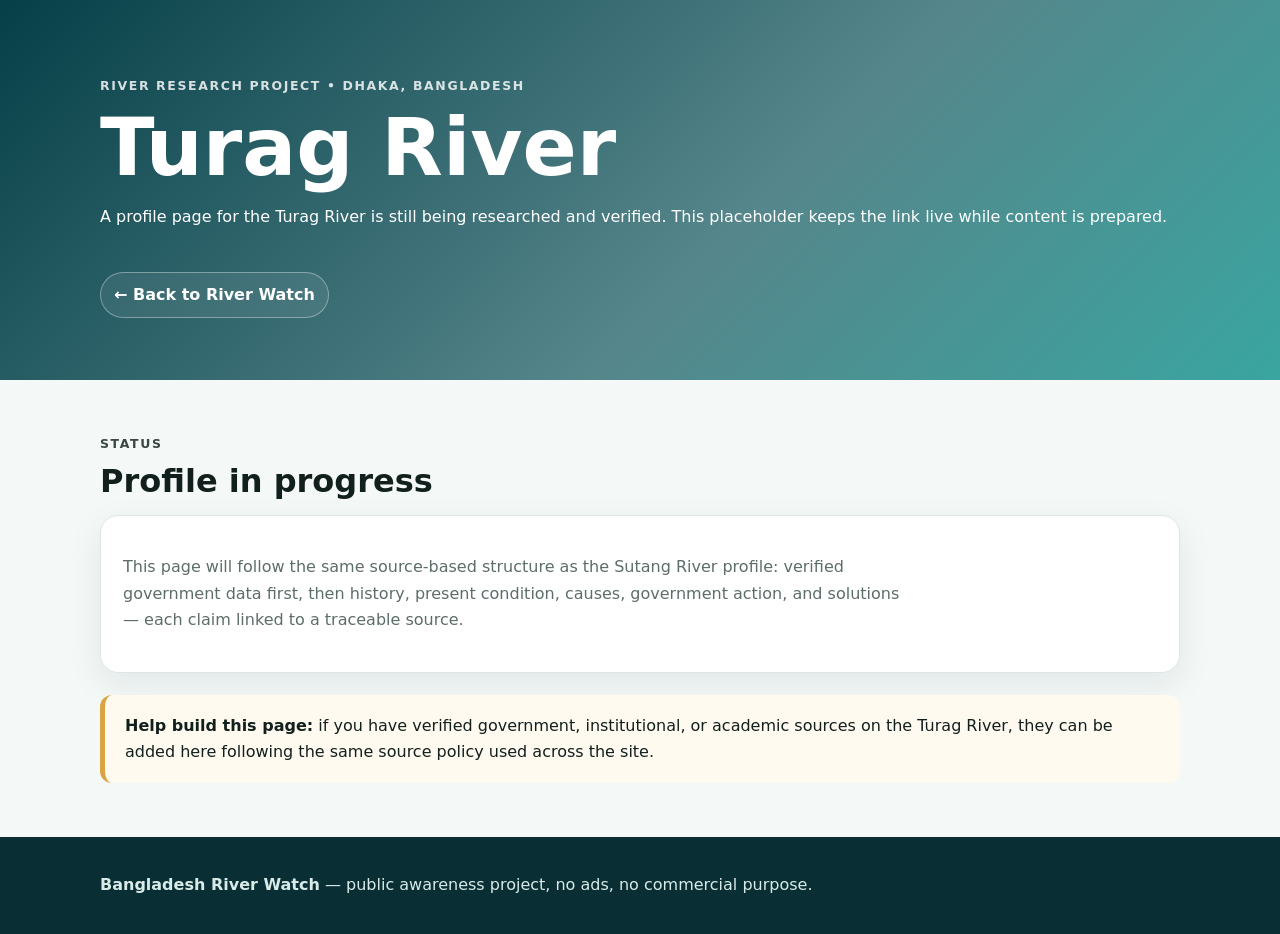
<file: turag-river.html>
<!doctype html>
<html lang="en">
<head>
  <meta charset="utf-8">
  <meta name="viewport" content="width=device-width, initial-scale=1">
  <meta name="description" content="Turag River research project — profile, history, present condition, and restoration status.">
  <title>Turag River — River Watch</title>
  <style>
    :root{--bg:#f4f8f7;--card:#fff;--ink:#12201d;--muted:#5d6d68;--line:#dbe7e3;--river:#087f8c;--deep:#07545e;--accent:#d9a441;--shadow:0 12px 35px rgba(10,50,45,.08)}
    *{box-sizing:border-box} html{scroll-behavior:smooth}
    body{margin:0;font-family:system-ui,-apple-system,Segoe UI,Roboto,Arial,sans-serif;background:var(--bg);color:var(--ink);line-height:1.65}
    a{color:var(--deep);font-weight:650} .wrap{max-width:1120px;margin:auto;padding:0 20px}
    header{background:linear-gradient(135deg,#063f48,#55868b 58%,#3aa5a0);color:#fff;padding:76px 0 62px}
    .eyebrow{letter-spacing:.13em;text-transform:uppercase;font-size:.78rem;font-weight:800;opacity:.82}
    h1{font-size:clamp(2.4rem,7vw,5rem);line-height:1.02;margin:10px 0 16px}
    .hero p{max-width:760px;font-size:1.08rem;opacity:.94}
    .back{display:inline-block;margin-top:25px;color:#fff;text-decoration:none;border:1px solid rgba(255,255,255,.35);padding:9px 13px;border-radius:999px;background:rgba(255,255,255,.08)}
    section{padding:54px 0}.section-title{font-size:2rem;margin:0 0 8px}.lead{color:var(--muted);max-width:780px}
    .card{background:var(--card);border:1px solid var(--line);border-radius:18px;padding:22px;box-shadow:var(--shadow)}
    .notice{border-left:5px solid var(--accent);background:#fffaf0;padding:18px 20px;border-radius:12px;margin-top:22px}
    footer{background:#092f34;color:#d8ebe8;padding:35px 0}
  </style>
</head>
<body>
<header>
  <div class="wrap">
    <div class="eyebrow">River Research Project • Dhaka, Bangladesh</div>
    <h1>Turag River</h1>
    <p>A profile page for the Turag River is still being researched and verified. This placeholder keeps the link live while content is prepared.</p>
    <a class="back" href="index.html">← Back to River Watch</a>
  </div>
</header>
<main class="wrap">
  <section>
    <div class="eyebrow">Status</div>
    <h2 class="section-title">Profile in progress</h2>
    <div class="card">
      <p class="lead">This page will follow the same source-based structure as the Sutang River profile: verified government data first, then history, present condition, causes, government action, and solutions — each claim linked to a traceable source.</p>
    </div>
    <div class="notice">
      <strong>Help build this page:</strong> if you have verified government, institutional, or academic sources on the Turag River, they can be added here following the same source policy used across the site.
    </div>
  </section>
</main>
<footer>
  <div class="wrap"><strong>Bangladesh River Watch</strong> — public awareness project, no ads, no commercial purpose.</div>
</footer>
</body>
</html>
</file>
<file: style.css>
* { box-sizing: border-box; }
:root {
  --green: #087f5b;
  --dark: #10231d;
  --light: #f4faf7;
  --muted: #60736b;
  --card: #ffffff;
  --border: #dcebe4;
}
html { scroll-behavior: smooth; }
body {
  margin: 0;
  font-family: Arial, Helvetica, sans-serif;
  color: var(--dark);
  background: #fbfefd;
  line-height: 1.6;
}
.container { width: min(1120px, 92%); margin: auto; }
.site-header {
  position: sticky; top: 0; z-index: 10;
  background: rgba(255,255,255,.94);
  backdrop-filter: blur(10px);
  border-bottom: 1px solid var(--border);
}
.nav { height: 68px; display: flex; align-items: center; justify-content: space-between; }
.logo { color: var(--dark); text-decoration: none; font-weight: 800; font-size: 1.05rem; }
.nav-links { display: flex; gap: 24px; }
.nav-links a { color: var(--muted); text-decoration: none; font-weight: 600; }
.nav-links a:hover { color: var(--green); }

.hero {
  padding: 82px 0;
  background: linear-gradient(135deg, #effaf5, #fff);
}
.hero-grid { display: grid; grid-template-columns: 1.05fr .95fr; gap: 55px; align-items: center; }
.eyebrow { color: var(--green); font-size: .78rem; font-weight: 800; letter-spacing: .13em; }
h1 { font-size: clamp(2.5rem, 6vw, 4.8rem); line-height: 1.02; margin: 14px 0 20px; }
h2 { font-size: clamp(2rem, 4vw, 3rem); line-height: 1.1; margin: 8px 0 24px; }
.hero-text { color: var(--muted); font-size: 1.15rem; max-width: 620px; }
.buttons { display: flex; gap: 12px; margin-top: 28px; flex-wrap: wrap; }
.btn { padding: 12px 18px; border-radius: 10px; text-decoration: none; font-weight: 800; }
.primary { background: var(--green); color: white; }
.secondary { border: 1px solid #bcd5cb; color: var(--dark); background: white; }

.river-art {
  min-height: 390px; border-radius: 28px; overflow: hidden; position: relative;
  background: linear-gradient(#bde6f4 0 42%, #cfe8b8 42% 58%, #65b9d0 58%);
  box-shadow: 0 25px 70px rgba(16, 55, 43, .15);
}
.sun { position:absolute; width:80px; height:80px; border-radius:50%; background:#ffd66b; top:45px; right:60px; }
.hill { position:absolute; background:#75a86d; width:70%; height:170px; border-radius:50% 50% 0 0; bottom:125px; }
.h1 { left:-15%; } .h2 { right:-20%; background:#62935f; }
.water { position:absolute; left:0; right:0; bottom:0; height:170px; background:linear-gradient(155deg,#48a7c4,#167c9c); clip-path: polygon(0 35%,35% 10%,70% 55%,100% 25%,100% 100%,0 100%); }
.boat { position:absolute; font-size:45px; left:48%; top:51%; }
.tree { position:absolute; font-size:55px; bottom:105px; }
.t1 { left:12%; } .t2 { right:8%; }

.section { padding: 85px 0; }
.section-heading { display:flex; justify-content:space-between; align-items:end; gap:20px; margin-bottom:30px; }
.search { width:260px; max-width:100%; padding:13px 15px; border:1px solid var(--border); border-radius:10px; font-size:1rem; }
.river-grid { display:grid; grid-template-columns:repeat(3, 1fr); gap:20px; }
.river-card {
  background:var(--card); border:1px solid var(--border); border-radius:18px;
  padding:24px; box-shadow:0 8px 30px rgba(20,60,45,.05);
}
.river-card h3 { margin:8px 0; font-size:1.35rem; }
.status { display:inline-block; padding:5px 9px; border-radius:99px; background:#fff1c9; font-size:.75rem; font-weight:800; }
.river-card p { color:var(--muted); }
.note { color:var(--muted); font-size:.9rem; margin-top:22px; }
.mission { background:#eef8f3; }
.mission-grid { display:grid; grid-template-columns:repeat(3,1fr); gap:20px; }
.mission-grid article { background:white; border-radius:18px; padding:26px; border:1px solid var(--border); }
.mission-grid span { font-size:2rem; }
.mission-grid h3 { margin-bottom:5px; }
.mission-grid p, .source-text { color:var(--muted); }
.source-text { max-width:780px; font-size:1.08rem; }
.source-box { margin-top:25px; max-width:780px; padding:20px; border-left:4px solid var(--green); background:#f1f8f5; }
.source-box p { margin-bottom:0; color:var(--muted); }
footer { background:var(--dark); color:white; padding:28px 0; }
.footer-content { display:flex; justify-content:space-between; gap:20px; flex-wrap:wrap; }
footer span { color:#b8cbc3; }

@media (max-width: 800px) {
  .hero-grid, .river-grid, .mission-grid { grid-template-columns:1fr; }
  .hero { padding:55px 0; }
  .section-heading { align-items:stretch; flex-direction:column; }
  .nav-links { gap:12px; }
  .river-art { min-height:300px; }
}
.hero-image{
display:blaock;
  width:100%;
  height:400px;
  object-fit:cover;
  border-radius:0;
  margin:0;
}
</file>
